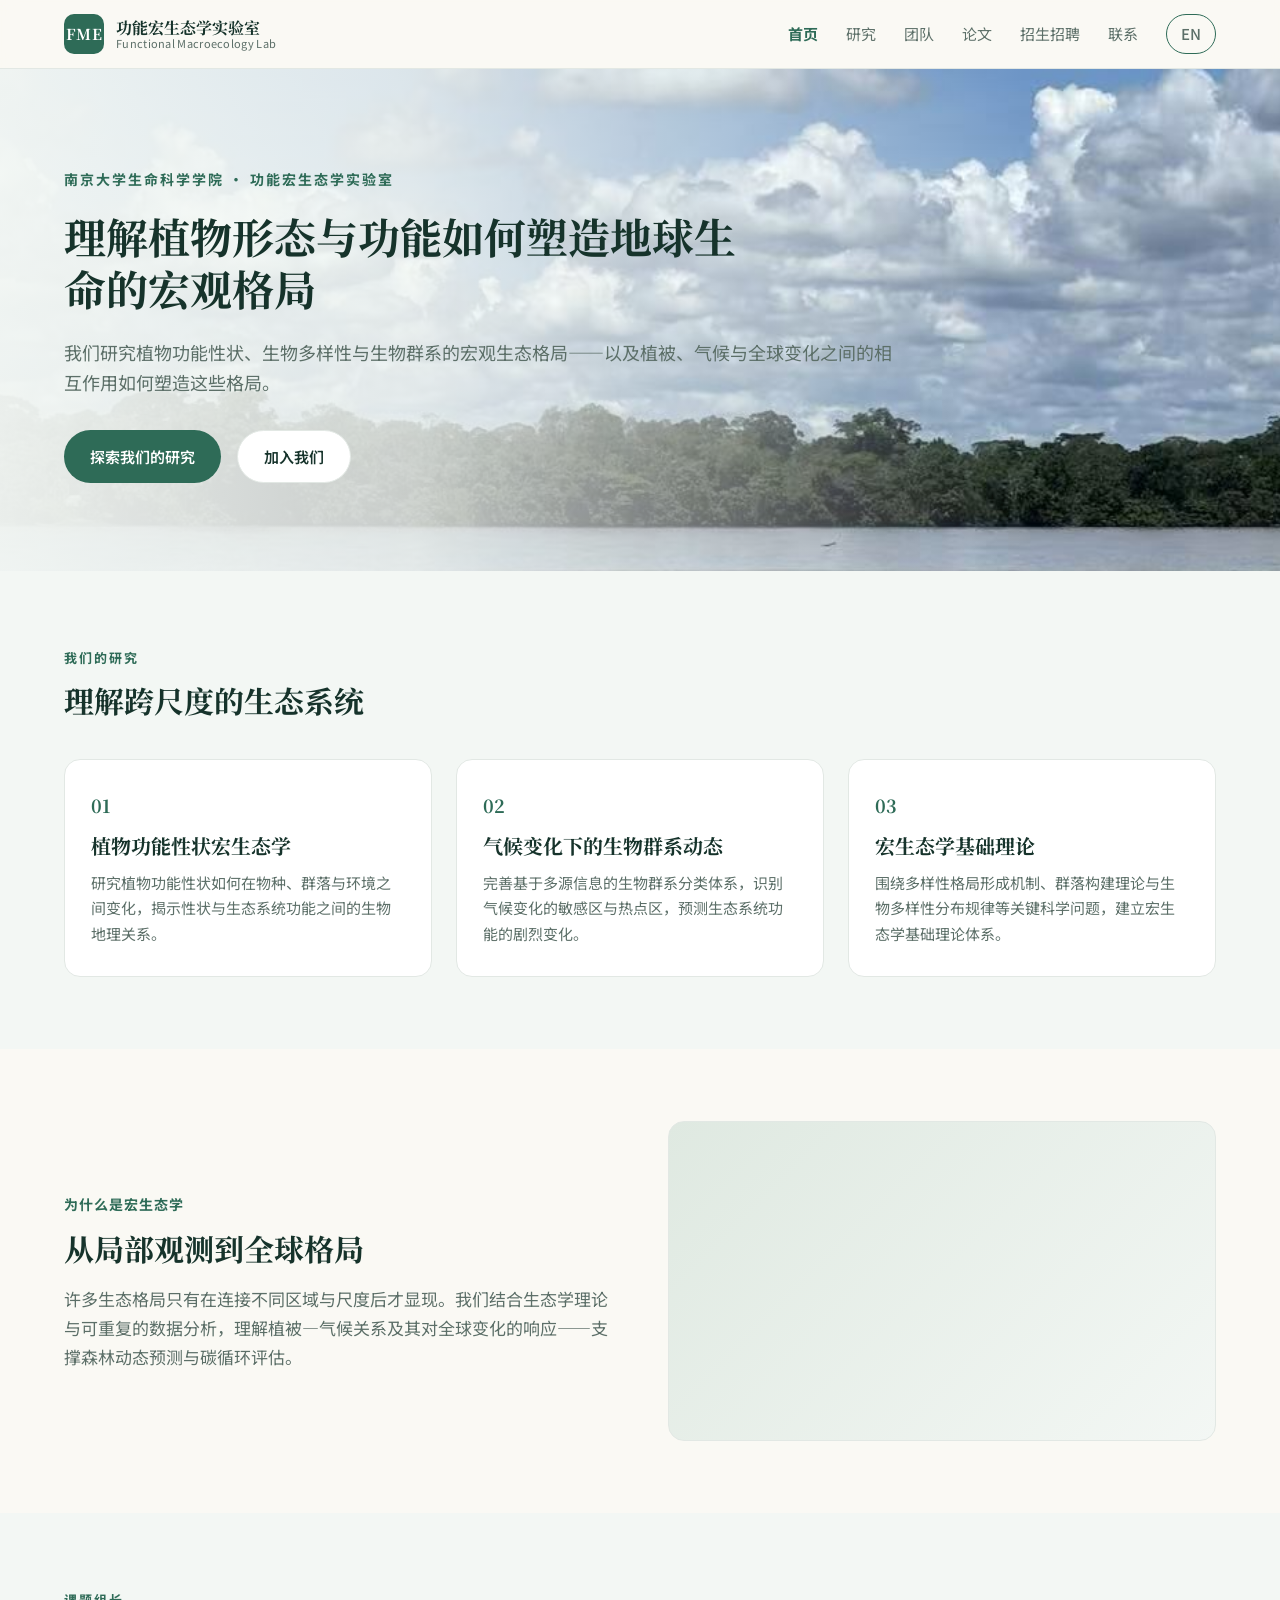
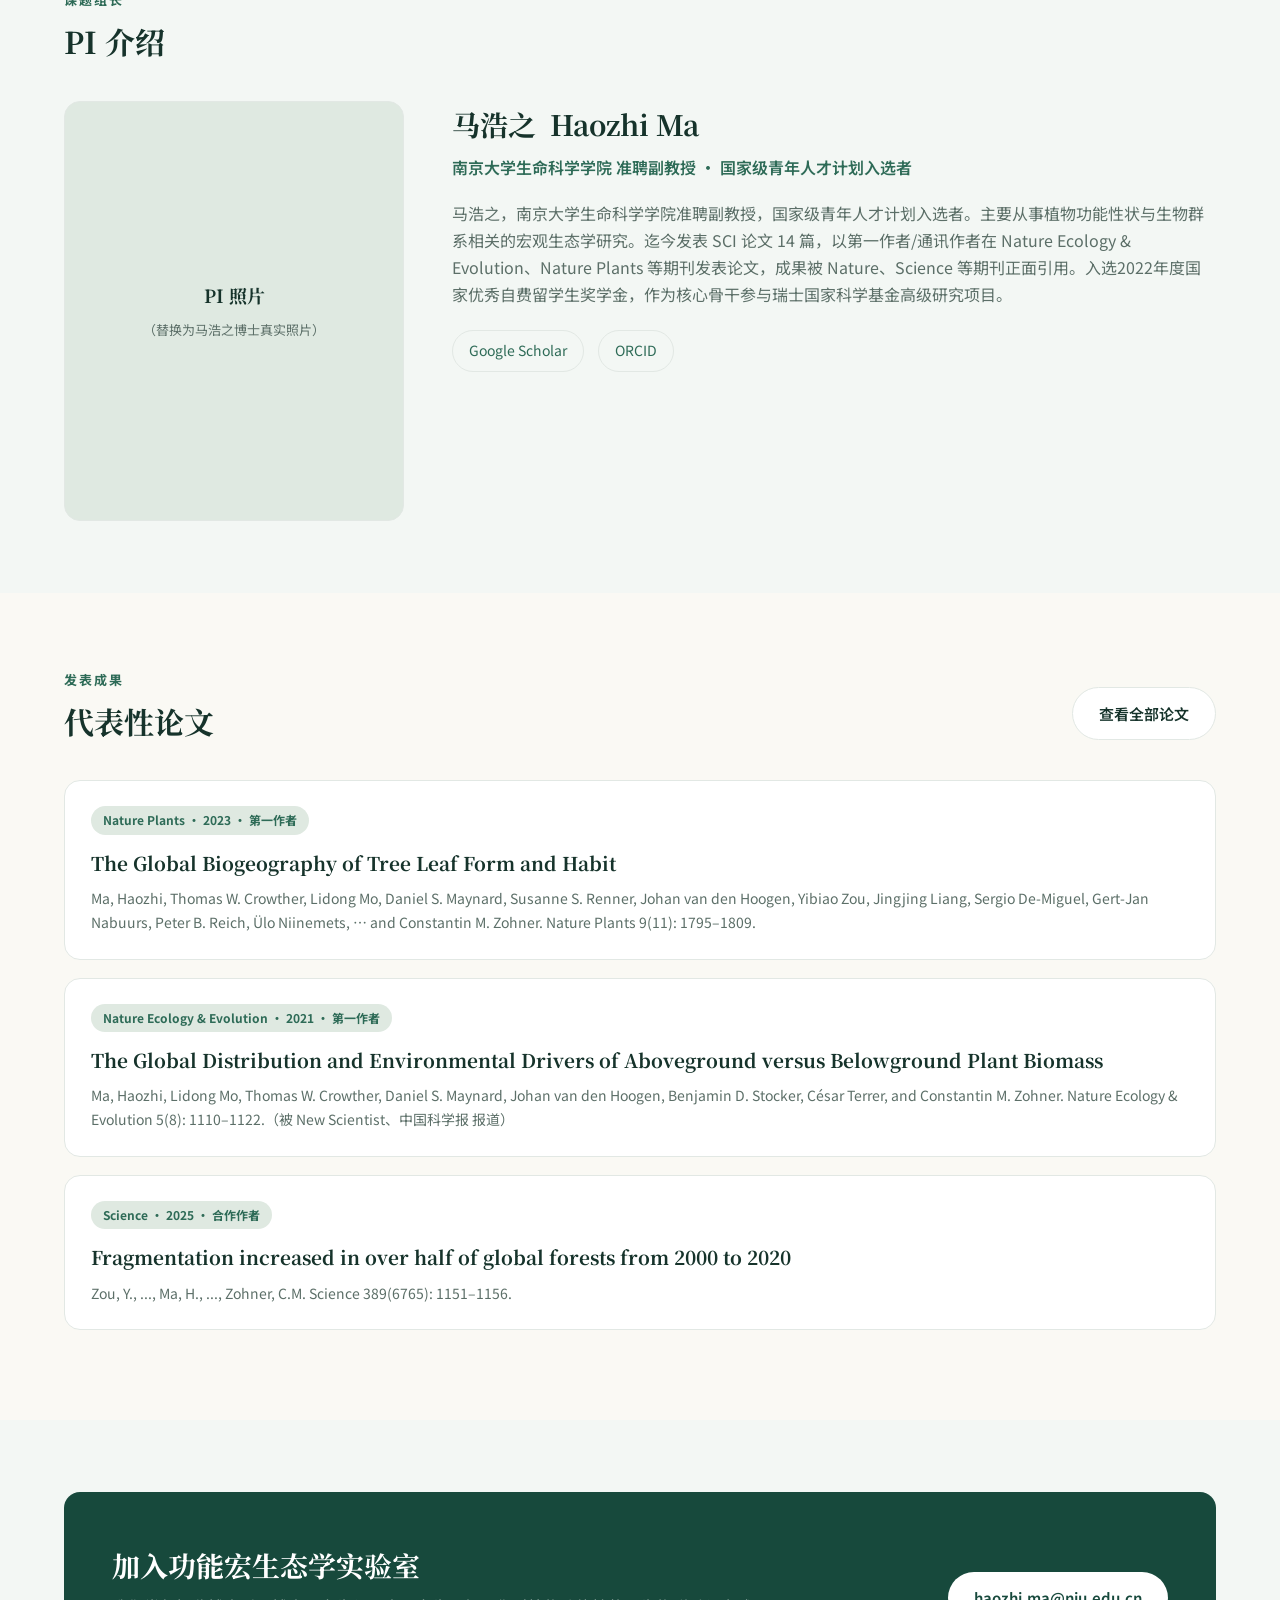
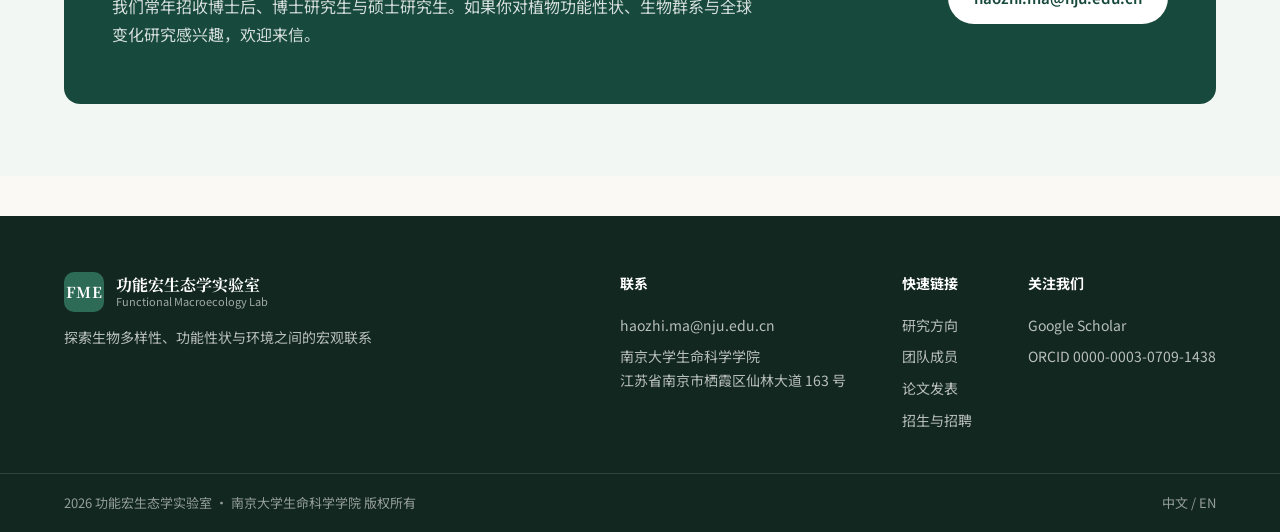
<file: index.html>
<!doctype html>
<html lang="zh-CN">
<head>
  <meta charset="utf-8">
  <meta name="viewport" content="width=device-width, initial-scale=1">
  <title>功能宏生态学实验室 · 南京大学生命科学学院</title>
  <meta name="description" content="功能宏生态学实验室（FME Lab）位于南京大学生命科学学院，研究植物功能性状、生物多样性与生物群系的宏观生态学。">
  <link rel="preconnect" href="https://fonts.googleapis.com">
  <link rel="stylesheet" href="https://fonts.googleapis.com/css2?family=Noto+Serif+SC:wght@600;700&family=Noto+Sans+SC:wght@400;500;700&display=swap">
  <link rel="stylesheet" href="css/styles.css">
</head>
<body>
  <header class="site-header">
    <div class="header-inner">
      <a class="brand" href="index.html">
        <div class="logo-mark">FME</div>
        <div class="brand-name">
          <span class="brand-zh">功能宏生态学实验室</span>
          <span class="brand-en">Functional Macroecology Lab</span>
        </div>
      </a>
      <nav class="nav">
        <a href="index.html" class="active">首页</a>
        <a href="research.html">研究</a>
        <a href="people.html">团队</a>
        <a href="publications.html">论文</a>
        <a href="join.html">招生招聘</a>
        <a href="contact.html">联系</a>
        <a class="lang-switch" href="en/index.html">EN</a>
      </nav>
    </div>
  </header>

  <main>
    <section class="hero">
      <div class="container">
        <span class="hero-eyebrow">南京大学生命科学学院 · 功能宏生态学实验室</span>
        <h1 class="hero-h1">理解植物形态与功能如何塑造地球生命的宏观格局</h1>
        <p class="hero-lead">我们研究植物功能性状、生物多样性与生物群系的宏观生态格局——以及植被、气候与全球变化之间的相互作用如何塑造这些格局。</p>
        <div class="cta-row">
          <a class="btn btn-primary" href="research.html">探索我们的研究</a>
          <a class="btn btn-secondary" href="join.html">加入我们</a>
        </div>
      </div>
    </section>

    <section class="section section--mist">
      <div class="container">
        <div class="section-head">
          <span class="section-eyebrow">我们的研究</span>
          <h2 class="section-h2">理解跨尺度的生态系统</h2>
        </div>
        <div class="grid-3">
          <div class="card">
            <div class="card-num">01</div>
            <h3 class="card-h3">植物功能性状宏生态学</h3>
            <p class="card-body">研究植物功能性状如何在物种、群落与环境之间变化，揭示性状与生态系统功能之间的生物地理关系。</p>
          </div>
          <div class="card">
            <div class="card-num">02</div>
            <h3 class="card-h3">气候变化下的生物群系动态</h3>
            <p class="card-body">完善基于多源信息的生物群系分类体系，识别气候变化的敏感区与热点区，预测生态系统功能的剧烈变化。</p>
          </div>
          <div class="card">
            <div class="card-num">03</div>
            <h3 class="card-h3">宏生态学基础理论</h3>
            <p class="card-body">围绕多样性格局形成机制、群落构建理论与生物多样性分布规律等关键科学问题，建立宏生态学基础理论体系。</p>
          </div>
        </div>
      </div>
    </section>

    <section class="section section--cream">
      <div class="container">
        <div class="split">
          <div>
            <span class="split-eyebrow">为什么是宏生态学</span>
            <h2 class="split-h2">从局部观测到全球格局</h2>
            <p class="split-body">许多生态格局只有在连接不同区域与尺度后才显现。我们结合生态学理论与可重复的数据分析，理解植被—气候关系及其对全球变化的响应——支撑森林动态预测与碳循环评估。</p>
          </div>
          <div class="split-visual"></div>
        </div>
      </div>
    </section>

    <section class="section section--mist">
      <div class="container">
        <div class="section-head">
          <span class="section-eyebrow">课题组长</span>
          <h2 class="section-h2">PI 介绍</h2>
        </div>
        <div class="pi">
          <div class="pi-photo">
            <!-- 替换为马浩之博士真实照片：把下面的两个 span 换成 <img src="assets/pi.jpg" alt="马浩之"> 即可 -->
            <span class="photo-label">PI 照片</span>
            <span class="photo-hint">（替换为马浩之博士真实照片）</span>
          </div>
          <div class="pi-text">
            <div class="pi-name">马浩之&nbsp;&nbsp;Haozhi Ma</div>
            <div class="pi-sub">南京大学生命科学学院 准聘副教授 · 国家级青年人才计划入选者</div>
            <p class="pi-bio">马浩之，南京大学生命科学学院准聘副教授，国家级青年人才计划入选者。主要从事植物功能性状与生物群系相关的宏观生态学研究。迄今发表 SCI 论文 14 篇，以第一作者/通讯作者在 Nature Ecology &amp; Evolution、Nature Plants 等期刊发表论文，成果被 Nature、Science 等期刊正面引用。入选2022年度国家优秀自费留学生奖学金，作为核心骨干参与瑞士国家科学基金高级研究项目。</p>
            <div class="pi-links">
              <a href="https://scholar.google.ch/citations?hl=en&amp;user=D3ysEKcAAAAJ" target="_blank" rel="noopener">Google Scholar</a>
              <a href="https://orcid.org/0000-0003-0709-1438" target="_blank" rel="noopener">ORCID</a>
            </div>
          </div>
        </div>
      </div>
    </section>

    <section class="section section--cream">
      <div class="container">
        <div class="section-head" style="display:flex;justify-content:space-between;align-items:flex-end;flex-wrap:wrap;gap:16px;">
          <div>
            <span class="section-eyebrow">发表成果</span>
            <h2 class="section-h2">代表性论文</h2>
          </div>
          <a class="btn btn-secondary" href="publications.html">查看全部论文</a>
        </div>
        <div class="pub">
          <span class="pub-tag">Nature Plants · 2023 · 第一作者</span>
          <div class="pub-title">The Global Biogeography of Tree Leaf Form and Habit</div>
          <div class="pub-meta">Ma, Haozhi, Thomas W. Crowther, Lidong Mo, Daniel S. Maynard, Susanne S. Renner, Johan van den Hoogen, Yibiao Zou, Jingjing Liang, Sergio De-Miguel, Gert-Jan Nabuurs, Peter B. Reich, Ülo Niinemets, … and Constantin M. Zohner. Nature Plants 9(11): 1795–1809.</div>
        </div>
        <div class="pub">
          <span class="pub-tag">Nature Ecology &amp; Evolution · 2021 · 第一作者</span>
          <div class="pub-title">The Global Distribution and Environmental Drivers of Aboveground versus Belowground Plant Biomass</div>
          <div class="pub-meta">Ma, Haozhi, Lidong Mo, Thomas W. Crowther, Daniel S. Maynard, Johan van den Hoogen, Benjamin D. Stocker, César Terrer, and Constantin M. Zohner. Nature Ecology &amp; Evolution 5(8): 1110–1122.（被 New Scientist、中国科学报 报道）</div>
        </div>
        <div class="pub">
          <span class="pub-tag">Science · 2025 · 合作作者</span>
          <div class="pub-title">Fragmentation increased in over half of global forests from 2000 to 2020</div>
          <div class="pub-meta">Zou, Y., ..., Ma, H., ..., Zohner, C.M. Science 389(6765): 1151–1156.</div>
        </div>
      </div>
    </section>

    <section class="section section--mist">
      <div class="container">
        <div class="join-banner">
          <div>
            <h2>加入功能宏生态学实验室</h2>
            <p>我们常年招收博士后、博士研究生与硕士研究生。如果你对植物功能性状、生物群系与全球变化研究感兴趣，欢迎来信。</p>
          </div>
          <a class="btn btn-primary" href="mailto:haozhi.ma@nju.edu.cn">haozhi.ma@nju.edu.cn</a>
        </div>
      </div>
    </section>
  </main>

  <footer class="site-footer">
    <div class="footer-top">
      <div class="footer-brand">
        <div style="display:flex;align-items:center;gap:12px;">
          <div class="logo-mark">FME</div>
          <div class="footer-brand-name">
            <span class="footer-brand-zh">功能宏生态学实验室</span>
            <span class="footer-brand-en">Functional Macroecology Lab</span>
          </div>
        </div>
        <p class="footer-tagline">探索生物多样性、功能性状与环境之间的宏观联系</p>
      </div>
      <div class="footer-info">
        <div class="footer-col">
          <h4>联系</h4>
          <a href="mailto:haozhi.ma@nju.edu.cn">haozhi.ma@nju.edu.cn</a>
          <p>南京大学生命科学学院<br>江苏省南京市栖霞区仙林大道 163 号</p>
        </div>
        <div class="footer-col">
          <h4>快速链接</h4>
          <a href="research.html">研究方向</a>
          <a href="people.html">团队成员</a>
          <a href="publications.html">论文发表</a>
          <a href="join.html">招生与招聘</a>
        </div>
        <div class="footer-col">
          <h4>关注我们</h4>
          <a href="https://scholar.google.ch/citations?hl=en&amp;user=D3ysEKcAAAAJ" target="_blank" rel="noopener">Google Scholar</a>
          <a href="https://orcid.org/0000-0003-0709-1438" target="_blank" rel="noopener">ORCID 0000-0003-0709-1438</a>
        </div>
      </div>
    </div>
    <div class="footer-bottom">
      <div class="footer-bottom-inner">
        <span>2026 功能宏生态学实验室 · 南京大学生命科学学院 版权所有</span>
        <span>中文 / EN</span>
      </div>
    </div>
  </footer>
</body>
</html>
</file>
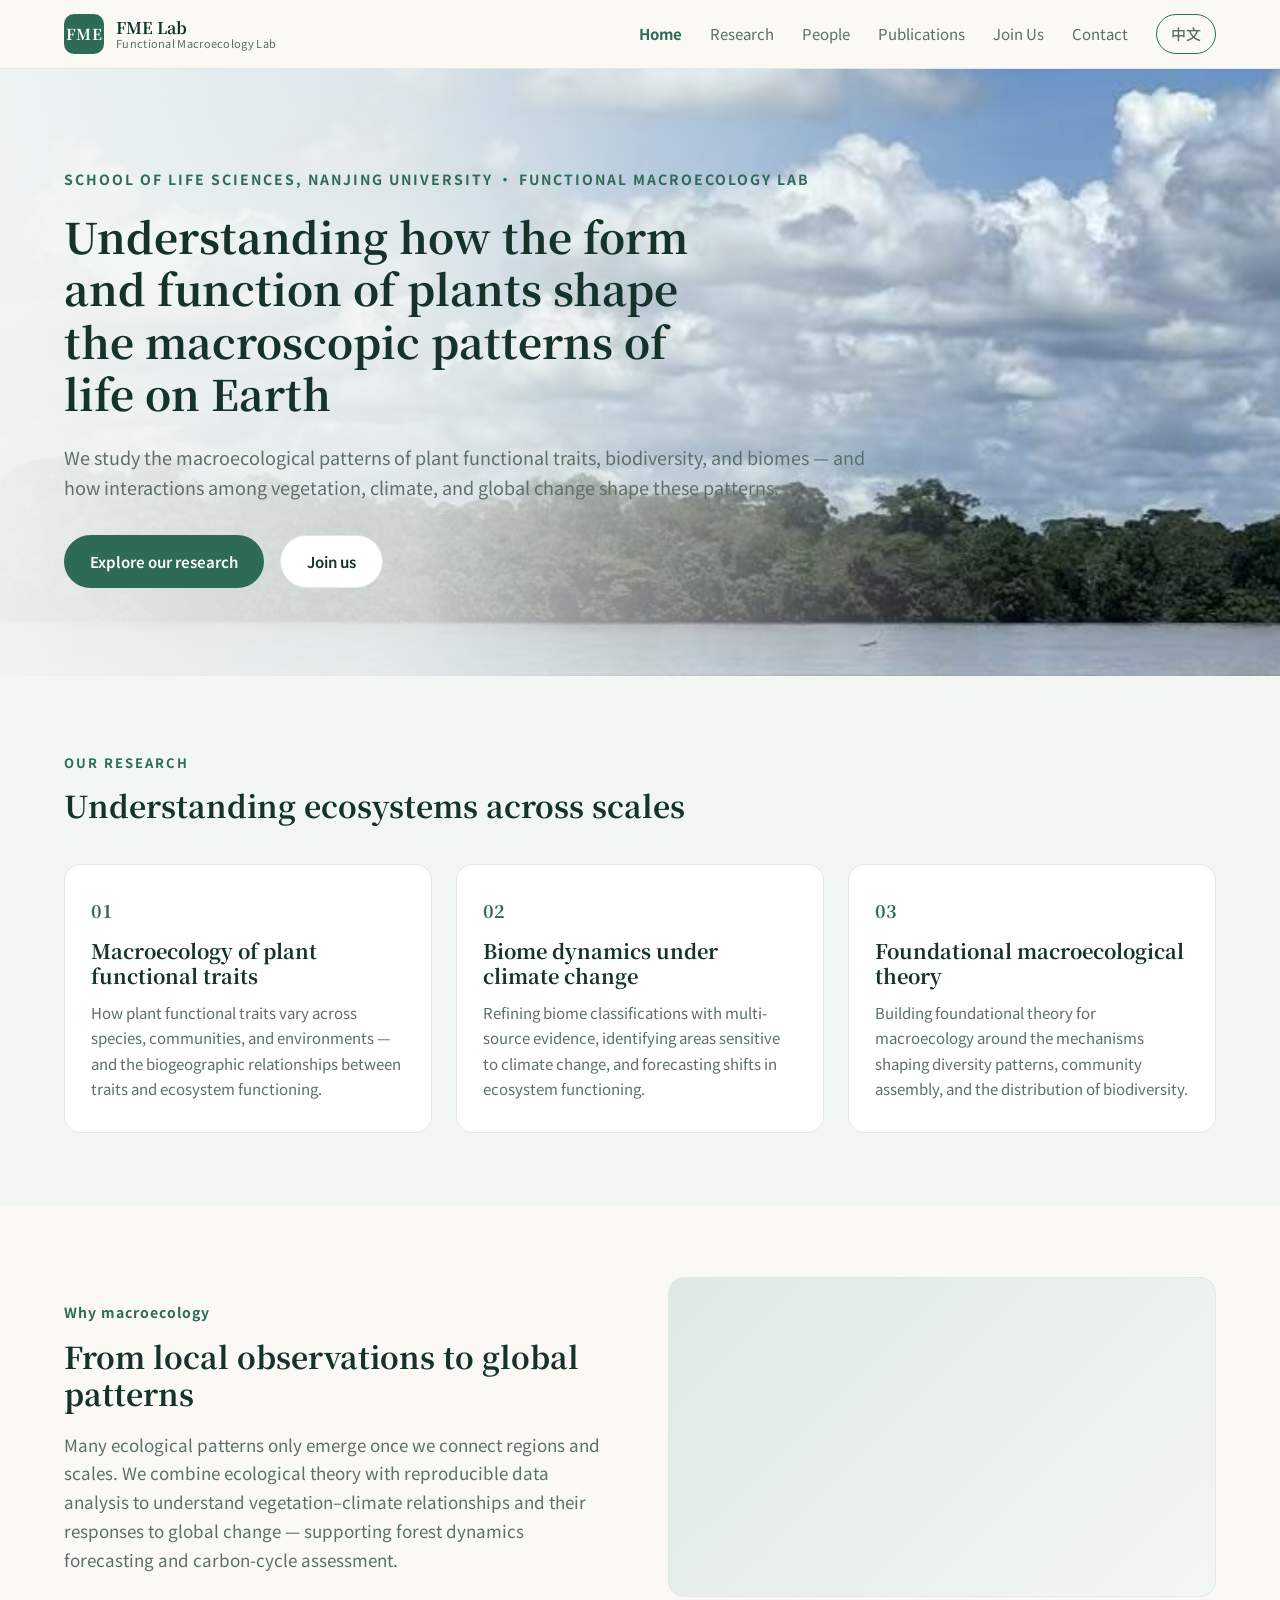
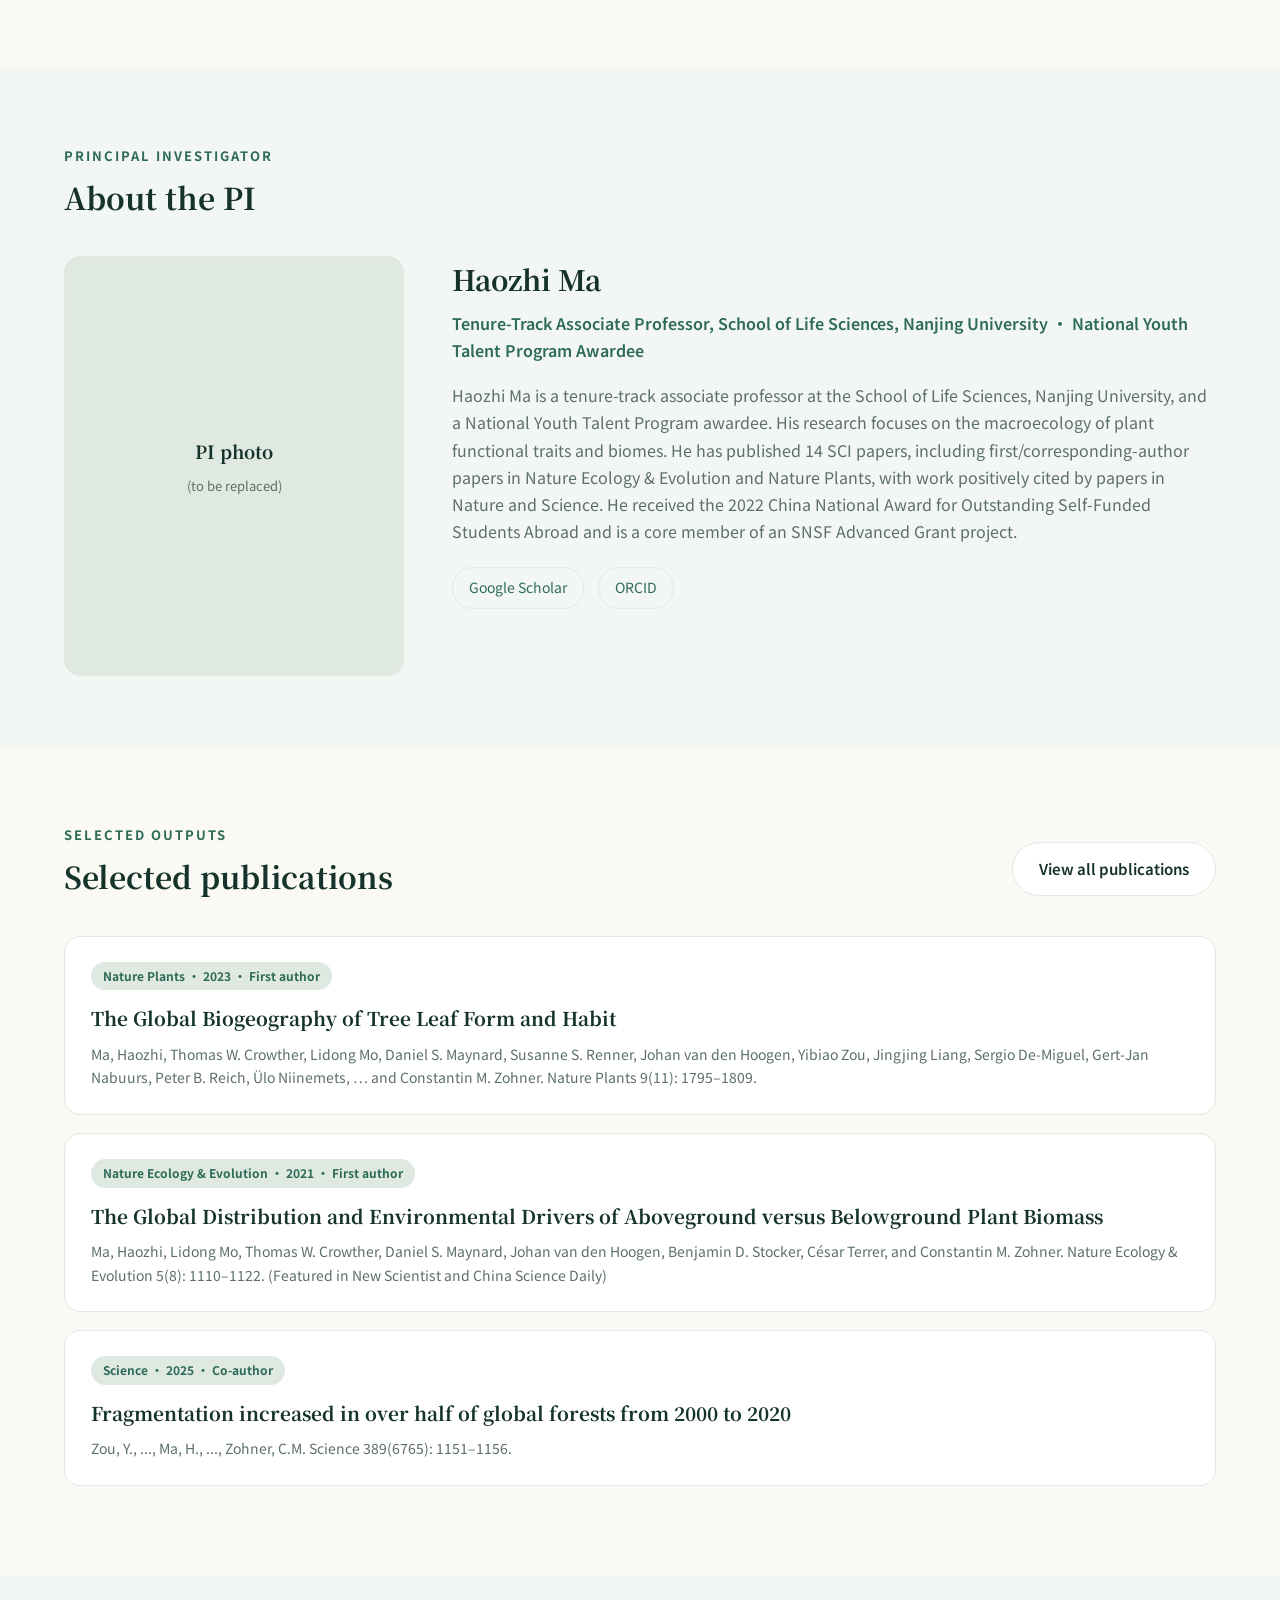
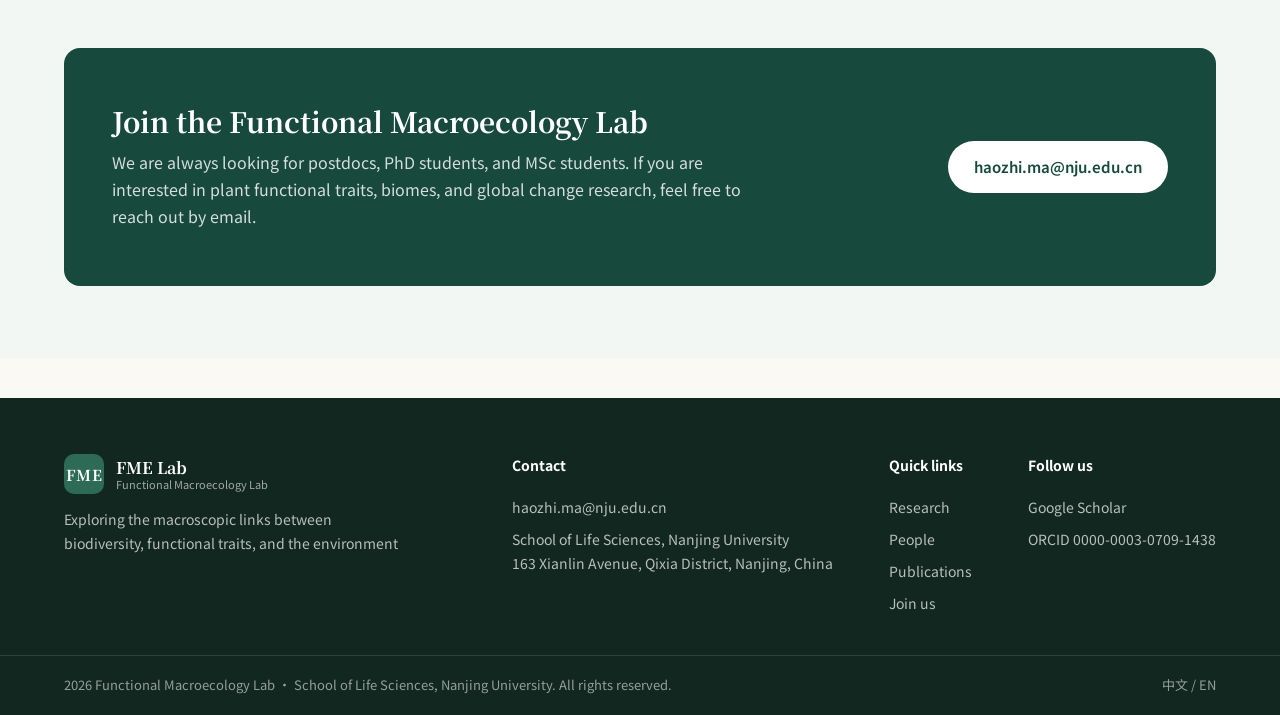
<file: en/index.html>
<!doctype html>
<html lang="en">
<head>
  <meta charset="utf-8">
  <meta name="viewport" content="width=device-width, initial-scale=1">
  <title>Functional Macroecology Lab · Nanjing University</title>
  <meta name="description" content="The Functional Macroecology Lab (FME Lab) at the School of Life Sciences, Nanjing University, studies the macroecology of plant functional traits, biodiversity, and biomes.">
  <link rel="preconnect" href="https://fonts.googleapis.com">
  <link rel="stylesheet" href="https://fonts.googleapis.com/css2?family=Noto+Serif+SC:wght@600;700&family=Noto+Sans+SC:wght@400;500;700&display=swap">
  <link rel="stylesheet" href="../css/styles.css">
</head>
<body>
  <header class="site-header">
    <div class="header-inner">
      <a class="brand" href="index.html">
        <div class="logo-mark">FME</div>
        <div class="brand-name">
          <span class="brand-zh">FME Lab</span>
          <span class="brand-en">Functional Macroecology Lab</span>
        </div>
      </a>
      <nav class="nav">
        <a href="index.html" class="active">Home</a>
        <a href="research.html">Research</a>
        <a href="people.html">People</a>
        <a href="publications.html">Publications</a>
        <a href="join.html">Join Us</a>
        <a href="contact.html">Contact</a>
        <a class="lang-switch" href="../index.html">中文</a>
      </nav>
    </div>
  </header>

  <main>
    <section class="hero">
      <div class="container">
        <span class="hero-eyebrow">School of Life Sciences, Nanjing University · Functional Macroecology Lab</span>
        <h1 class="hero-h1">Understanding how the form and function of plants shape the macroscopic patterns of life on Earth</h1>
        <p class="hero-lead">We study the macroecological patterns of plant functional traits, biodiversity, and biomes — and how interactions among vegetation, climate, and global change shape these patterns.</p>
        <div class="cta-row">
          <a class="btn btn-primary" href="research.html">Explore our research</a>
          <a class="btn btn-secondary" href="join.html">Join us</a>
        </div>
      </div>
    </section>

    <section class="section section--mist">
      <div class="container">
        <div class="section-head">
          <span class="section-eyebrow">Our research</span>
          <h2 class="section-h2">Understanding ecosystems across scales</h2>
        </div>
        <div class="grid-3">
          <div class="card">
            <div class="card-num">01</div>
            <h3 class="card-h3">Macroecology of plant functional traits</h3>
            <p class="card-body">How plant functional traits vary across species, communities, and environments — and the biogeographic relationships between traits and ecosystem functioning.</p>
          </div>
          <div class="card">
            <div class="card-num">02</div>
            <h3 class="card-h3">Biome dynamics under climate change</h3>
            <p class="card-body">Refining biome classifications with multi-source evidence, identifying areas sensitive to climate change, and forecasting shifts in ecosystem functioning.</p>
          </div>
          <div class="card">
            <div class="card-num">03</div>
            <h3 class="card-h3">Foundational macroecological theory</h3>
            <p class="card-body">Building foundational theory for macroecology around the mechanisms shaping diversity patterns, community assembly, and the distribution of biodiversity.</p>
          </div>
        </div>
      </div>
    </section>

    <section class="section section--cream">
      <div class="container">
        <div class="split">
          <div>
            <span class="split-eyebrow">Why macroecology</span>
            <h2 class="split-h2">From local observations to global patterns</h2>
            <p class="split-body">Many ecological patterns only emerge once we connect regions and scales. We combine ecological theory with reproducible data analysis to understand vegetation–climate relationships and their responses to global change — supporting forest dynamics forecasting and carbon-cycle assessment.</p>
          </div>
          <div class="split-visual"></div>
        </div>
      </div>
    </section>

    <section class="section section--mist">
      <div class="container">
        <div class="section-head">
          <span class="section-eyebrow">Principal Investigator</span>
          <h2 class="section-h2">About the PI</h2>
        </div>
        <div class="pi">
          <div class="pi-photo">
            <!-- Replace with the PI's real photo: swap the two spans below for <img src="../assets/pi.jpg" alt="Haozhi Ma"> -->
            <span class="photo-label">PI photo</span>
            <span class="photo-hint">(to be replaced)</span>
          </div>
          <div class="pi-text">
            <div class="pi-name">Haozhi Ma</div>
            <div class="pi-sub">Tenure-Track Associate Professor, School of Life Sciences, Nanjing University · National Youth Talent Program Awardee</div>
            <p class="pi-bio">Haozhi Ma is a tenure-track associate professor at the School of Life Sciences, Nanjing University, and a National Youth Talent Program awardee. His research focuses on the macroecology of plant functional traits and biomes. He has published 14 SCI papers, including first/corresponding-author papers in Nature Ecology &amp; Evolution and Nature Plants, with work positively cited by papers in Nature and Science. He received the 2022 China National Award for Outstanding Self-Funded Students Abroad and is a core member of an SNSF Advanced Grant project.</p>
            <div class="pi-links">
              <a href="https://scholar.google.ch/citations?hl=en&amp;user=D3ysEKcAAAAJ" target="_blank" rel="noopener">Google Scholar</a>
              <a href="https://orcid.org/0000-0003-0709-1438" target="_blank" rel="noopener">ORCID</a>
            </div>
          </div>
        </div>
      </div>
    </section>

    <section class="section section--cream">
      <div class="container">
        <div class="section-head" style="display:flex;justify-content:space-between;align-items:flex-end;flex-wrap:wrap;gap:16px;">
          <div>
            <span class="section-eyebrow">Selected outputs</span>
            <h2 class="section-h2">Selected publications</h2>
          </div>
          <a class="btn btn-secondary" href="publications.html">View all publications</a>
        </div>
        <div class="pub">
          <span class="pub-tag">Nature Plants · 2023 · First author</span>
          <div class="pub-title">The Global Biogeography of Tree Leaf Form and Habit</div>
          <div class="pub-meta">Ma, Haozhi, Thomas W. Crowther, Lidong Mo, Daniel S. Maynard, Susanne S. Renner, Johan van den Hoogen, Yibiao Zou, Jingjing Liang, Sergio De-Miguel, Gert-Jan Nabuurs, Peter B. Reich, Ülo Niinemets, … and Constantin M. Zohner. Nature Plants 9(11): 1795–1809.</div>
        </div>
        <div class="pub">
          <span class="pub-tag">Nature Ecology &amp; Evolution · 2021 · First author</span>
          <div class="pub-title">The Global Distribution and Environmental Drivers of Aboveground versus Belowground Plant Biomass</div>
          <div class="pub-meta">Ma, Haozhi, Lidong Mo, Thomas W. Crowther, Daniel S. Maynard, Johan van den Hoogen, Benjamin D. Stocker, César Terrer, and Constantin M. Zohner. Nature Ecology &amp; Evolution 5(8): 1110–1122. (Featured in New Scientist and China Science Daily)</div>
        </div>
        <div class="pub">
          <span class="pub-tag">Science · 2025 · Co-author</span>
          <div class="pub-title">Fragmentation increased in over half of global forests from 2000 to 2020</div>
          <div class="pub-meta">Zou, Y., ..., Ma, H., ..., Zohner, C.M. Science 389(6765): 1151–1156.</div>
        </div>
      </div>
    </section>

    <section class="section section--mist">
      <div class="container">
        <div class="join-banner">
          <div>
            <h2>Join the Functional Macroecology Lab</h2>
            <p>We are always looking for postdocs, PhD students, and MSc students. If you are interested in plant functional traits, biomes, and global change research, feel free to reach out by email.</p>
          </div>
          <a class="btn btn-primary" href="mailto:haozhi.ma@nju.edu.cn">haozhi.ma@nju.edu.cn</a>
        </div>
      </div>
    </section>
  </main>

  <footer class="site-footer">
    <div class="footer-top">
      <div class="footer-brand">
        <div style="display:flex;align-items:center;gap:12px;">
          <div class="logo-mark">FME</div>
          <div class="footer-brand-name">
            <span class="footer-brand-zh">FME Lab</span>
            <span class="footer-brand-en">Functional Macroecology Lab</span>
          </div>
        </div>
        <p class="footer-tagline">Exploring the macroscopic links between biodiversity, functional traits, and the environment</p>
      </div>
      <div class="footer-info">
        <div class="footer-col">
          <h4>Contact</h4>
          <a href="mailto:haozhi.ma@nju.edu.cn">haozhi.ma@nju.edu.cn</a>
          <p>School of Life Sciences, Nanjing University<br>163 Xianlin Avenue, Qixia District, Nanjing, China</p>
        </div>
        <div class="footer-col">
          <h4>Quick links</h4>
          <a href="research.html">Research</a>
          <a href="people.html">People</a>
          <a href="publications.html">Publications</a>
          <a href="join.html">Join us</a>
        </div>
        <div class="footer-col">
          <h4>Follow us</h4>
          <a href="https://scholar.google.ch/citations?hl=en&amp;user=D3ysEKcAAAAJ" target="_blank" rel="noopener">Google Scholar</a>
          <a href="https://orcid.org/0000-0003-0709-1438" target="_blank" rel="noopener">ORCID 0000-0003-0709-1438</a>
        </div>
      </div>
    </div>
    <div class="footer-bottom">
      <div class="footer-bottom-inner">
        <span>2026 Functional Macroecology Lab · School of Life Sciences, Nanjing University. All rights reserved.</span>
        <span>中文 / EN</span>
      </div>
    </div>
  </footer>
</body>
</html>
</file>
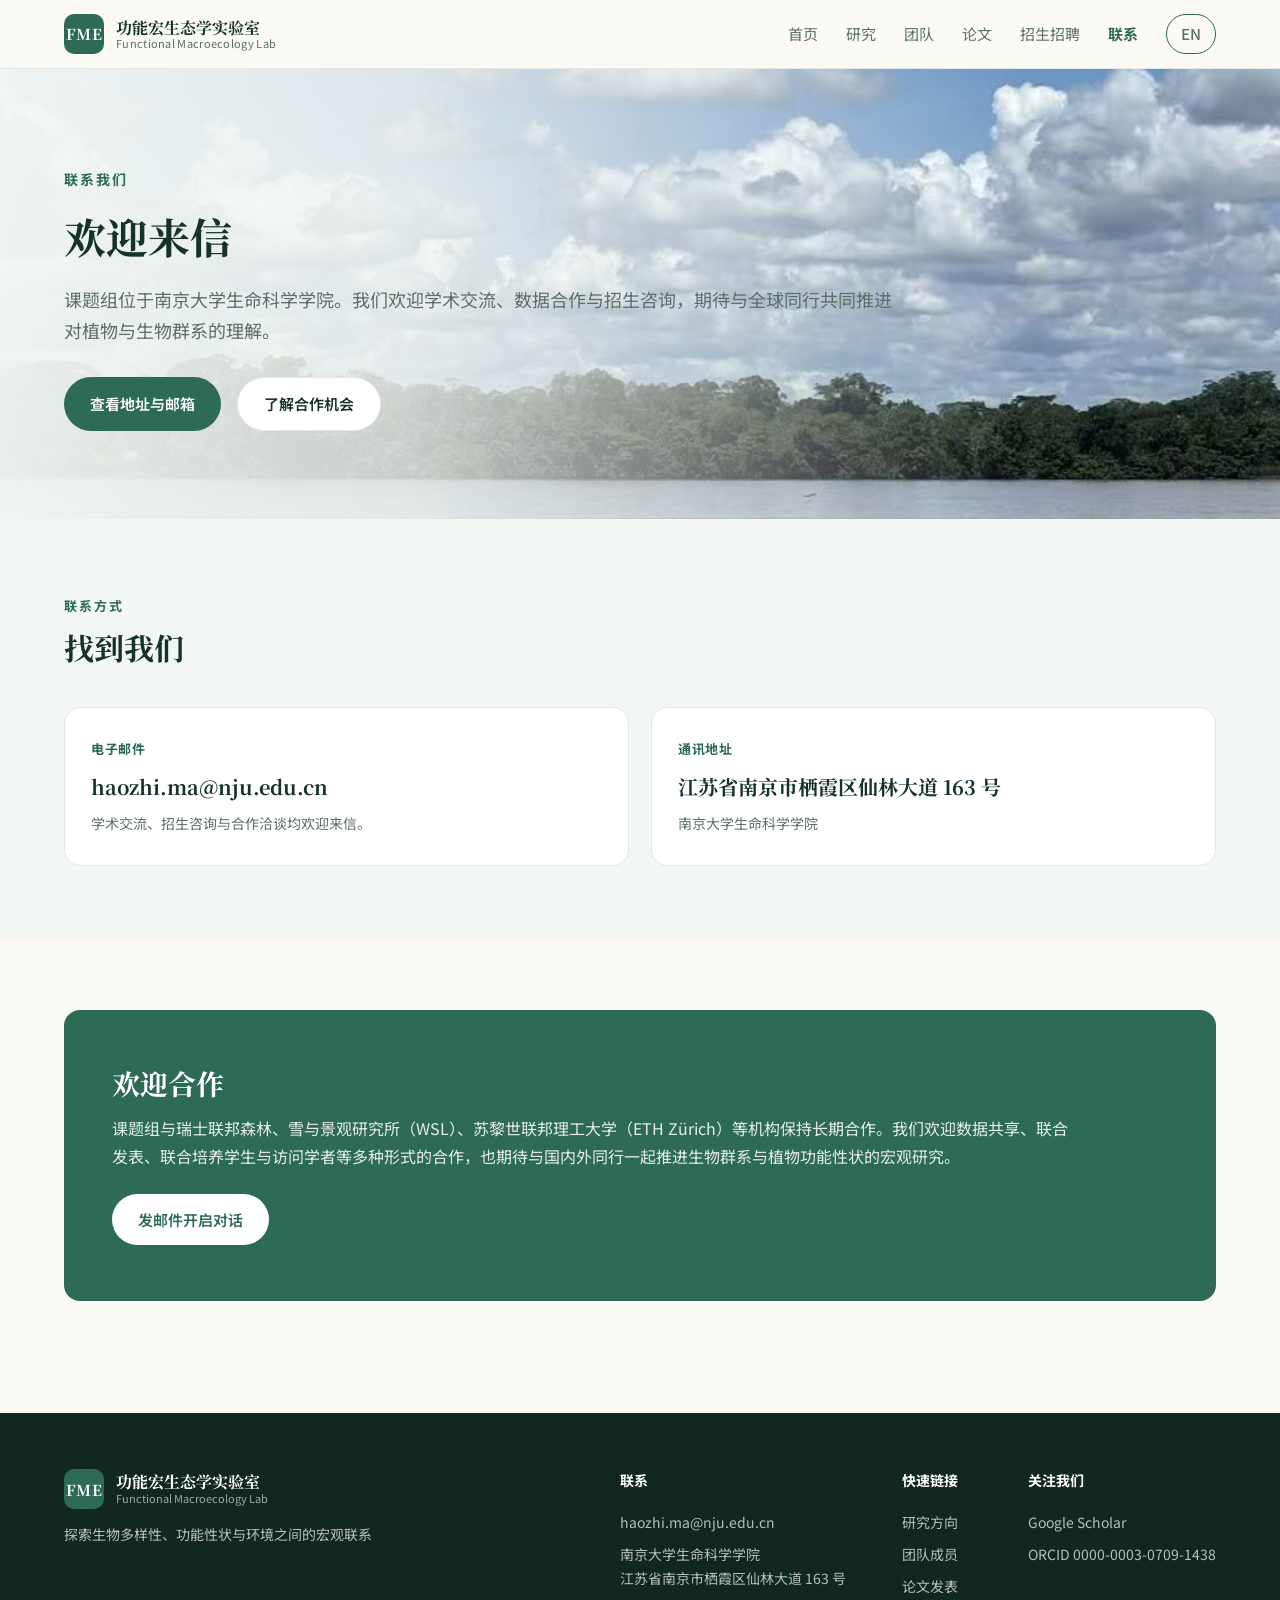
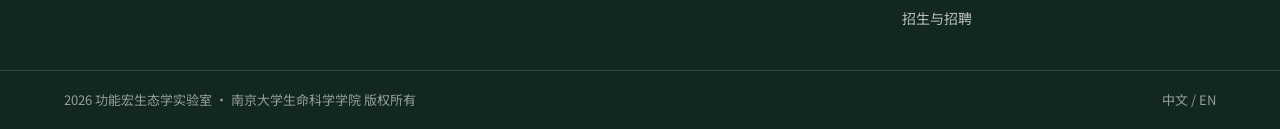
<file: contact.html>
<!doctype html>
<html lang="zh-CN">
<head>
  <meta charset="utf-8">
  <meta name="viewport" content="width=device-width, initial-scale=1">
  <title>联系 · 功能宏生态学实验室</title>
  <meta name="description" content="联系功能宏生态学实验室：电子邮件与通讯地址，欢迎学术交流、数据合作与招生咨询。">
  <link rel="preconnect" href="https://fonts.googleapis.com">
  <link rel="stylesheet" href="https://fonts.googleapis.com/css2?family=Noto+Serif+SC:wght@600;700&family=Noto+Sans+SC:wght@400;500;700&display=swap">
  <link rel="stylesheet" href="css/styles.css">
</head>
<body>
  <header class="site-header">
    <div class="header-inner">
      <a class="brand" href="index.html">
        <div class="logo-mark">FME</div>
        <div class="brand-name">
          <span class="brand-zh">功能宏生态学实验室</span>
          <span class="brand-en">Functional Macroecology Lab</span>
        </div>
      </a>
      <nav class="nav">
        <a href="index.html">首页</a>
        <a href="research.html">研究</a>
        <a href="people.html">团队</a>
        <a href="publications.html">论文</a>
        <a href="join.html">招生招聘</a>
        <a href="contact.html" class="active">联系</a>
        <a class="lang-switch" href="en/contact.html">EN</a>
      </nav>
    </div>
  </header>

  <main>
    <section class="hero">
      <div class="container">
        <span class="hero-eyebrow">联系我们</span>
        <h1 class="hero-h1">欢迎来信</h1>
        <p class="hero-lead">课题组位于南京大学生命科学学院。我们欢迎学术交流、数据合作与招生咨询，期待与全球同行共同推进对植物与生物群系的理解。</p>
        <div class="cta-row">
          <a class="btn btn-primary" href="#contact">查看地址与邮箱</a>
          <a class="btn btn-secondary" href="#collab">了解合作机会</a>
        </div>
      </div>
    </section>

    <section class="section section--mist" id="contact">
      <div class="container">
        <div class="section-head">
          <span class="section-eyebrow">联系方式</span>
          <h2 class="section-h2">找到我们</h2>
        </div>
        <div class="contact-grid">
          <div class="contact-card">
            <div class="contact-label">电子邮件</div>
            <div class="contact-value">haozhi.ma@nju.edu.cn</div>
            <div class="contact-note">学术交流、招生咨询与合作洽谈均欢迎来信。</div>
          </div>
          <div class="contact-card">
            <div class="contact-label">通讯地址</div>
            <div class="contact-value">江苏省南京市栖霞区仙林大道 163 号</div>
            <div class="contact-note">南京大学生命科学学院</div>
          </div>
        </div>
      </div>
    </section>

    <section class="section section--cream" id="collab">
      <div class="container">
        <div class="collab">
          <h2>欢迎合作</h2>
          <p>课题组与瑞士联邦森林、雪与景观研究所（WSL）、苏黎世联邦理工大学（ETH Zürich）等机构保持长期合作。我们欢迎数据共享、联合发表、联合培养学生与访问学者等多种形式的合作，也期待与国内外同行一起推进生物群系与植物功能性状的宏观研究。</p>
          <a class="btn btn-primary" href="mailto:haozhi.ma@nju.edu.cn">发邮件开启对话</a>
        </div>
      </div>
    </section>
  </main>

  <footer class="site-footer">
    <div class="footer-top">
      <div class="footer-brand">
        <div style="display:flex;align-items:center;gap:12px;">
          <div class="logo-mark">FME</div>
          <div class="footer-brand-name">
            <span class="footer-brand-zh">功能宏生态学实验室</span>
            <span class="footer-brand-en">Functional Macroecology Lab</span>
          </div>
        </div>
        <p class="footer-tagline">探索生物多样性、功能性状与环境之间的宏观联系</p>
      </div>
      <div class="footer-info">
        <div class="footer-col">
          <h4>联系</h4>
          <a href="mailto:haozhi.ma@nju.edu.cn">haozhi.ma@nju.edu.cn</a>
          <p>南京大学生命科学学院<br>江苏省南京市栖霞区仙林大道 163 号</p>
        </div>
        <div class="footer-col">
          <h4>快速链接</h4>
          <a href="research.html">研究方向</a>
          <a href="people.html">团队成员</a>
          <a href="publications.html">论文发表</a>
          <a href="join.html">招生与招聘</a>
        </div>
        <div class="footer-col">
          <h4>关注我们</h4>
          <a href="https://scholar.google.ch/citations?hl=en&amp;user=D3ysEKcAAAAJ" target="_blank" rel="noopener">Google Scholar</a>
          <a href="https://orcid.org/0000-0003-0709-1438" target="_blank" rel="noopener">ORCID 0000-0003-0709-1438</a>
        </div>
      </div>
    </div>
    <div class="footer-bottom">
      <div class="footer-bottom-inner">
        <span>2026 功能宏生态学实验室 · 南京大学生命科学学院 版权所有</span>
        <span>中文 / EN</span>
      </div>
    </div>
  </footer>
</body>
</html>
</file>
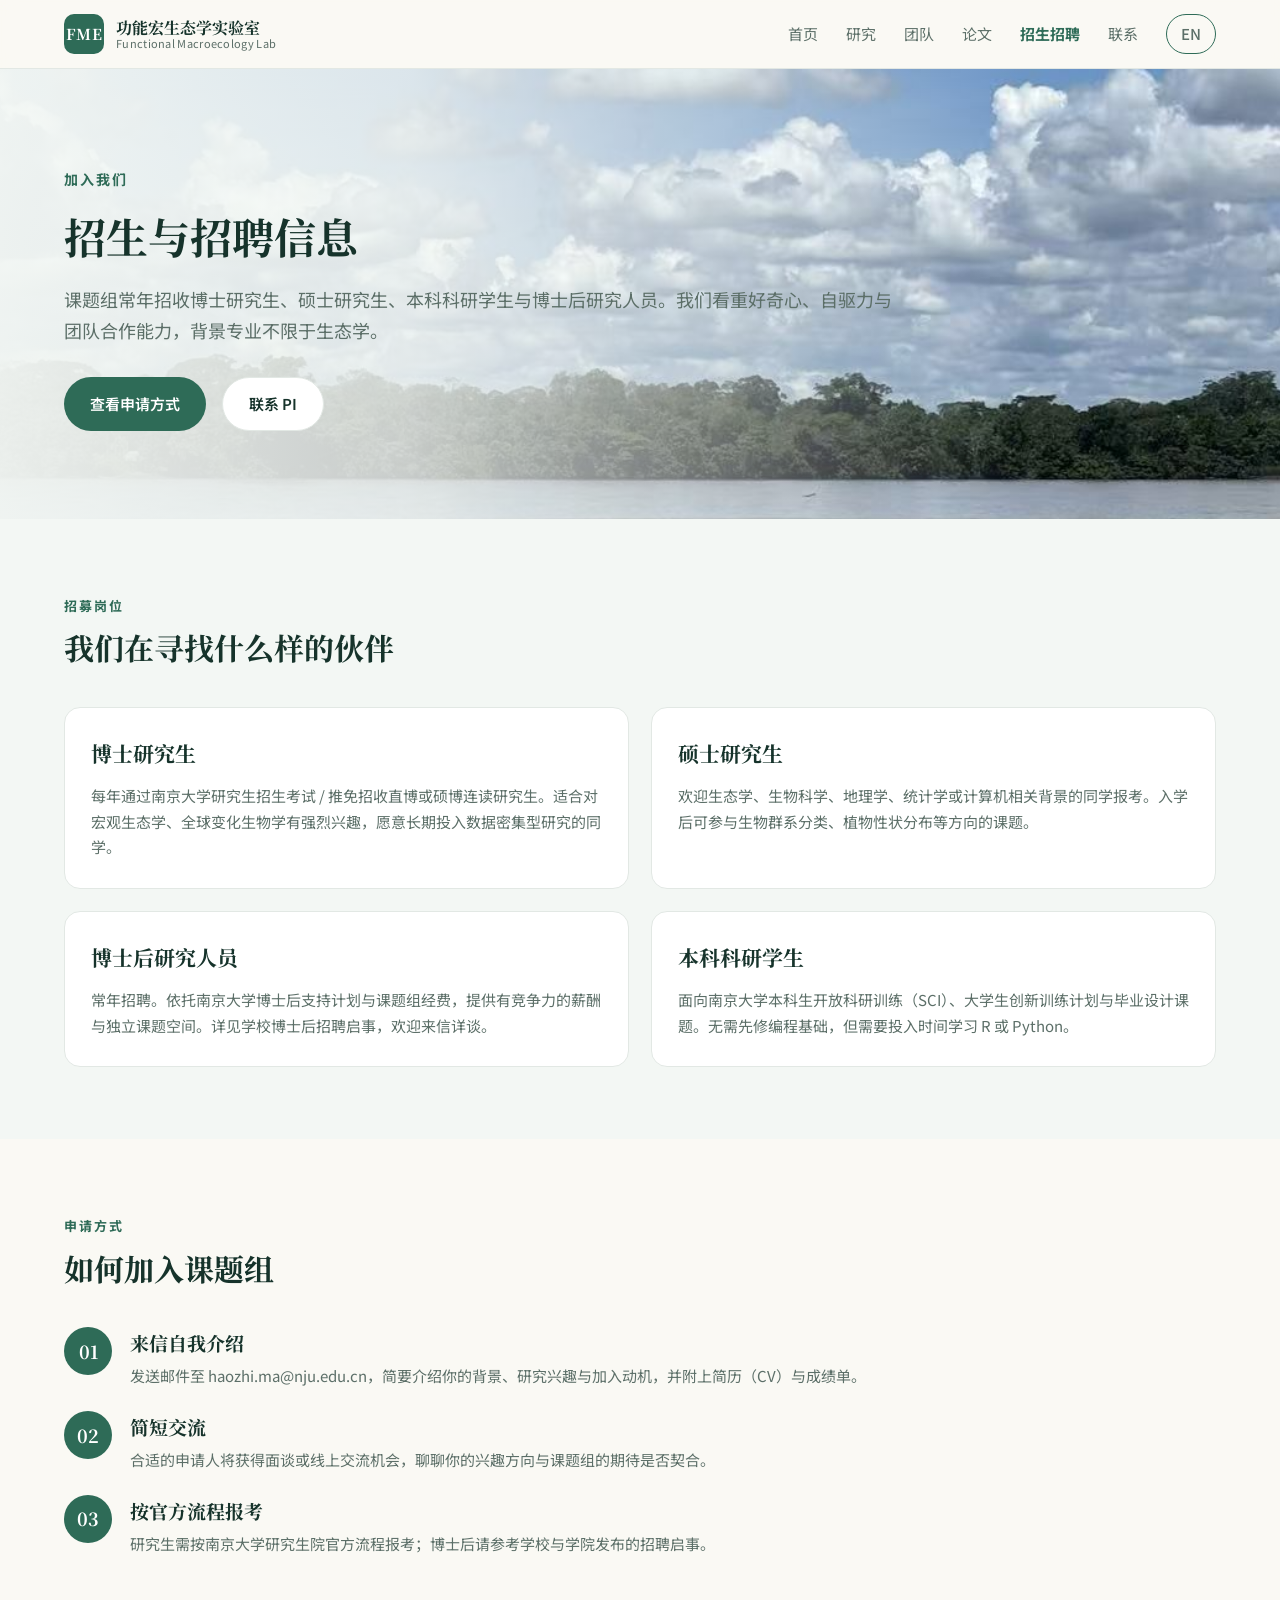
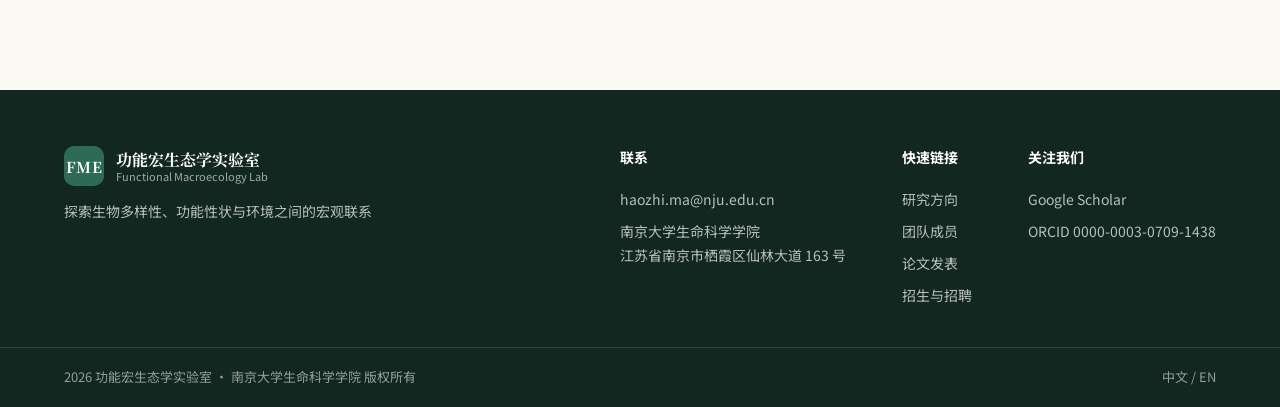
<file: join.html>
<!doctype html>
<html lang="zh-CN">
<head>
  <meta charset="utf-8">
  <meta name="viewport" content="width=device-width, initial-scale=1">
  <title>招生招聘 · 功能宏生态学实验室</title>
  <meta name="description" content="功能宏生态学实验室常年招收博士研究生、硕士研究生、本科科研学生与博士后研究人员。">
  <link rel="preconnect" href="https://fonts.googleapis.com">
  <link rel="stylesheet" href="https://fonts.googleapis.com/css2?family=Noto+Serif+SC:wght@600;700&family=Noto+Sans+SC:wght@400;500;700&display=swap">
  <link rel="stylesheet" href="css/styles.css">
</head>
<body>
  <header class="site-header">
    <div class="header-inner">
      <a class="brand" href="index.html">
        <div class="logo-mark">FME</div>
        <div class="brand-name">
          <span class="brand-zh">功能宏生态学实验室</span>
          <span class="brand-en">Functional Macroecology Lab</span>
        </div>
      </a>
      <nav class="nav">
        <a href="index.html">首页</a>
        <a href="research.html">研究</a>
        <a href="people.html">团队</a>
        <a href="publications.html">论文</a>
        <a href="join.html" class="active">招生招聘</a>
        <a href="contact.html">联系</a>
        <a class="lang-switch" href="en/join.html">EN</a>
      </nav>
    </div>
  </header>

  <main>
    <section class="hero">
      <div class="container">
        <span class="hero-eyebrow">加入我们</span>
        <h1 class="hero-h1">招生与招聘信息</h1>
        <p class="hero-lead">课题组常年招收博士研究生、硕士研究生、本科科研学生与博士后研究人员。我们看重好奇心、自驱力与团队合作能力，背景专业不限于生态学。</p>
        <div class="cta-row">
          <a class="btn btn-primary" href="#apply">查看申请方式</a>
          <a class="btn btn-secondary" href="contact.html">联系 PI</a>
        </div>
      </div>
    </section>

    <section class="section section--mist">
      <div class="container">
        <div class="section-head">
          <span class="section-eyebrow">招募岗位</span>
          <h2 class="section-h2">我们在寻找什么样的伙伴</h2>
        </div>
        <div class="pos-grid">
          <div class="pos-card">
            <div class="pos-role">博士研究生</div>
            <p class="pos-desc">每年通过南京大学研究生招生考试 / 推免招收直博或硕博连读研究生。适合对宏观生态学、全球变化生物学有强烈兴趣，愿意长期投入数据密集型研究的同学。</p>
          </div>
          <div class="pos-card">
            <div class="pos-role">硕士研究生</div>
            <p class="pos-desc">欢迎生态学、生物科学、地理学、统计学或计算机相关背景的同学报考。入学后可参与生物群系分类、植物性状分布等方向的课题。</p>
          </div>
          <div class="pos-card">
            <div class="pos-role">博士后研究人员</div>
            <p class="pos-desc">常年招聘。依托南京大学博士后支持计划与课题组经费，提供有竞争力的薪酬与独立课题空间。详见学校博士后招聘启事，欢迎来信详谈。</p>
          </div>
          <div class="pos-card">
            <div class="pos-role">本科科研学生</div>
            <p class="pos-desc">面向南京大学本科生开放科研训练（SCI）、大学生创新训练计划与毕业设计课题。无需先修编程基础，但需要投入时间学习 R 或 Python。</p>
          </div>
        </div>
      </div>
    </section>

    <section class="section section--cream" id="apply">
      <div class="container">
        <div class="section-head">
          <span class="section-eyebrow">申请方式</span>
          <h2 class="section-h2">如何加入课题组</h2>
        </div>
        <div class="apply-step">
          <div class="apply-num">01</div>
          <div>
            <div class="apply-title">来信自我介绍</div>
            <div class="apply-desc">发送邮件至 haozhi.ma@nju.edu.cn，简要介绍你的背景、研究兴趣与加入动机，并附上简历（CV）与成绩单。</div>
          </div>
        </div>
        <div class="apply-step">
          <div class="apply-num">02</div>
          <div>
            <div class="apply-title">简短交流</div>
            <div class="apply-desc">合适的申请人将获得面谈或线上交流机会，聊聊你的兴趣方向与课题组的期待是否契合。</div>
          </div>
        </div>
        <div class="apply-step">
          <div class="apply-num">03</div>
          <div>
            <div class="apply-title">按官方流程报考</div>
            <div class="apply-desc">研究生需按南京大学研究生院官方流程报考；博士后请参考学校与学院发布的招聘启事。</div>
          </div>
        </div>
      </div>
    </section>
  </main>

  <footer class="site-footer">
    <div class="footer-top">
      <div class="footer-brand">
        <div style="display:flex;align-items:center;gap:12px;">
          <div class="logo-mark">FME</div>
          <div class="footer-brand-name">
            <span class="footer-brand-zh">功能宏生态学实验室</span>
            <span class="footer-brand-en">Functional Macroecology Lab</span>
          </div>
        </div>
        <p class="footer-tagline">探索生物多样性、功能性状与环境之间的宏观联系</p>
      </div>
      <div class="footer-info">
        <div class="footer-col">
          <h4>联系</h4>
          <a href="mailto:haozhi.ma@nju.edu.cn">haozhi.ma@nju.edu.cn</a>
          <p>南京大学生命科学学院<br>江苏省南京市栖霞区仙林大道 163 号</p>
        </div>
        <div class="footer-col">
          <h4>快速链接</h4>
          <a href="research.html">研究方向</a>
          <a href="people.html">团队成员</a>
          <a href="publications.html">论文发表</a>
          <a href="join.html">招生与招聘</a>
        </div>
        <div class="footer-col">
          <h4>关注我们</h4>
          <a href="https://scholar.google.ch/citations?hl=en&amp;user=D3ysEKcAAAAJ" target="_blank" rel="noopener">Google Scholar</a>
          <a href="https://orcid.org/0000-0003-0709-1438" target="_blank" rel="noopener">ORCID 0000-0003-0709-1438</a>
        </div>
      </div>
    </div>
    <div class="footer-bottom">
      <div class="footer-bottom-inner">
        <span>2026 功能宏生态学实验室 · 南京大学生命科学学院 版权所有</span>
        <span>中文 / EN</span>
      </div>
    </div>
  </footer>
</body>
</html>
</file>
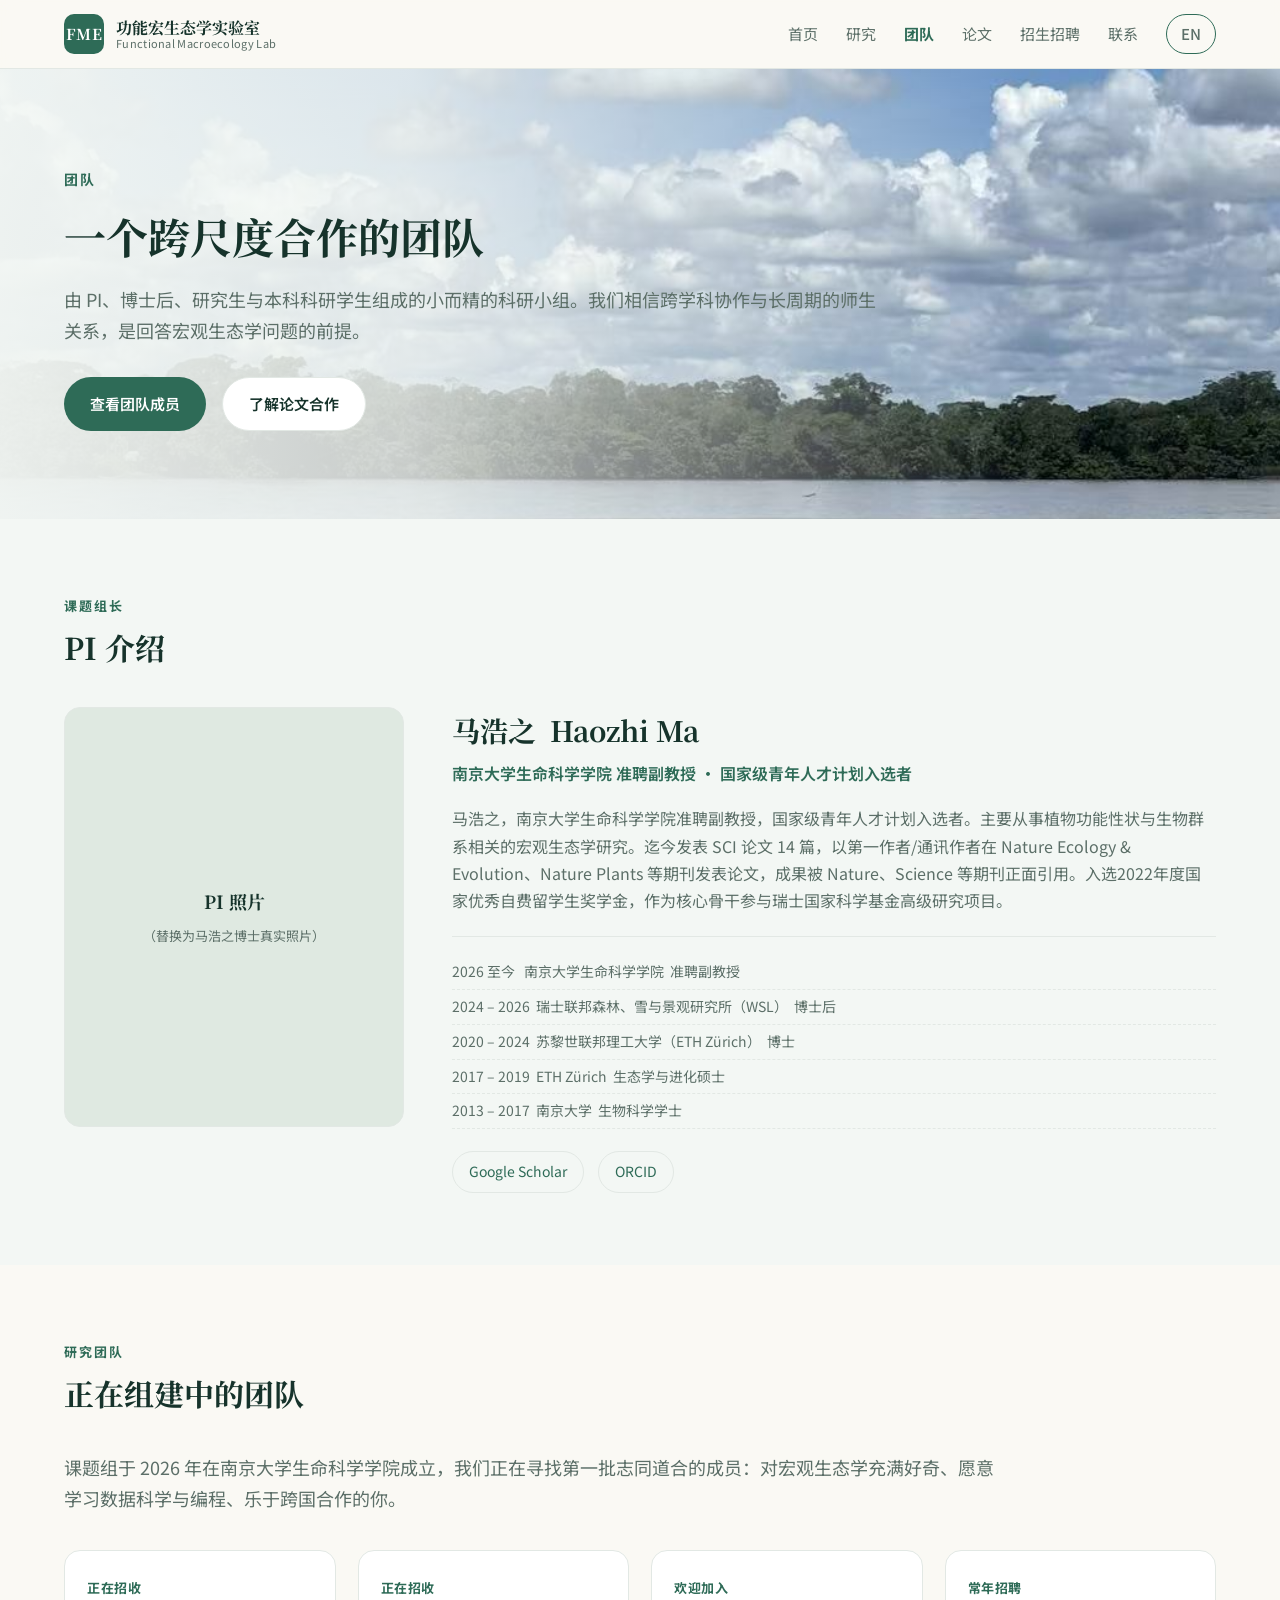
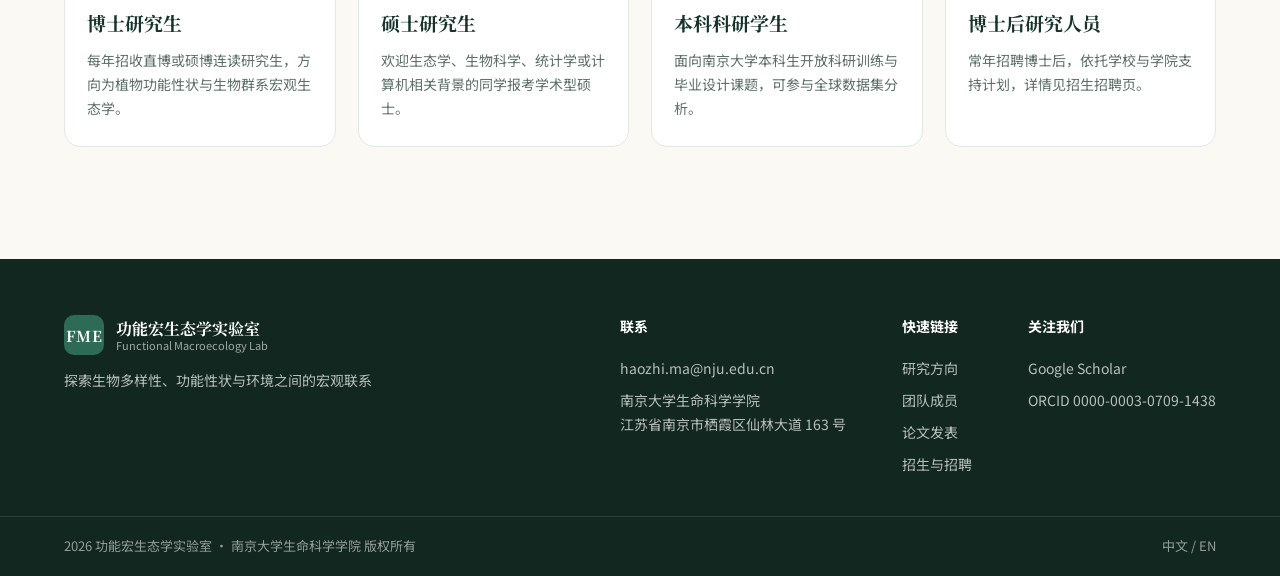
<file: people.html>
<!doctype html>
<html lang="zh-CN">
<head>
  <meta charset="utf-8">
  <meta name="viewport" content="width=device-width, initial-scale=1">
  <title>团队 · 功能宏生态学实验室</title>
  <meta name="description" content="功能宏生态学实验室团队：由 PI、博士后、研究生与本科科研学生组成的小而精的科研小组，目前正在组建中。">
  <link rel="preconnect" href="https://fonts.googleapis.com">
  <link rel="stylesheet" href="https://fonts.googleapis.com/css2?family=Noto+Serif+SC:wght@600;700&family=Noto+Sans+SC:wght@400;500;700&display=swap">
  <link rel="stylesheet" href="css/styles.css">
</head>
<body>
  <header class="site-header">
    <div class="header-inner">
      <a class="brand" href="index.html">
        <div class="logo-mark">FME</div>
        <div class="brand-name">
          <span class="brand-zh">功能宏生态学实验室</span>
          <span class="brand-en">Functional Macroecology Lab</span>
        </div>
      </a>
      <nav class="nav">
        <a href="index.html">首页</a>
        <a href="research.html">研究</a>
        <a href="people.html" class="active">团队</a>
        <a href="publications.html">论文</a>
        <a href="join.html">招生招聘</a>
        <a href="contact.html">联系</a>
        <a class="lang-switch" href="en/people.html">EN</a>
      </nav>
    </div>
  </header>

  <main>
    <section class="hero">
      <div class="container">
        <span class="hero-eyebrow">团队</span>
        <h1 class="hero-h1">一个跨尺度合作的团队</h1>
        <p class="hero-lead">由 PI、博士后、研究生与本科科研学生组成的小而精的科研小组。我们相信跨学科协作与长周期的师生关系，是回答宏观生态学问题的前提。</p>
        <div class="cta-row">
          <a class="btn btn-primary" href="#team">查看团队成员</a>
          <a class="btn btn-secondary" href="publications.html">了解论文合作</a>
        </div>
      </div>
    </section>

    <section class="section section--mist">
      <div class="container">
        <div class="section-head">
          <span class="section-eyebrow">课题组长</span>
          <h2 class="section-h2">PI 介绍</h2>
        </div>
        <div class="pi">
          <div class="pi-photo">
            <!-- 替换为马浩之博士真实照片：把下面两个 span 换成 <img src="assets/pi.jpg" alt="马浩之"> -->
            <span class="photo-label">PI 照片</span>
            <span class="photo-hint">（替换为马浩之博士真实照片）</span>
          </div>
          <div class="pi-text">
            <div class="pi-name">马浩之&nbsp;&nbsp;Haozhi Ma</div>
            <div class="pi-sub">南京大学生命科学学院 准聘副教授 · 国家级青年人才计划入选者</div>
            <p class="pi-bio">马浩之，南京大学生命科学学院准聘副教授，国家级青年人才计划入选者。主要从事植物功能性状与生物群系相关的宏观生态学研究。迄今发表 SCI 论文 14 篇，以第一作者/通讯作者在 Nature Ecology &amp; Evolution、Nature Plants 等期刊发表论文，成果被 Nature、Science 等期刊正面引用。入选2022年度国家优秀自费留学生奖学金，作为核心骨干参与瑞士国家科学基金高级研究项目。</p>
            <div class="pi-timeline">
              <div>2026 至今&nbsp;&nbsp;&nbsp;南京大学生命科学学院&nbsp;&nbsp;准聘副教授</div>
              <div>2024 – 2026&nbsp;&nbsp;瑞士联邦森林、雪与景观研究所（WSL）&nbsp;&nbsp;博士后</div>
              <div>2020 – 2024&nbsp;&nbsp;苏黎世联邦理工大学（ETH Zürich）&nbsp;&nbsp;博士</div>
              <div>2017 – 2019&nbsp;&nbsp;ETH Zürich&nbsp;&nbsp;生态学与进化硕士</div>
              <div>2013 – 2017&nbsp;&nbsp;南京大学&nbsp;&nbsp;生物科学学士</div>
            </div>
            <div class="pi-links">
              <a href="https://scholar.google.ch/citations?hl=en&amp;user=D3ysEKcAAAAJ" target="_blank" rel="noopener">Google Scholar</a>
              <a href="https://orcid.org/0000-0003-0709-1438" target="_blank" rel="noopener">ORCID</a>
            </div>
          </div>
        </div>
      </div>
    </section>

    <section class="section section--cream" id="team">
      <div class="container">
        <div class="section-head">
          <span class="section-eyebrow">研究团队</span>
          <h2 class="section-h2">正在组建中的团队</h2>
        </div>
        <p class="hero-lead" style="margin-bottom:36px;max-width:52em;">课题组于 2026 年在南京大学生命科学学院成立，我们正在寻找第一批志同道合的成员：对宏观生态学充满好奇、愿意学习数据科学与编程、乐于跨国合作的你。</p>
        <div class="team-grid">
          <div class="team-card">
            <div class="team-tag">正在招收</div>
            <div class="team-role">博士研究生</div>
            <p class="team-desc">每年招收直博或硕博连读研究生，方向为植物功能性状与生物群系宏观生态学。</p>
          </div>
          <div class="team-card">
            <div class="team-tag">正在招收</div>
            <div class="team-role">硕士研究生</div>
            <p class="team-desc">欢迎生态学、生物科学、统计学或计算机相关背景的同学报考学术型硕士。</p>
          </div>
          <div class="team-card">
            <div class="team-tag">欢迎加入</div>
            <div class="team-role">本科科研学生</div>
            <p class="team-desc">面向南京大学本科生开放科研训练与毕业设计课题，可参与全球数据集分析。</p>
          </div>
          <div class="team-card">
            <div class="team-tag">常年招聘</div>
            <div class="team-role">博士后研究人员</div>
            <p class="team-desc">常年招聘博士后，依托学校与学院支持计划，详情见招生招聘页。</p>
          </div>
        </div>
      </div>
    </section>
  </main>

  <footer class="site-footer">
    <div class="footer-top">
      <div class="footer-brand">
        <div style="display:flex;align-items:center;gap:12px;">
          <div class="logo-mark">FME</div>
          <div class="footer-brand-name">
            <span class="footer-brand-zh">功能宏生态学实验室</span>
            <span class="footer-brand-en">Functional Macroecology Lab</span>
          </div>
        </div>
        <p class="footer-tagline">探索生物多样性、功能性状与环境之间的宏观联系</p>
      </div>
      <div class="footer-info">
        <div class="footer-col">
          <h4>联系</h4>
          <a href="mailto:haozhi.ma@nju.edu.cn">haozhi.ma@nju.edu.cn</a>
          <p>南京大学生命科学学院<br>江苏省南京市栖霞区仙林大道 163 号</p>
        </div>
        <div class="footer-col">
          <h4>快速链接</h4>
          <a href="research.html">研究方向</a>
          <a href="people.html">团队成员</a>
          <a href="publications.html">论文发表</a>
          <a href="join.html">招生与招聘</a>
        </div>
        <div class="footer-col">
          <h4>关注我们</h4>
          <a href="https://scholar.google.ch/citations?hl=en&amp;user=D3ysEKcAAAAJ" target="_blank" rel="noopener">Google Scholar</a>
          <a href="https://orcid.org/0000-0003-0709-1438" target="_blank" rel="noopener">ORCID 0000-0003-0709-1438</a>
        </div>
      </div>
    </div>
    <div class="footer-bottom">
      <div class="footer-bottom-inner">
        <span>2026 功能宏生态学实验室 · 南京大学生命科学学院 版权所有</span>
        <span>中文 / EN</span>
      </div>
    </div>
  </footer>
</body>
</html>
</file>
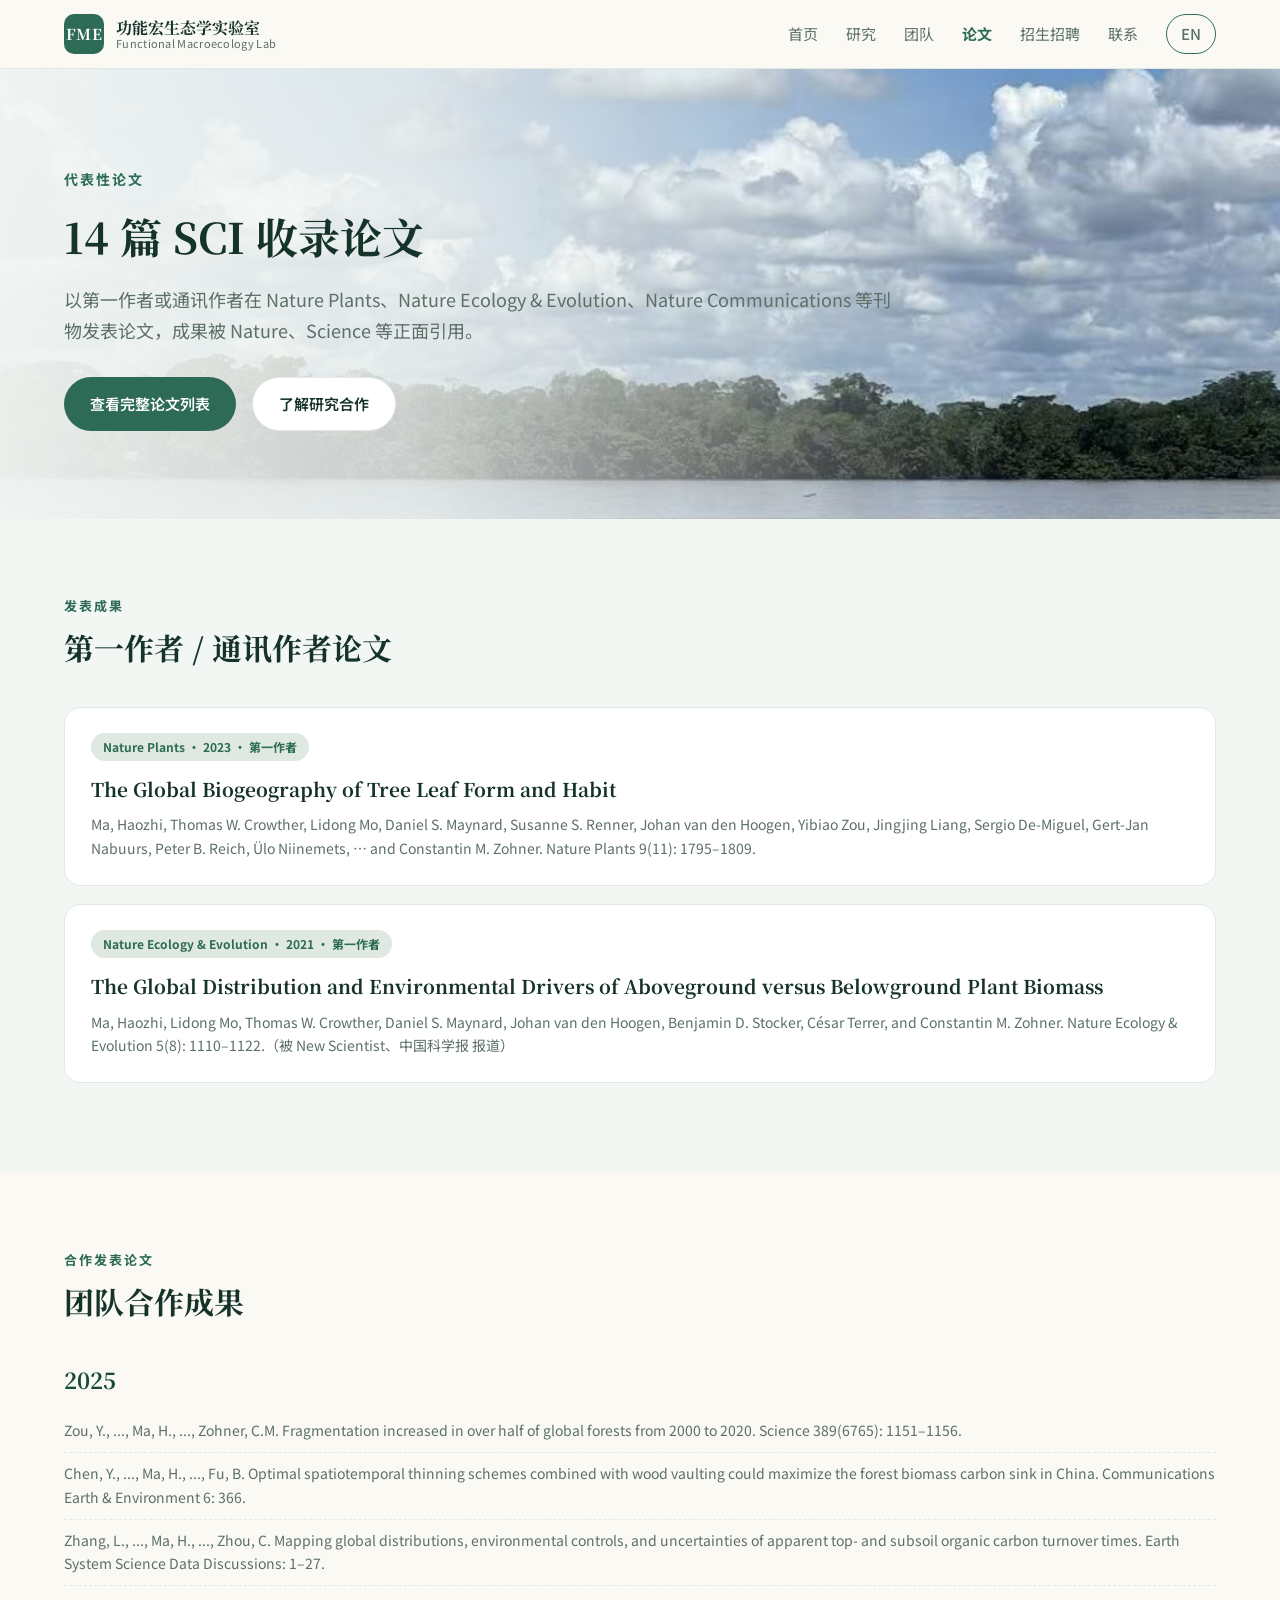
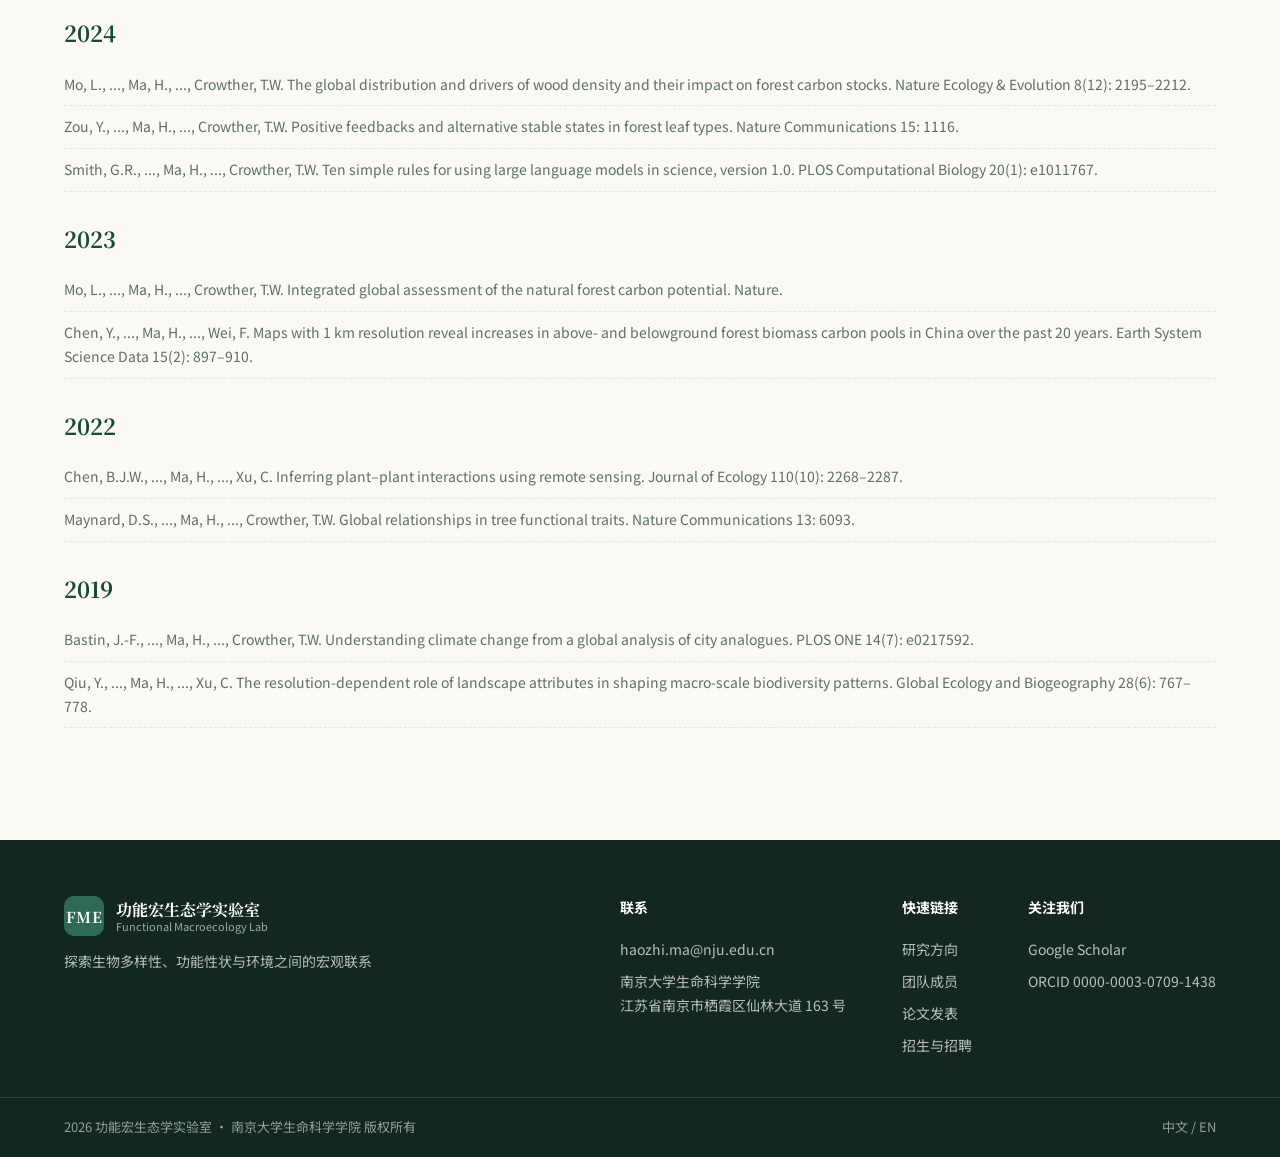
<file: publications.html>
<!doctype html>
<html lang="zh-CN">
<head>
  <meta charset="utf-8">
  <meta name="viewport" content="width=device-width, initial-scale=1">
  <title>论文 · 功能宏生态学实验室</title>
  <meta name="description" content="马浩之博士的代表性论文与合作发表论文列表，涵盖 Nature Plants、Nature Ecology & Evolution、Science 等期刊。">
  <link rel="preconnect" href="https://fonts.googleapis.com">
  <link rel="stylesheet" href="https://fonts.googleapis.com/css2?family=Noto+Serif+SC:wght@600;700&family=Noto+Sans+SC:wght@400;500;700&display=swap">
  <link rel="stylesheet" href="css/styles.css">
</head>
<body>
  <header class="site-header">
    <div class="header-inner">
      <a class="brand" href="index.html">
        <div class="logo-mark">FME</div>
        <div class="brand-name">
          <span class="brand-zh">功能宏生态学实验室</span>
          <span class="brand-en">Functional Macroecology Lab</span>
        </div>
      </a>
      <nav class="nav">
        <a href="index.html">首页</a>
        <a href="research.html">研究</a>
        <a href="people.html">团队</a>
        <a href="publications.html" class="active">论文</a>
        <a href="join.html">招生招聘</a>
        <a href="contact.html">联系</a>
        <a class="lang-switch" href="en/publications.html">EN</a>
      </nav>
    </div>
  </header>

  <main>
    <section class="hero">
      <div class="container">
        <span class="hero-eyebrow">代表性论文</span>
        <h1 class="hero-h1">14 篇 SCI 收录论文</h1>
        <p class="hero-lead">以第一作者或通讯作者在 Nature Plants、Nature Ecology &amp; Evolution、Nature Communications 等刊物发表论文，成果被 Nature、Science 等正面引用。</p>
        <div class="cta-row">
          <a class="btn btn-primary" href="#copub">查看完整论文列表</a>
          <a class="btn btn-secondary" href="contact.html">了解研究合作</a>
        </div>
      </div>
    </section>

    <section class="section section--mist">
      <div class="container">
        <div class="section-head">
          <span class="section-eyebrow">发表成果</span>
          <h2 class="section-h2">第一作者 / 通讯作者论文</h2>
        </div>
        <div class="pub">
          <span class="pub-tag">Nature Plants · 2023 · 第一作者</span>
          <div class="pub-title">The Global Biogeography of Tree Leaf Form and Habit</div>
          <div class="pub-meta">Ma, Haozhi, Thomas W. Crowther, Lidong Mo, Daniel S. Maynard, Susanne S. Renner, Johan van den Hoogen, Yibiao Zou, Jingjing Liang, Sergio De-Miguel, Gert-Jan Nabuurs, Peter B. Reich, Ülo Niinemets, … and Constantin M. Zohner. Nature Plants 9(11): 1795–1809.</div>
        </div>
        <div class="pub">
          <span class="pub-tag">Nature Ecology &amp; Evolution · 2021 · 第一作者</span>
          <div class="pub-title">The Global Distribution and Environmental Drivers of Aboveground versus Belowground Plant Biomass</div>
          <div class="pub-meta">Ma, Haozhi, Lidong Mo, Thomas W. Crowther, Daniel S. Maynard, Johan van den Hoogen, Benjamin D. Stocker, César Terrer, and Constantin M. Zohner. Nature Ecology &amp; Evolution 5(8): 1110–1122.（被 New Scientist、中国科学报 报道）</div>
        </div>
      </div>
    </section>

    <section class="section section--cream" id="copub">
      <div class="container">
        <div class="section-head">
          <span class="section-eyebrow">合作发表论文</span>
          <h2 class="section-h2">团队合作成果</h2>
        </div>

        <div class="copub-year">2025</div>
        <div class="copub">Zou, Y., ..., Ma, H., ..., Zohner, C.M. Fragmentation increased in over half of global forests from 2000 to 2020. Science 389(6765): 1151–1156.</div>
        <div class="copub">Chen, Y., ..., Ma, H., ..., Fu, B. Optimal spatiotemporal thinning schemes combined with wood vaulting could maximize the forest biomass carbon sink in China. Communications Earth &amp; Environment 6: 366.</div>
        <div class="copub">Zhang, L., ..., Ma, H., ..., Zhou, C. Mapping global distributions, environmental controls, and uncertainties of apparent top- and subsoil organic carbon turnover times. Earth System Science Data Discussions: 1–27.</div>

        <div class="copub-year">2024</div>
        <div class="copub">Mo, L., ..., Ma, H., ..., Crowther, T.W. The global distribution and drivers of wood density and their impact on forest carbon stocks. Nature Ecology &amp; Evolution 8(12): 2195–2212.</div>
        <div class="copub">Zou, Y., ..., Ma, H., ..., Crowther, T.W. Positive feedbacks and alternative stable states in forest leaf types. Nature Communications 15: 1116.</div>
        <div class="copub">Smith, G.R., ..., Ma, H., ..., Crowther, T.W. Ten simple rules for using large language models in science, version 1.0. PLOS Computational Biology 20(1): e1011767.</div>

        <div class="copub-year">2023</div>
        <div class="copub">Mo, L., ..., Ma, H., ..., Crowther, T.W. Integrated global assessment of the natural forest carbon potential. Nature.</div>
        <div class="copub">Chen, Y., ..., Ma, H., ..., Wei, F. Maps with 1 km resolution reveal increases in above- and belowground forest biomass carbon pools in China over the past 20 years. Earth System Science Data 15(2): 897–910.</div>

        <div class="copub-year">2022</div>
        <div class="copub">Chen, B.J.W., ..., Ma, H., ..., Xu, C. Inferring plant–plant interactions using remote sensing. Journal of Ecology 110(10): 2268–2287.</div>
        <div class="copub">Maynard, D.S., ..., Ma, H., ..., Crowther, T.W. Global relationships in tree functional traits. Nature Communications 13: 6093.</div>

        <div class="copub-year">2019</div>
        <div class="copub">Bastin, J.-F., ..., Ma, H., ..., Crowther, T.W. Understanding climate change from a global analysis of city analogues. PLOS ONE 14(7): e0217592.</div>
        <div class="copub">Qiu, Y., ..., Ma, H., ..., Xu, C. The resolution-dependent role of landscape attributes in shaping macro-scale biodiversity patterns. Global Ecology and Biogeography 28(6): 767–778.</div>
      </div>
    </section>
  </main>

  <footer class="site-footer">
    <div class="footer-top">
      <div class="footer-brand">
        <div style="display:flex;align-items:center;gap:12px;">
          <div class="logo-mark">FME</div>
          <div class="footer-brand-name">
            <span class="footer-brand-zh">功能宏生态学实验室</span>
            <span class="footer-brand-en">Functional Macroecology Lab</span>
          </div>
        </div>
        <p class="footer-tagline">探索生物多样性、功能性状与环境之间的宏观联系</p>
      </div>
      <div class="footer-info">
        <div class="footer-col">
          <h4>联系</h4>
          <a href="mailto:haozhi.ma@nju.edu.cn">haozhi.ma@nju.edu.cn</a>
          <p>南京大学生命科学学院<br>江苏省南京市栖霞区仙林大道 163 号</p>
        </div>
        <div class="footer-col">
          <h4>快速链接</h4>
          <a href="research.html">研究方向</a>
          <a href="people.html">团队成员</a>
          <a href="publications.html">论文发表</a>
          <a href="join.html">招生与招聘</a>
        </div>
        <div class="footer-col">
          <h4>关注我们</h4>
          <a href="https://scholar.google.ch/citations?hl=en&amp;user=D3ysEKcAAAAJ" target="_blank" rel="noopener">Google Scholar</a>
          <a href="https://orcid.org/0000-0003-0709-1438" target="_blank" rel="noopener">ORCID 0000-0003-0709-1438</a>
        </div>
      </div>
    </div>
    <div class="footer-bottom">
      <div class="footer-bottom-inner">
        <span>2026 功能宏生态学实验室 · 南京大学生命科学学院 版权所有</span>
        <span>中文 / EN</span>
      </div>
    </div>
  </footer>
</body>
</html>
</file>
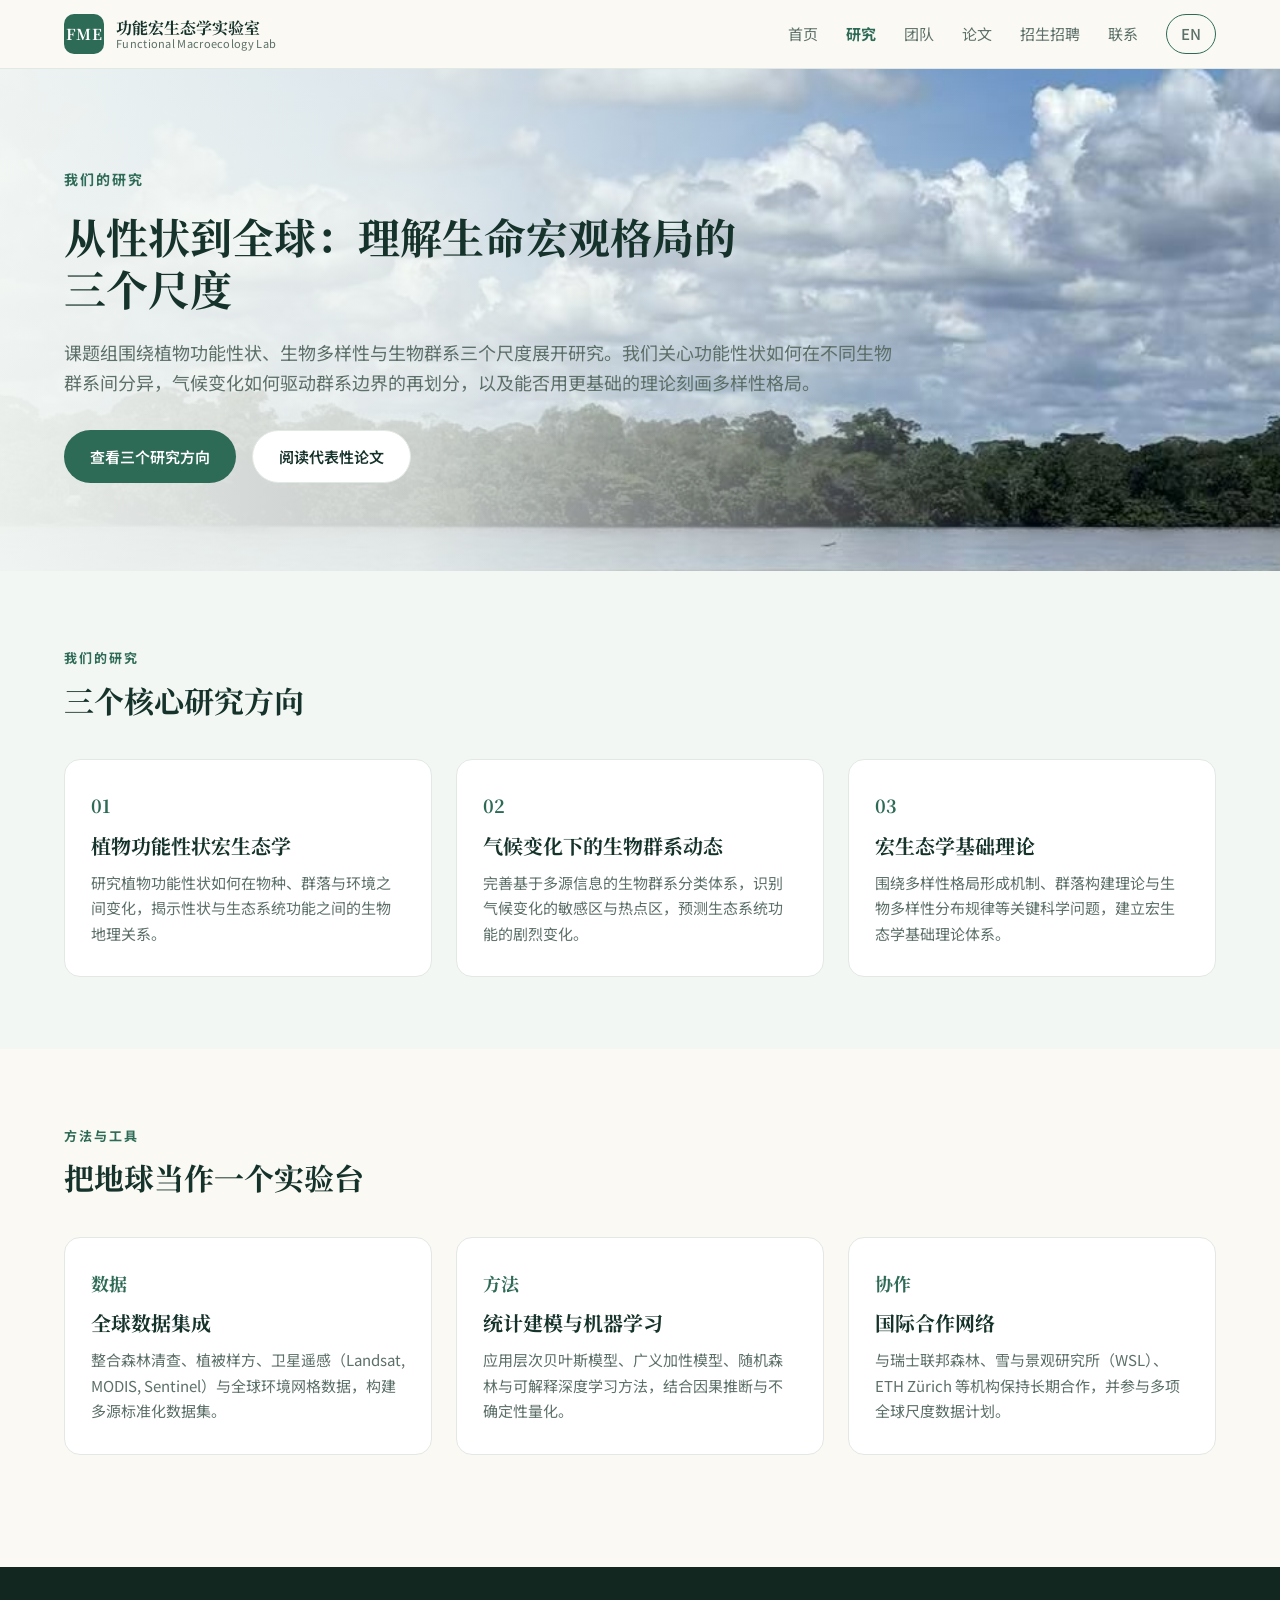
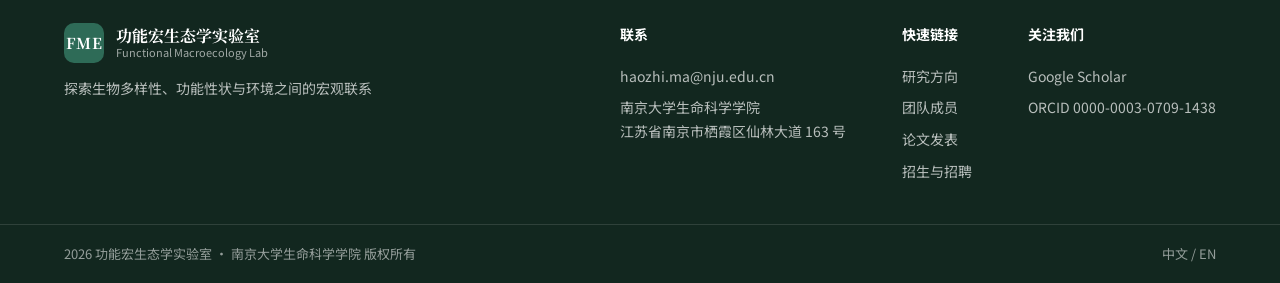
<file: research.html>
<!doctype html>
<html lang="zh-CN">
<head>
  <meta charset="utf-8">
  <meta name="viewport" content="width=device-width, initial-scale=1">
  <title>研究 · 功能宏生态学实验室</title>
  <meta name="description" content="功能宏生态学实验室的三个核心研究方向：植物功能性状宏生态学、气候变化下的生物群系动态、宏生态学基础理论。">
  <link rel="preconnect" href="https://fonts.googleapis.com">
  <link rel="stylesheet" href="https://fonts.googleapis.com/css2?family=Noto+Serif+SC:wght@600;700&family=Noto+Sans+SC:wght@400;500;700&display=swap">
  <link rel="stylesheet" href="css/styles.css">
</head>
<body>
  <header class="site-header">
    <div class="header-inner">
      <a class="brand" href="index.html">
        <div class="logo-mark">FME</div>
        <div class="brand-name">
          <span class="brand-zh">功能宏生态学实验室</span>
          <span class="brand-en">Functional Macroecology Lab</span>
        </div>
      </a>
      <nav class="nav">
        <a href="index.html">首页</a>
        <a href="research.html" class="active">研究</a>
        <a href="people.html">团队</a>
        <a href="publications.html">论文</a>
        <a href="join.html">招生招聘</a>
        <a href="contact.html">联系</a>
        <a class="lang-switch" href="en/research.html">EN</a>
      </nav>
    </div>
  </header>

  <main>
    <section class="hero">
      <div class="container">
        <span class="hero-eyebrow">我们的研究</span>
        <h1 class="hero-h1">从性状到全球：理解生命宏观格局的三个尺度</h1>
        <p class="hero-lead">课题组围绕植物功能性状、生物多样性与生物群系三个尺度展开研究。我们关心功能性状如何在不同生物群系间分异，气候变化如何驱动群系边界的再划分，以及能否用更基础的理论刻画多样性格局。</p>
        <div class="cta-row">
          <a class="btn btn-primary" href="#directions">查看三个研究方向</a>
          <a class="btn btn-secondary" href="publications.html">阅读代表性论文</a>
        </div>
      </div>
    </section>

    <section class="section section--mist" id="directions">
      <div class="container">
        <div class="section-head">
          <span class="section-eyebrow">我们的研究</span>
          <h2 class="section-h2">三个核心研究方向</h2>
        </div>
        <div class="grid-3">
          <div class="card">
            <div class="card-num">01</div>
            <h3 class="card-h3">植物功能性状宏生态学</h3>
            <p class="card-body">研究植物功能性状如何在物种、群落与环境之间变化，揭示性状与生态系统功能之间的生物地理关系。</p>
          </div>
          <div class="card">
            <div class="card-num">02</div>
            <h3 class="card-h3">气候变化下的生物群系动态</h3>
            <p class="card-body">完善基于多源信息的生物群系分类体系，识别气候变化的敏感区与热点区，预测生态系统功能的剧烈变化。</p>
          </div>
          <div class="card">
            <div class="card-num">03</div>
            <h3 class="card-h3">宏生态学基础理论</h3>
            <p class="card-body">围绕多样性格局形成机制、群落构建理论与生物多样性分布规律等关键科学问题，建立宏生态学基础理论体系。</p>
          </div>
        </div>
      </div>
    </section>

    <section class="section section--cream">
      <div class="container">
        <div class="section-head">
          <span class="section-eyebrow">方法与工具</span>
          <h2 class="section-h2">把地球当作一个实验台</h2>
        </div>
        <div class="grid-3">
          <div class="card">
            <div class="card-num">数据</div>
            <h3 class="card-h3">全球数据集成</h3>
            <p class="card-body">整合森林清查、植被样方、卫星遥感（Landsat, MODIS, Sentinel）与全球环境网格数据，构建多源标准化数据集。</p>
          </div>
          <div class="card">
            <div class="card-num">方法</div>
            <h3 class="card-h3">统计建模与机器学习</h3>
            <p class="card-body">应用层次贝叶斯模型、广义加性模型、随机森林与可解释深度学习方法，结合因果推断与不确定性量化。</p>
          </div>
          <div class="card">
            <div class="card-num">协作</div>
            <h3 class="card-h3">国际合作网络</h3>
            <p class="card-body">与瑞士联邦森林、雪与景观研究所（WSL）、ETH Zürich 等机构保持长期合作，并参与多项全球尺度数据计划。</p>
          </div>
        </div>
      </div>
    </section>
  </main>

  <footer class="site-footer">
    <div class="footer-top">
      <div class="footer-brand">
        <div style="display:flex;align-items:center;gap:12px;">
          <div class="logo-mark">FME</div>
          <div class="footer-brand-name">
            <span class="footer-brand-zh">功能宏生态学实验室</span>
            <span class="footer-brand-en">Functional Macroecology Lab</span>
          </div>
        </div>
        <p class="footer-tagline">探索生物多样性、功能性状与环境之间的宏观联系</p>
      </div>
      <div class="footer-info">
        <div class="footer-col">
          <h4>联系</h4>
          <a href="mailto:haozhi.ma@nju.edu.cn">haozhi.ma@nju.edu.cn</a>
          <p>南京大学生命科学学院<br>江苏省南京市栖霞区仙林大道 163 号</p>
        </div>
        <div class="footer-col">
          <h4>快速链接</h4>
          <a href="research.html">研究方向</a>
          <a href="people.html">团队成员</a>
          <a href="publications.html">论文发表</a>
          <a href="join.html">招生与招聘</a>
        </div>
        <div class="footer-col">
          <h4>关注我们</h4>
          <a href="https://scholar.google.ch/citations?hl=en&amp;user=D3ysEKcAAAAJ" target="_blank" rel="noopener">Google Scholar</a>
          <a href="https://orcid.org/0000-0003-0709-1438" target="_blank" rel="noopener">ORCID 0000-0003-0709-1438</a>
        </div>
      </div>
    </div>
    <div class="footer-bottom">
      <div class="footer-bottom-inner">
        <span>2026 功能宏生态学实验室 · 南京大学生命科学学院 版权所有</span>
        <span>中文 / EN</span>
      </div>
    </div>
  </footer>
</body>
</html>
</file>
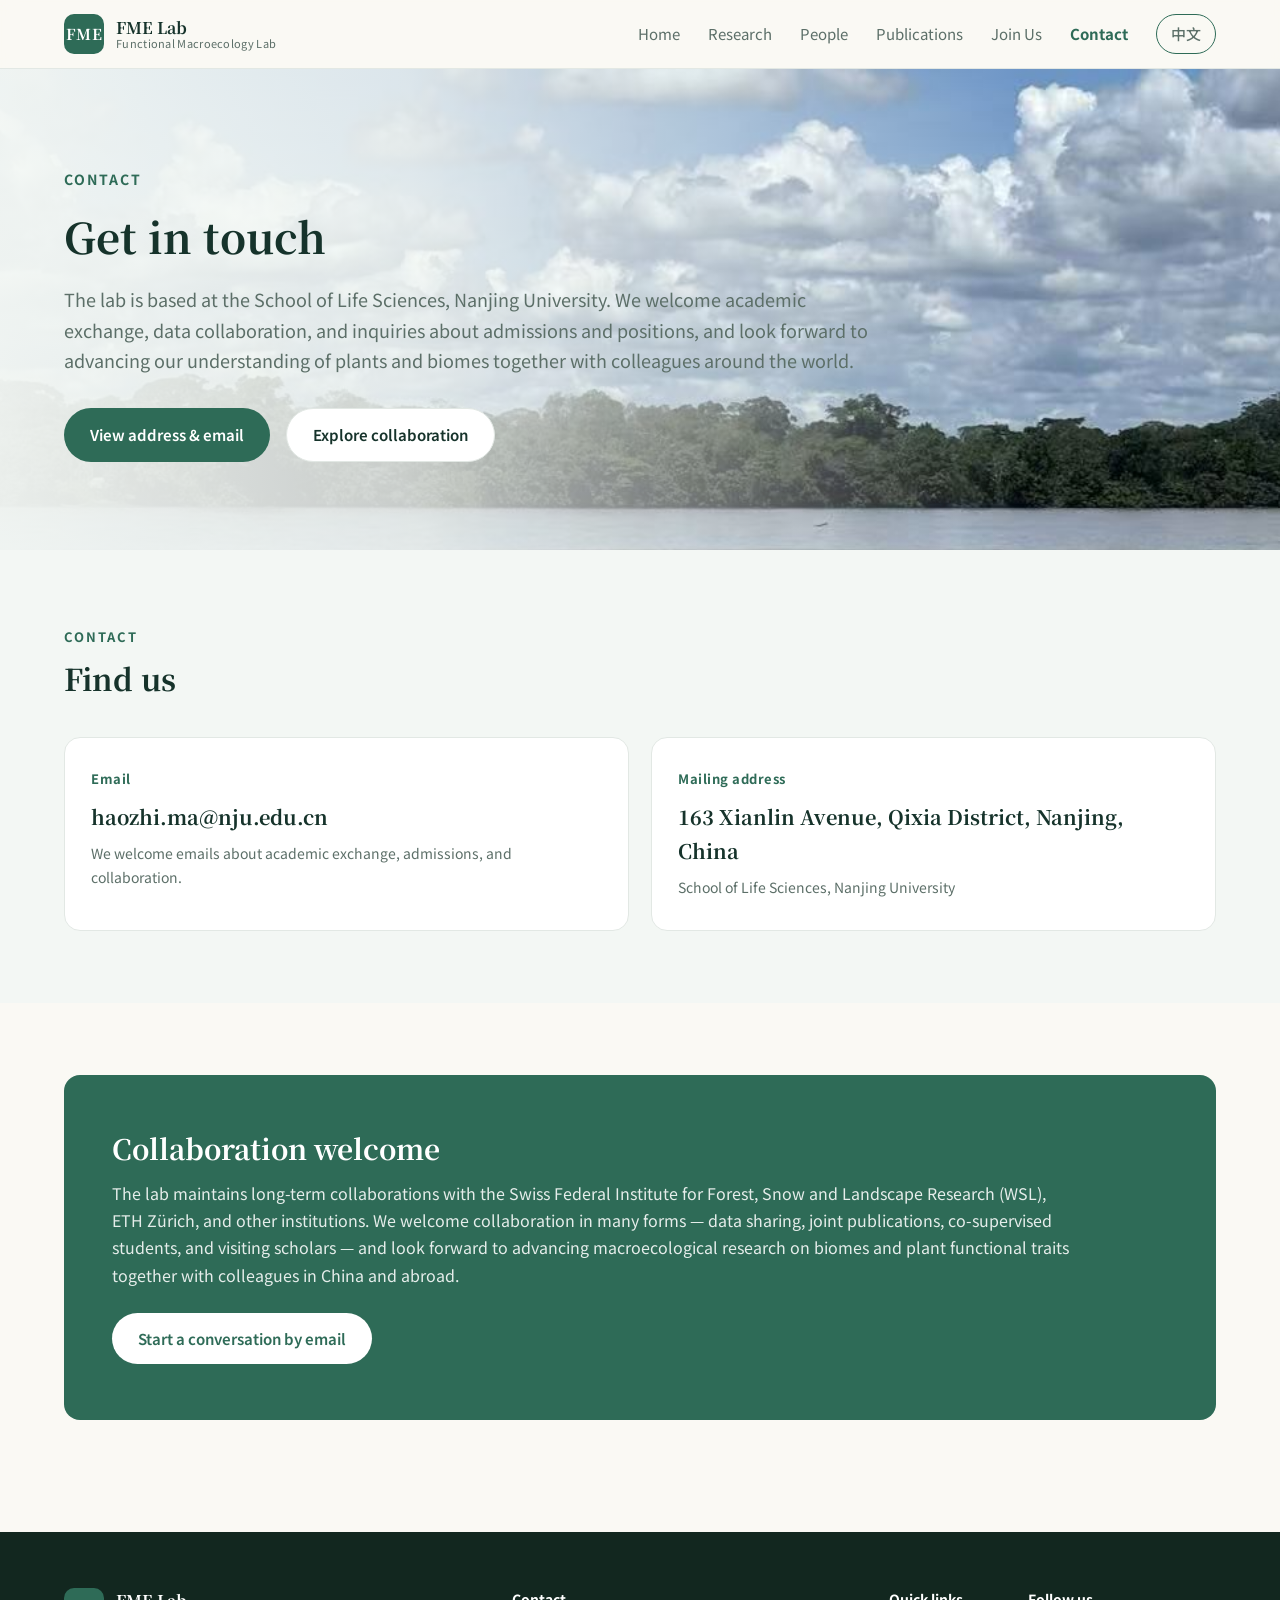
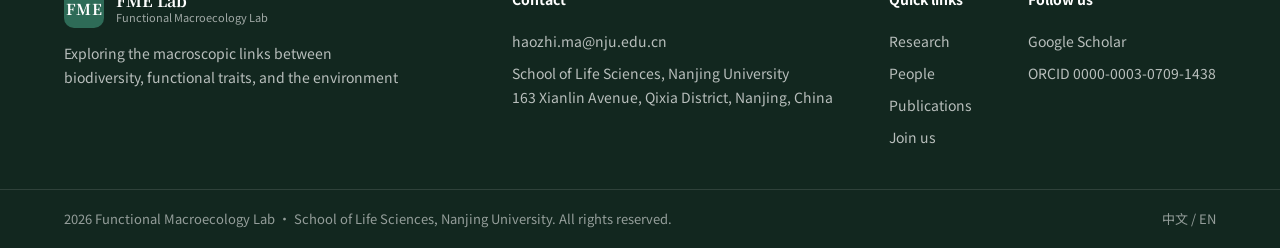
<file: en/contact.html>
<!doctype html>
<html lang="en">
<head>
  <meta charset="utf-8">
  <meta name="viewport" content="width=device-width, initial-scale=1">
  <title>Contact · Functional Macroecology Lab</title>
  <meta name="description" content="Contact the Functional Macroecology Lab: email and mailing address. We welcome academic exchange, data collaboration, and inquiries about admissions and positions.">
  <link rel="preconnect" href="https://fonts.googleapis.com">
  <link rel="stylesheet" href="https://fonts.googleapis.com/css2?family=Noto+Serif+SC:wght@600;700&family=Noto+Sans+SC:wght@400;500;700&display=swap">
  <link rel="stylesheet" href="../css/styles.css">
</head>
<body>
  <header class="site-header">
    <div class="header-inner">
      <a class="brand" href="index.html">
        <div class="logo-mark">FME</div>
        <div class="brand-name">
          <span class="brand-zh">FME Lab</span>
          <span class="brand-en">Functional Macroecology Lab</span>
        </div>
      </a>
      <nav class="nav">
        <a href="index.html">Home</a>
        <a href="research.html">Research</a>
        <a href="people.html">People</a>
        <a href="publications.html">Publications</a>
        <a href="join.html">Join Us</a>
        <a href="contact.html" class="active">Contact</a>
        <a class="lang-switch" href="../index.html">中文</a>
      </nav>
    </div>
  </header>

  <main>
    <section class="hero">
      <div class="container">
        <span class="hero-eyebrow">Contact</span>
        <h1 class="hero-h1">Get in touch</h1>
        <p class="hero-lead">The lab is based at the School of Life Sciences, Nanjing University. We welcome academic exchange, data collaboration, and inquiries about admissions and positions, and look forward to advancing our understanding of plants and biomes together with colleagues around the world.</p>
        <div class="cta-row">
          <a class="btn btn-primary" href="#contact">View address &amp; email</a>
          <a class="btn btn-secondary" href="#collab">Explore collaboration</a>
        </div>
      </div>
    </section>

    <section class="section section--mist" id="contact">
      <div class="container">
        <div class="section-head">
          <span class="section-eyebrow">Contact</span>
          <h2 class="section-h2">Find us</h2>
        </div>
        <div class="contact-grid">
          <div class="contact-card">
            <div class="contact-label">Email</div>
            <div class="contact-value">haozhi.ma@nju.edu.cn</div>
            <div class="contact-note">We welcome emails about academic exchange, admissions, and collaboration.</div>
          </div>
          <div class="contact-card">
            <div class="contact-label">Mailing address</div>
            <div class="contact-value">163 Xianlin Avenue, Qixia District, Nanjing, China</div>
            <div class="contact-note">School of Life Sciences, Nanjing University</div>
          </div>
        </div>
      </div>
    </section>

    <section class="section section--cream" id="collab">
      <div class="container">
        <div class="collab">
          <h2>Collaboration welcome</h2>
          <p>The lab maintains long-term collaborations with the Swiss Federal Institute for Forest, Snow and Landscape Research (WSL), ETH Zürich, and other institutions. We welcome collaboration in many forms — data sharing, joint publications, co-supervised students, and visiting scholars — and look forward to advancing macroecological research on biomes and plant functional traits together with colleagues in China and abroad.</p>
          <a class="btn btn-primary" href="mailto:haozhi.ma@nju.edu.cn">Start a conversation by email</a>
        </div>
      </div>
    </section>
  </main>

  <footer class="site-footer">
    <div class="footer-top">
      <div class="footer-brand">
        <div style="display:flex;align-items:center;gap:12px;">
          <div class="logo-mark">FME</div>
          <div class="footer-brand-name">
            <span class="footer-brand-zh">FME Lab</span>
            <span class="footer-brand-en">Functional Macroecology Lab</span>
          </div>
        </div>
        <p class="footer-tagline">Exploring the macroscopic links between biodiversity, functional traits, and the environment</p>
      </div>
      <div class="footer-info">
        <div class="footer-col">
          <h4>Contact</h4>
          <a href="mailto:haozhi.ma@nju.edu.cn">haozhi.ma@nju.edu.cn</a>
          <p>School of Life Sciences, Nanjing University<br>163 Xianlin Avenue, Qixia District, Nanjing, China</p>
        </div>
        <div class="footer-col">
          <h4>Quick links</h4>
          <a href="research.html">Research</a>
          <a href="people.html">People</a>
          <a href="publications.html">Publications</a>
          <a href="join.html">Join us</a>
        </div>
        <div class="footer-col">
          <h4>Follow us</h4>
          <a href="https://scholar.google.ch/citations?hl=en&amp;user=D3ysEKcAAAAJ" target="_blank" rel="noopener">Google Scholar</a>
          <a href="https://orcid.org/0000-0003-0709-1438" target="_blank" rel="noopener">ORCID 0000-0003-0709-1438</a>
        </div>
      </div>
    </div>
    <div class="footer-bottom">
      <div class="footer-bottom-inner">
        <span>2026 Functional Macroecology Lab · School of Life Sciences, Nanjing University. All rights reserved.</span>
        <span>中文 / EN</span>
      </div>
    </div>
  </footer>
</body>
</html>
</file>
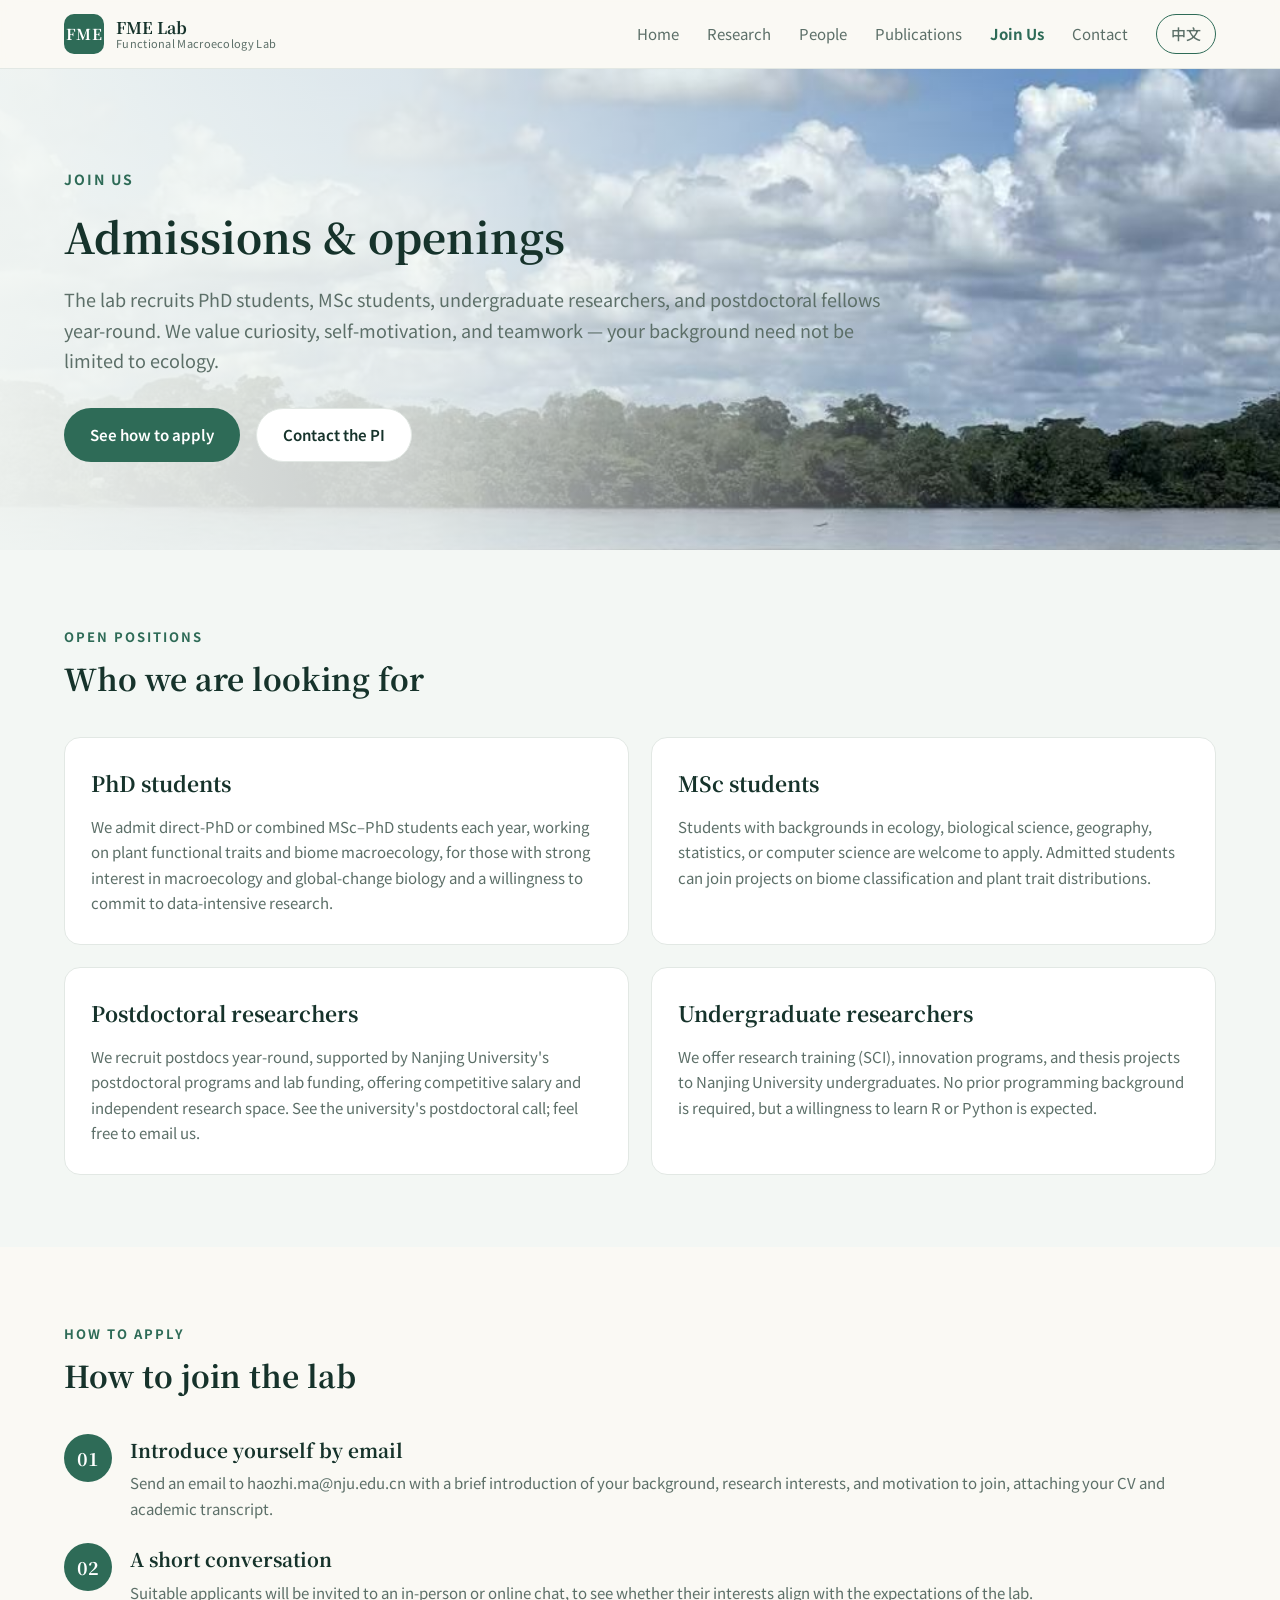
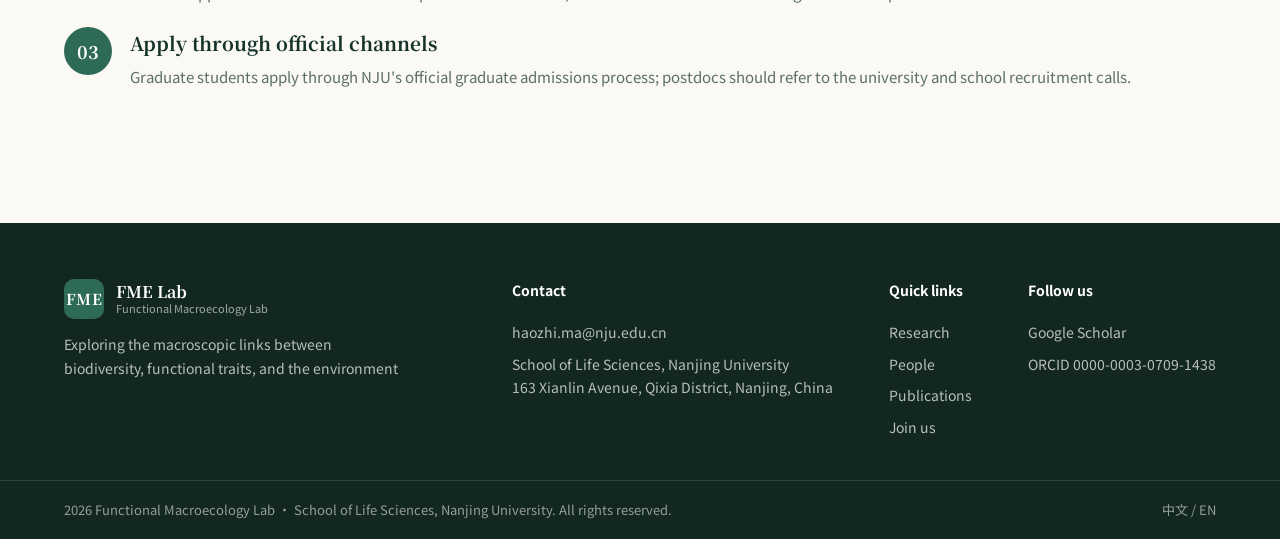
<file: en/join.html>
<!doctype html>
<html lang="en">
<head>
  <meta charset="utf-8">
  <meta name="viewport" content="width=device-width, initial-scale=1">
  <title>Join Us · Functional Macroecology Lab</title>
  <meta name="description" content="The Functional Macroecology Lab recruits PhD students, MSc students, undergraduate researchers, and postdoctoral fellows year-round.">
  <link rel="preconnect" href="https://fonts.googleapis.com">
  <link rel="stylesheet" href="https://fonts.googleapis.com/css2?family=Noto+Serif+SC:wght@600;700&family=Noto+Sans+SC:wght@400;500;700&display=swap">
  <link rel="stylesheet" href="../css/styles.css">
</head>
<body>
  <header class="site-header">
    <div class="header-inner">
      <a class="brand" href="index.html">
        <div class="logo-mark">FME</div>
        <div class="brand-name">
          <span class="brand-zh">FME Lab</span>
          <span class="brand-en">Functional Macroecology Lab</span>
        </div>
      </a>
      <nav class="nav">
        <a href="index.html">Home</a>
        <a href="research.html">Research</a>
        <a href="people.html">People</a>
        <a href="publications.html">Publications</a>
        <a href="join.html" class="active">Join Us</a>
        <a href="contact.html">Contact</a>
        <a class="lang-switch" href="../join.html">中文</a>
      </nav>
    </div>
  </header>

  <main>
    <section class="hero">
      <div class="container">
        <span class="hero-eyebrow">Join us</span>
        <h1 class="hero-h1">Admissions &amp; openings</h1>
        <p class="hero-lead">The lab recruits PhD students, MSc students, undergraduate researchers, and postdoctoral fellows year-round. We value curiosity, self-motivation, and teamwork — your background need not be limited to ecology.</p>
        <div class="cta-row">
          <a class="btn btn-primary" href="#apply">See how to apply</a>
          <a class="btn btn-secondary" href="contact.html">Contact the PI</a>
        </div>
      </div>
    </section>

    <section class="section section--mist">
      <div class="container">
        <div class="section-head">
          <span class="section-eyebrow">Open positions</span>
          <h2 class="section-h2">Who we are looking for</h2>
        </div>
        <div class="pos-grid">
          <div class="pos-card">
            <div class="pos-role">PhD students</div>
            <p class="pos-desc">We admit direct-PhD or combined MSc–PhD students each year, working on plant functional traits and biome macroecology, for those with strong interest in macroecology and global-change biology and a willingness to commit to data-intensive research.</p>
          </div>
          <div class="pos-card">
            <div class="pos-role">MSc students</div>
            <p class="pos-desc">Students with backgrounds in ecology, biological science, geography, statistics, or computer science are welcome to apply. Admitted students can join projects on biome classification and plant trait distributions.</p>
          </div>
          <div class="pos-card">
            <div class="pos-role">Postdoctoral researchers</div>
            <p class="pos-desc">We recruit postdocs year-round, supported by Nanjing University's postdoctoral programs and lab funding, offering competitive salary and independent research space. See the university's postdoctoral call; feel free to email us.</p>
          </div>
          <div class="pos-card">
            <div class="pos-role">Undergraduate researchers</div>
            <p class="pos-desc">We offer research training (SCI), innovation programs, and thesis projects to Nanjing University undergraduates. No prior programming background is required, but a willingness to learn R or Python is expected.</p>
          </div>
        </div>
      </div>
    </section>

    <section class="section section--cream" id="apply">
      <div class="container">
        <div class="section-head">
          <span class="section-eyebrow">How to apply</span>
          <h2 class="section-h2">How to join the lab</h2>
        </div>
        <div class="apply-step">
          <div class="apply-num">01</div>
          <div>
            <div class="apply-title">Introduce yourself by email</div>
            <div class="apply-desc">Send an email to haozhi.ma@nju.edu.cn with a brief introduction of your background, research interests, and motivation to join, attaching your CV and academic transcript.</div>
          </div>
        </div>
        <div class="apply-step">
          <div class="apply-num">02</div>
          <div>
            <div class="apply-title">A short conversation</div>
            <div class="apply-desc">Suitable applicants will be invited to an in-person or online chat, to see whether their interests align with the expectations of the lab.</div>
          </div>
        </div>
        <div class="apply-step">
          <div class="apply-num">03</div>
          <div>
            <div class="apply-title">Apply through official channels</div>
            <div class="apply-desc">Graduate students apply through NJU's official graduate admissions process; postdocs should refer to the university and school recruitment calls.</div>
          </div>
        </div>
      </div>
    </section>
  </main>

  <footer class="site-footer">
    <div class="footer-top">
      <div class="footer-brand">
        <div style="display:flex;align-items:center;gap:12px;">
          <div class="logo-mark">FME</div>
          <div class="footer-brand-name">
            <span class="footer-brand-zh">FME Lab</span>
            <span class="footer-brand-en">Functional Macroecology Lab</span>
          </div>
        </div>
        <p class="footer-tagline">Exploring the macroscopic links between biodiversity, functional traits, and the environment</p>
      </div>
      <div class="footer-info">
        <div class="footer-col">
          <h4>Contact</h4>
          <a href="mailto:haozhi.ma@nju.edu.cn">haozhi.ma@nju.edu.cn</a>
          <p>School of Life Sciences, Nanjing University<br>163 Xianlin Avenue, Qixia District, Nanjing, China</p>
        </div>
        <div class="footer-col">
          <h4>Quick links</h4>
          <a href="research.html">Research</a>
          <a href="people.html">People</a>
          <a href="publications.html">Publications</a>
          <a href="join.html">Join us</a>
        </div>
        <div class="footer-col">
          <h4>Follow us</h4>
          <a href="https://scholar.google.ch/citations?hl=en&amp;user=D3ysEKcAAAAJ" target="_blank" rel="noopener">Google Scholar</a>
          <a href="https://orcid.org/0000-0003-0709-1438" target="_blank" rel="noopener">ORCID 0000-0003-0709-1438</a>
        </div>
      </div>
    </div>
    <div class="footer-bottom">
      <div class="footer-bottom-inner">
        <span>2026 Functional Macroecology Lab · School of Life Sciences, Nanjing University. All rights reserved.</span>
        <span>中文 / EN</span>
      </div>
    </div>
  </footer>
</body>
</html>
</file>
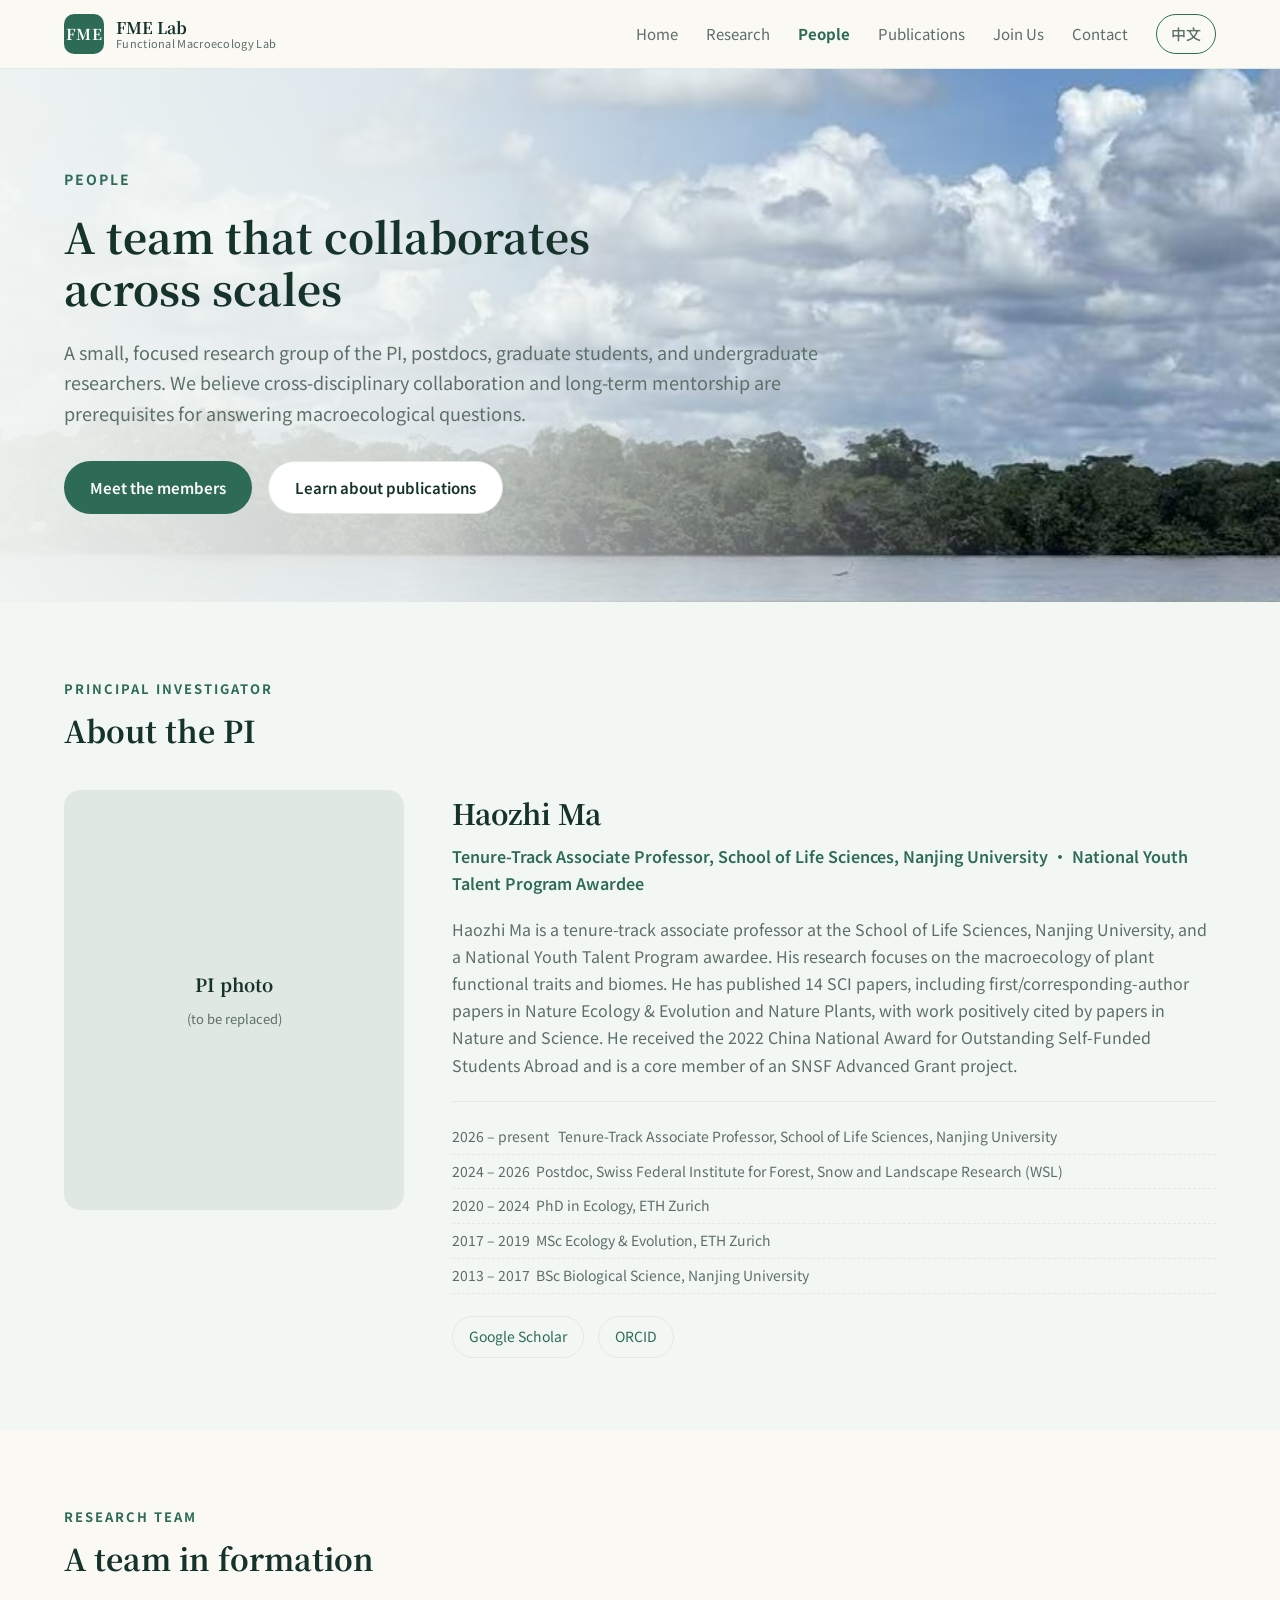
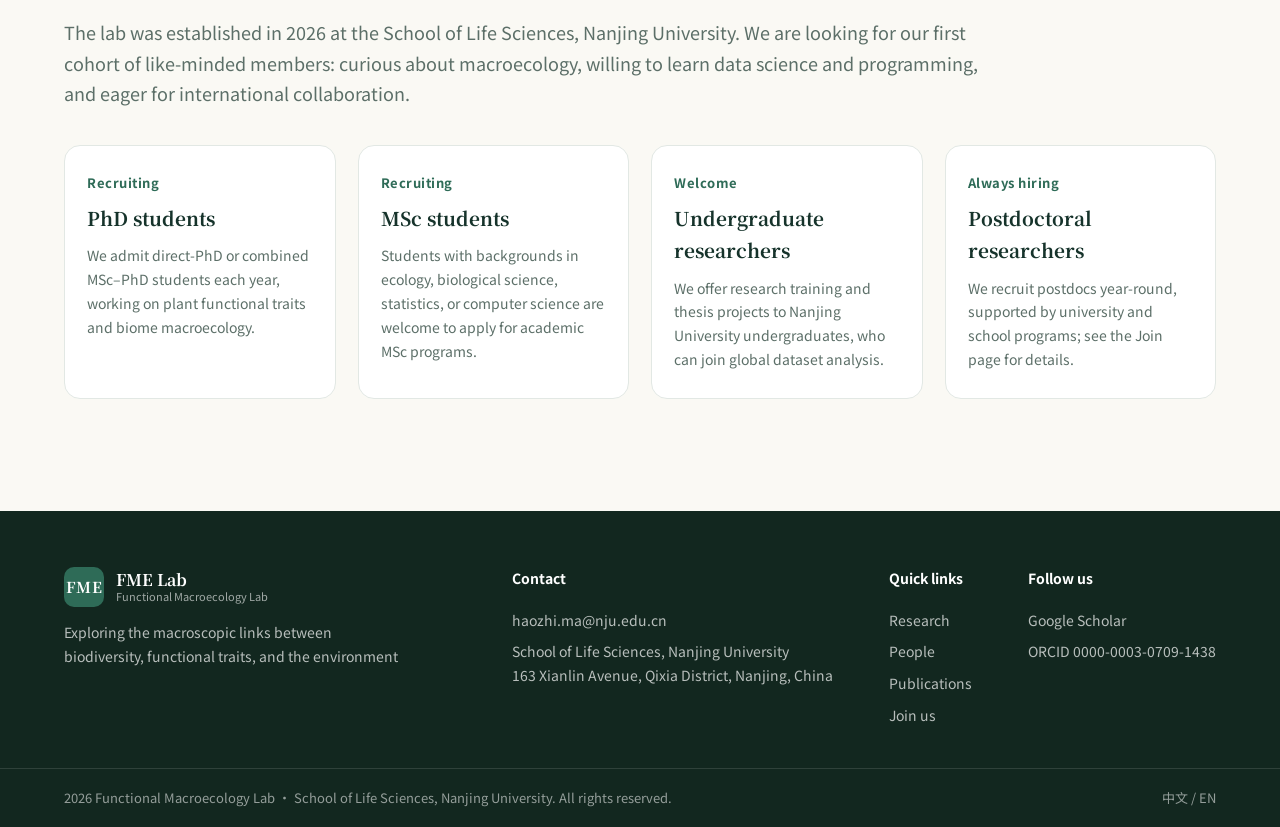
<file: en/people.html>
<!doctype html>
<html lang="en">
<head>
  <meta charset="utf-8">
  <meta name="viewport" content="width=device-width, initial-scale=1">
  <title>People · Functional Macroecology Lab</title>
  <meta name="description" content="The Functional Macroecology Lab team: a small, focused research group of the PI, postdocs, graduate students, and undergraduate researchers — currently in formation.">
  <link rel="preconnect" href="https://fonts.googleapis.com">
  <link rel="stylesheet" href="https://fonts.googleapis.com/css2?family=Noto+Serif+SC:wght@600;700&family=Noto+Sans+SC:wght@400;500;700&display=swap">
  <link rel="stylesheet" href="../css/styles.css">
</head>
<body>
  <header class="site-header">
    <div class="header-inner">
      <a class="brand" href="index.html">
        <div class="logo-mark">FME</div>
        <div class="brand-name">
          <span class="brand-zh">FME Lab</span>
          <span class="brand-en">Functional Macroecology Lab</span>
        </div>
      </a>
      <nav class="nav">
        <a href="index.html">Home</a>
        <a href="research.html">Research</a>
        <a href="people.html" class="active">People</a>
        <a href="publications.html">Publications</a>
        <a href="join.html">Join Us</a>
        <a href="contact.html">Contact</a>
        <a class="lang-switch" href="../people.html">中文</a>
      </nav>
    </div>
  </header>

  <main>
    <section class="hero">
      <div class="container">
        <span class="hero-eyebrow">People</span>
        <h1 class="hero-h1">A team that collaborates across scales</h1>
        <p class="hero-lead">A small, focused research group of the PI, postdocs, graduate students, and undergraduate researchers. We believe cross-disciplinary collaboration and long-term mentorship are prerequisites for answering macroecological questions.</p>
        <div class="cta-row">
          <a class="btn btn-primary" href="#team">Meet the members</a>
          <a class="btn btn-secondary" href="publications.html">Learn about publications</a>
        </div>
      </div>
    </section>

    <section class="section section--mist">
      <div class="container">
        <div class="section-head">
          <span class="section-eyebrow">Principal Investigator</span>
          <h2 class="section-h2">About the PI</h2>
        </div>
        <div class="pi">
          <div class="pi-photo">
            <!-- Replace with the PI's real photo: swap the two spans below for <img src="../assets/pi.jpg" alt="Haozhi Ma"> -->
            <span class="photo-label">PI photo</span>
            <span class="photo-hint">(to be replaced)</span>
          </div>
          <div class="pi-text">
            <div class="pi-name">Haozhi Ma</div>
            <div class="pi-sub">Tenure-Track Associate Professor, School of Life Sciences, Nanjing University · National Youth Talent Program Awardee</div>
            <p class="pi-bio">Haozhi Ma is a tenure-track associate professor at the School of Life Sciences, Nanjing University, and a National Youth Talent Program awardee. His research focuses on the macroecology of plant functional traits and biomes. He has published 14 SCI papers, including first/corresponding-author papers in Nature Ecology &amp; Evolution and Nature Plants, with work positively cited by papers in Nature and Science. He received the 2022 China National Award for Outstanding Self-Funded Students Abroad and is a core member of an SNSF Advanced Grant project.</p>
            <div class="pi-timeline">
              <div>2026 – present&nbsp;&nbsp;&nbsp;Tenure-Track Associate Professor, School of Life Sciences, Nanjing University</div>
              <div>2024 – 2026&nbsp;&nbsp;Postdoc, Swiss Federal Institute for Forest, Snow and Landscape Research (WSL)</div>
              <div>2020 – 2024&nbsp;&nbsp;PhD in Ecology, ETH Zurich</div>
              <div>2017 – 2019&nbsp;&nbsp;MSc Ecology &amp; Evolution, ETH Zurich</div>
              <div>2013 – 2017&nbsp;&nbsp;BSc Biological Science, Nanjing University</div>
            </div>
            <div class="pi-links">
              <a href="https://scholar.google.ch/citations?hl=en&amp;user=D3ysEKcAAAAJ" target="_blank" rel="noopener">Google Scholar</a>
              <a href="https://orcid.org/0000-0003-0709-1438" target="_blank" rel="noopener">ORCID</a>
            </div>
          </div>
        </div>
      </div>
    </section>

    <section class="section section--cream" id="team">
      <div class="container">
        <div class="section-head">
          <span class="section-eyebrow">Research team</span>
          <h2 class="section-h2">A team in formation</h2>
        </div>
        <p class="hero-lead" style="margin-bottom:36px;max-width:52em;">The lab was established in 2026 at the School of Life Sciences, Nanjing University. We are looking for our first cohort of like-minded members: curious about macroecology, willing to learn data science and programming, and eager for international collaboration.</p>
        <div class="team-grid">
          <div class="team-card">
            <div class="team-tag">Recruiting</div>
            <div class="team-role">PhD students</div>
            <p class="team-desc">We admit direct-PhD or combined MSc–PhD students each year, working on plant functional traits and biome macroecology.</p>
          </div>
          <div class="team-card">
            <div class="team-tag">Recruiting</div>
            <div class="team-role">MSc students</div>
            <p class="team-desc">Students with backgrounds in ecology, biological science, statistics, or computer science are welcome to apply for academic MSc programs.</p>
          </div>
          <div class="team-card">
            <div class="team-tag">Welcome</div>
            <div class="team-role">Undergraduate researchers</div>
            <p class="team-desc">We offer research training and thesis projects to Nanjing University undergraduates, who can join global dataset analysis.</p>
          </div>
          <div class="team-card">
            <div class="team-tag">Always hiring</div>
            <div class="team-role">Postdoctoral researchers</div>
            <p class="team-desc">We recruit postdocs year-round, supported by university and school programs; see the Join page for details.</p>
          </div>
        </div>
      </div>
    </section>
  </main>

  <footer class="site-footer">
    <div class="footer-top">
      <div class="footer-brand">
        <div style="display:flex;align-items:center;gap:12px;">
          <div class="logo-mark">FME</div>
          <div class="footer-brand-name">
            <span class="footer-brand-zh">FME Lab</span>
            <span class="footer-brand-en">Functional Macroecology Lab</span>
          </div>
        </div>
        <p class="footer-tagline">Exploring the macroscopic links between biodiversity, functional traits, and the environment</p>
      </div>
      <div class="footer-info">
        <div class="footer-col">
          <h4>Contact</h4>
          <a href="mailto:haozhi.ma@nju.edu.cn">haozhi.ma@nju.edu.cn</a>
          <p>School of Life Sciences, Nanjing University<br>163 Xianlin Avenue, Qixia District, Nanjing, China</p>
        </div>
        <div class="footer-col">
          <h4>Quick links</h4>
          <a href="research.html">Research</a>
          <a href="people.html">People</a>
          <a href="publications.html">Publications</a>
          <a href="join.html">Join us</a>
        </div>
        <div class="footer-col">
          <h4>Follow us</h4>
          <a href="https://scholar.google.ch/citations?hl=en&amp;user=D3ysEKcAAAAJ" target="_blank" rel="noopener">Google Scholar</a>
          <a href="https://orcid.org/0000-0003-0709-1438" target="_blank" rel="noopener">ORCID 0000-0003-0709-1438</a>
        </div>
      </div>
    </div>
    <div class="footer-bottom">
      <div class="footer-bottom-inner">
        <span>2026 Functional Macroecology Lab · School of Life Sciences, Nanjing University. All rights reserved.</span>
        <span>中文 / EN</span>
      </div>
    </div>
  </footer>
</body>
</html>
</file>
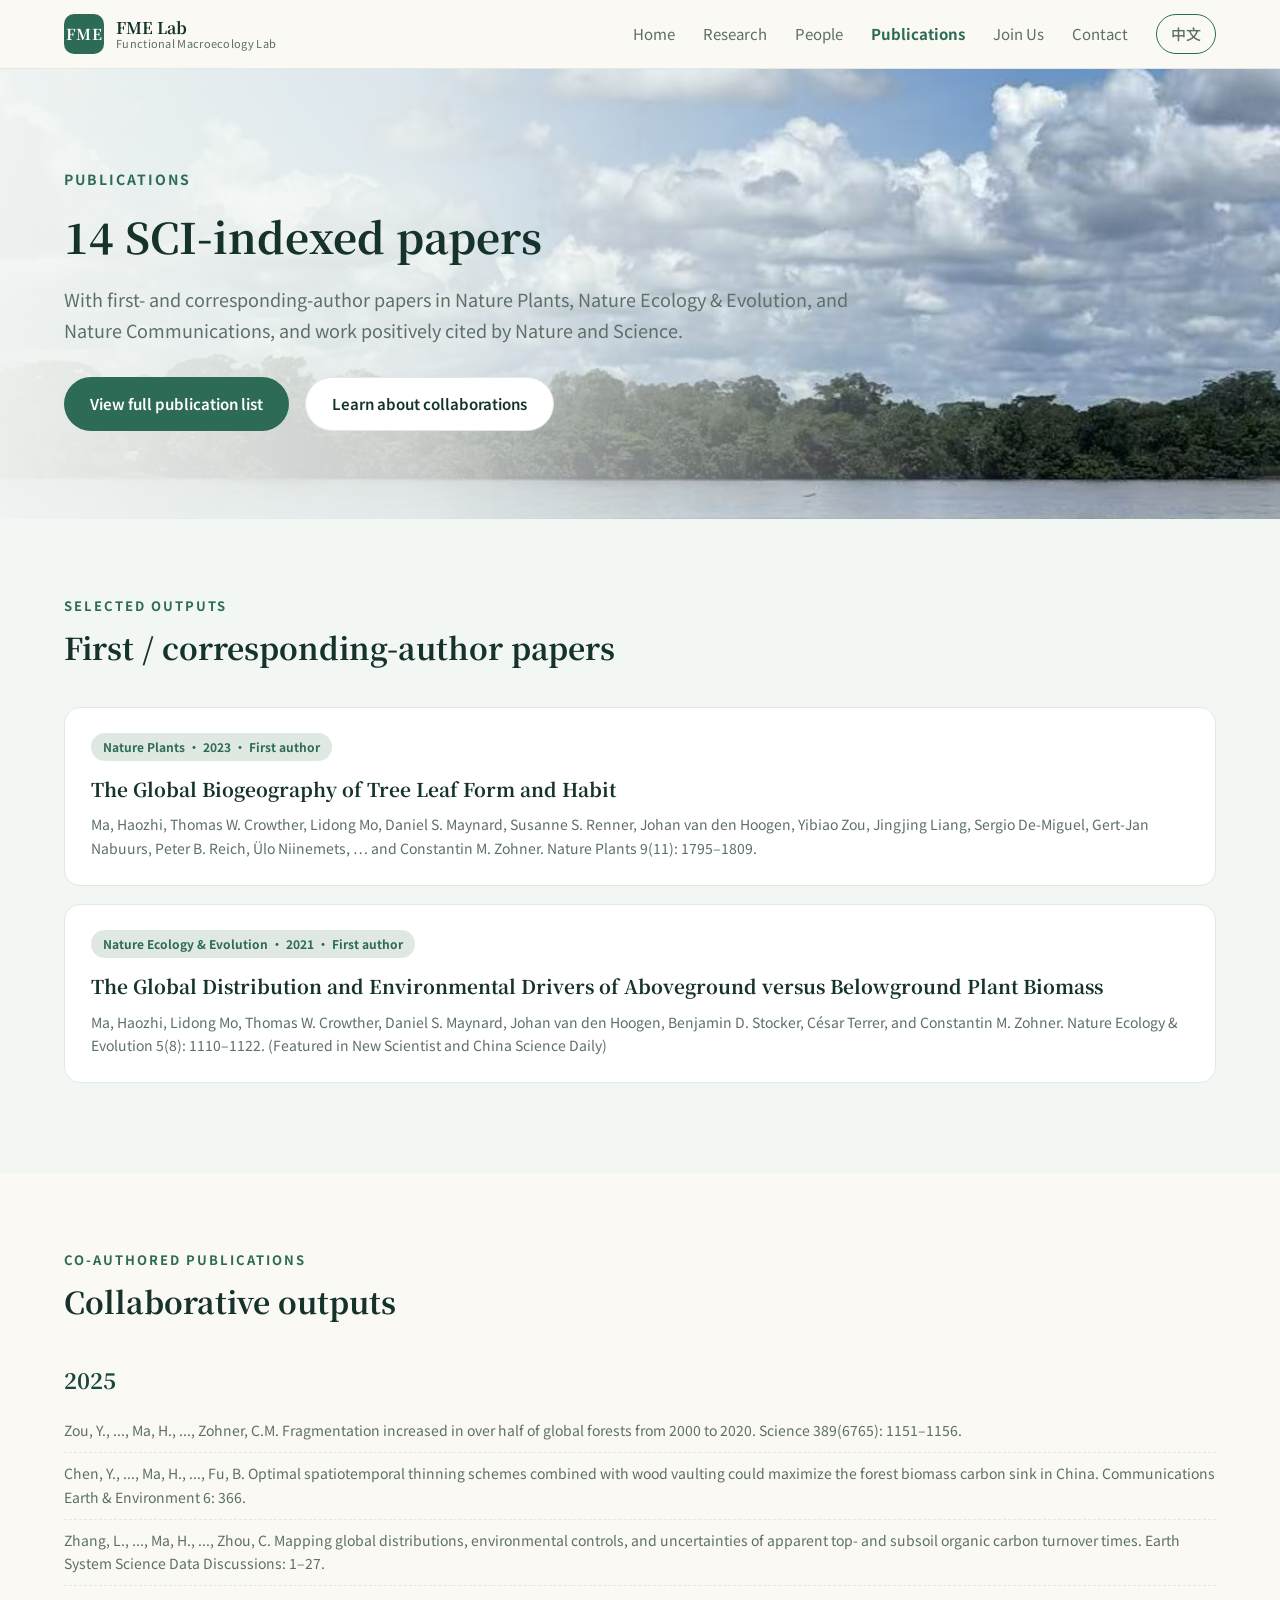
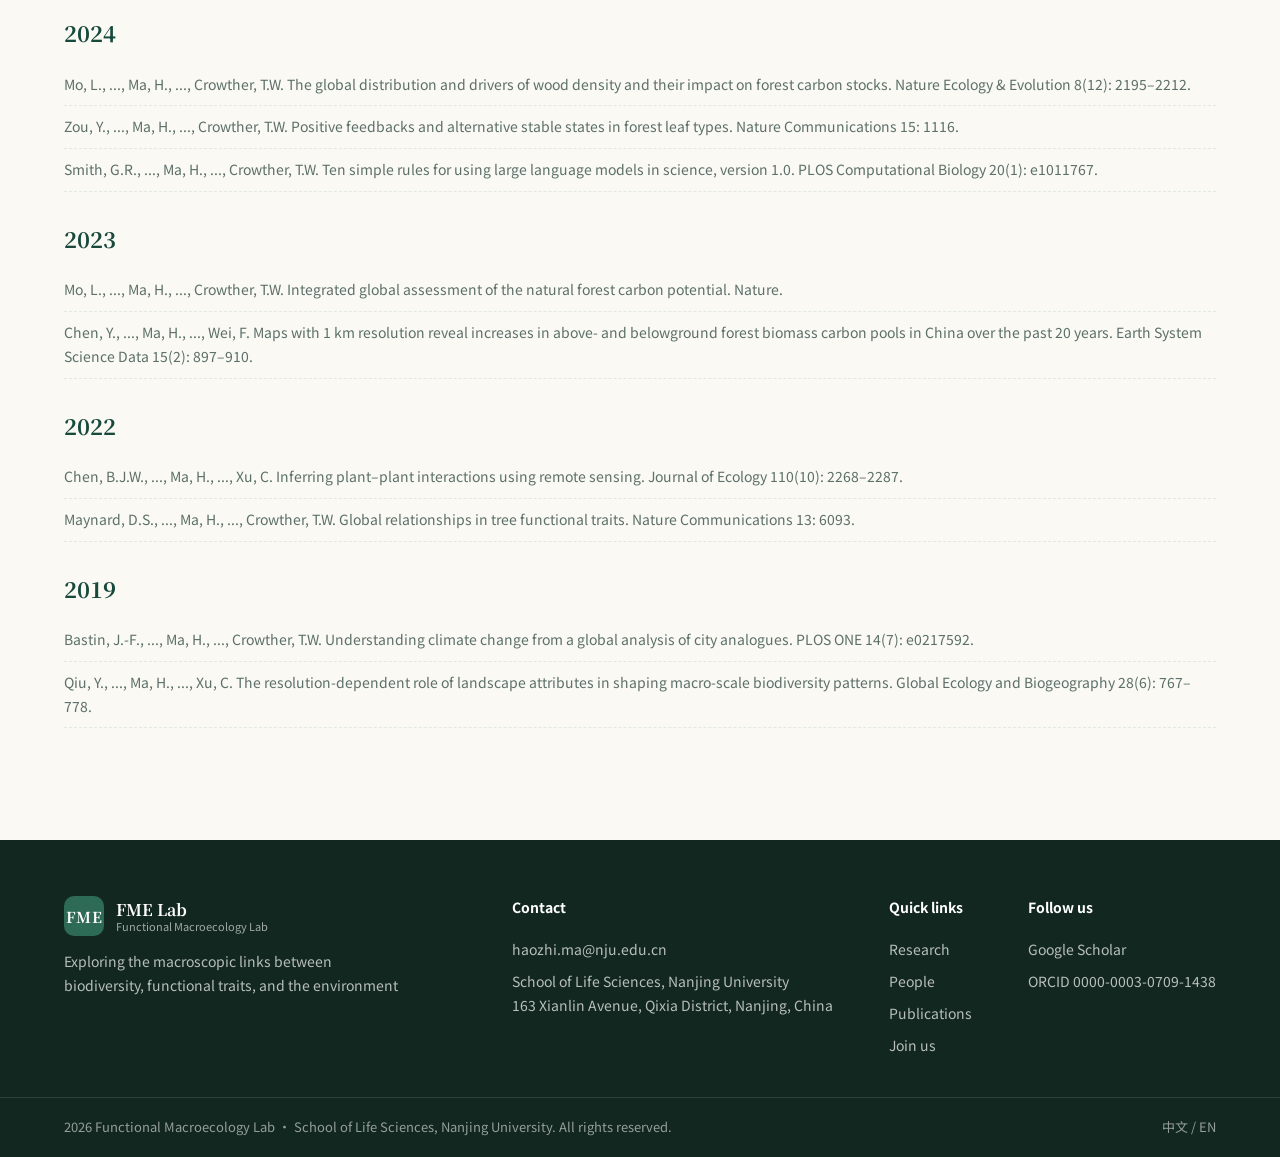
<file: en/publications.html>
<!doctype html>
<html lang="en">
<head>
  <meta charset="utf-8">
  <meta name="viewport" content="width=device-width, initial-scale=1">
  <title>Publications · Functional Macroecology Lab</title>
  <meta name="description" content="Selected and co-authored publications of Haozhi Ma, spanning Nature Plants, Nature Ecology & Evolution, Science, and more.">
  <link rel="preconnect" href="https://fonts.googleapis.com">
  <link rel="stylesheet" href="https://fonts.googleapis.com/css2?family=Noto+Serif+SC:wght@600;700&family=Noto+Sans+SC:wght@400;500;700&display=swap">
  <link rel="stylesheet" href="../css/styles.css">
</head>
<body>
  <header class="site-header">
    <div class="header-inner">
      <a class="brand" href="index.html">
        <div class="logo-mark">FME</div>
        <div class="brand-name">
          <span class="brand-zh">FME Lab</span>
          <span class="brand-en">Functional Macroecology Lab</span>
        </div>
      </a>
      <nav class="nav">
        <a href="index.html">Home</a>
        <a href="research.html">Research</a>
        <a href="people.html">People</a>
        <a href="publications.html" class="active">Publications</a>
        <a href="join.html">Join Us</a>
        <a href="contact.html">Contact</a>
        <a class="lang-switch" href="../publications.html">中文</a>
      </nav>
    </div>
  </header>

  <main>
    <section class="hero">
      <div class="container">
        <span class="hero-eyebrow">Publications</span>
        <h1 class="hero-h1">14 SCI-indexed papers</h1>
        <p class="hero-lead">With first- and corresponding-author papers in Nature Plants, Nature Ecology &amp; Evolution, and Nature Communications, and work positively cited by Nature and Science.</p>
        <div class="cta-row">
          <a class="btn btn-primary" href="#copub">View full publication list</a>
          <a class="btn btn-secondary" href="contact.html">Learn about collaborations</a>
        </div>
      </div>
    </section>

    <section class="section section--mist">
      <div class="container">
        <div class="section-head">
          <span class="section-eyebrow">Selected outputs</span>
          <h2 class="section-h2">First / corresponding-author papers</h2>
        </div>
        <div class="pub">
          <span class="pub-tag">Nature Plants · 2023 · First author</span>
          <div class="pub-title">The Global Biogeography of Tree Leaf Form and Habit</div>
          <div class="pub-meta">Ma, Haozhi, Thomas W. Crowther, Lidong Mo, Daniel S. Maynard, Susanne S. Renner, Johan van den Hoogen, Yibiao Zou, Jingjing Liang, Sergio De-Miguel, Gert-Jan Nabuurs, Peter B. Reich, Ülo Niinemets, … and Constantin M. Zohner. Nature Plants 9(11): 1795–1809.</div>
        </div>
        <div class="pub">
          <span class="pub-tag">Nature Ecology &amp; Evolution · 2021 · First author</span>
          <div class="pub-title">The Global Distribution and Environmental Drivers of Aboveground versus Belowground Plant Biomass</div>
          <div class="pub-meta">Ma, Haozhi, Lidong Mo, Thomas W. Crowther, Daniel S. Maynard, Johan van den Hoogen, Benjamin D. Stocker, César Terrer, and Constantin M. Zohner. Nature Ecology &amp; Evolution 5(8): 1110–1122. (Featured in New Scientist and China Science Daily)</div>
        </div>
      </div>
    </section>

    <section class="section section--cream" id="copub">
      <div class="container">
        <div class="section-head">
          <span class="section-eyebrow">Co-authored publications</span>
          <h2 class="section-h2">Collaborative outputs</h2>
        </div>

        <div class="copub-year">2025</div>
        <div class="copub">Zou, Y., ..., Ma, H., ..., Zohner, C.M. Fragmentation increased in over half of global forests from 2000 to 2020. Science 389(6765): 1151–1156.</div>
        <div class="copub">Chen, Y., ..., Ma, H., ..., Fu, B. Optimal spatiotemporal thinning schemes combined with wood vaulting could maximize the forest biomass carbon sink in China. Communications Earth &amp; Environment 6: 366.</div>
        <div class="copub">Zhang, L., ..., Ma, H., ..., Zhou, C. Mapping global distributions, environmental controls, and uncertainties of apparent top- and subsoil organic carbon turnover times. Earth System Science Data Discussions: 1–27.</div>

        <div class="copub-year">2024</div>
        <div class="copub">Mo, L., ..., Ma, H., ..., Crowther, T.W. The global distribution and drivers of wood density and their impact on forest carbon stocks. Nature Ecology &amp; Evolution 8(12): 2195–2212.</div>
        <div class="copub">Zou, Y., ..., Ma, H., ..., Crowther, T.W. Positive feedbacks and alternative stable states in forest leaf types. Nature Communications 15: 1116.</div>
        <div class="copub">Smith, G.R., ..., Ma, H., ..., Crowther, T.W. Ten simple rules for using large language models in science, version 1.0. PLOS Computational Biology 20(1): e1011767.</div>

        <div class="copub-year">2023</div>
        <div class="copub">Mo, L., ..., Ma, H., ..., Crowther, T.W. Integrated global assessment of the natural forest carbon potential. Nature.</div>
        <div class="copub">Chen, Y., ..., Ma, H., ..., Wei, F. Maps with 1 km resolution reveal increases in above- and belowground forest biomass carbon pools in China over the past 20 years. Earth System Science Data 15(2): 897–910.</div>

        <div class="copub-year">2022</div>
        <div class="copub">Chen, B.J.W., ..., Ma, H., ..., Xu, C. Inferring plant–plant interactions using remote sensing. Journal of Ecology 110(10): 2268–2287.</div>
        <div class="copub">Maynard, D.S., ..., Ma, H., ..., Crowther, T.W. Global relationships in tree functional traits. Nature Communications 13: 6093.</div>

        <div class="copub-year">2019</div>
        <div class="copub">Bastin, J.-F., ..., Ma, H., ..., Crowther, T.W. Understanding climate change from a global analysis of city analogues. PLOS ONE 14(7): e0217592.</div>
        <div class="copub">Qiu, Y., ..., Ma, H., ..., Xu, C. The resolution-dependent role of landscape attributes in shaping macro-scale biodiversity patterns. Global Ecology and Biogeography 28(6): 767–778.</div>
      </div>
    </section>
  </main>

  <footer class="site-footer">
    <div class="footer-top">
      <div class="footer-brand">
        <div style="display:flex;align-items:center;gap:12px;">
          <div class="logo-mark">FME</div>
          <div class="footer-brand-name">
            <span class="footer-brand-zh">FME Lab</span>
            <span class="footer-brand-en">Functional Macroecology Lab</span>
          </div>
        </div>
        <p class="footer-tagline">Exploring the macroscopic links between biodiversity, functional traits, and the environment</p>
      </div>
      <div class="footer-info">
        <div class="footer-col">
          <h4>Contact</h4>
          <a href="mailto:haozhi.ma@nju.edu.cn">haozhi.ma@nju.edu.cn</a>
          <p>School of Life Sciences, Nanjing University<br>163 Xianlin Avenue, Qixia District, Nanjing, China</p>
        </div>
        <div class="footer-col">
          <h4>Quick links</h4>
          <a href="research.html">Research</a>
          <a href="people.html">People</a>
          <a href="publications.html">Publications</a>
          <a href="join.html">Join us</a>
        </div>
        <div class="footer-col">
          <h4>Follow us</h4>
          <a href="https://scholar.google.ch/citations?hl=en&amp;user=D3ysEKcAAAAJ" target="_blank" rel="noopener">Google Scholar</a>
          <a href="https://orcid.org/0000-0003-0709-1438" target="_blank" rel="noopener">ORCID 0000-0003-0709-1438</a>
        </div>
      </div>
    </div>
    <div class="footer-bottom">
      <div class="footer-bottom-inner">
        <span>2026 Functional Macroecology Lab · School of Life Sciences, Nanjing University. All rights reserved.</span>
        <span>中文 / EN</span>
      </div>
    </div>
  </footer>
</body>
</html>
</file>
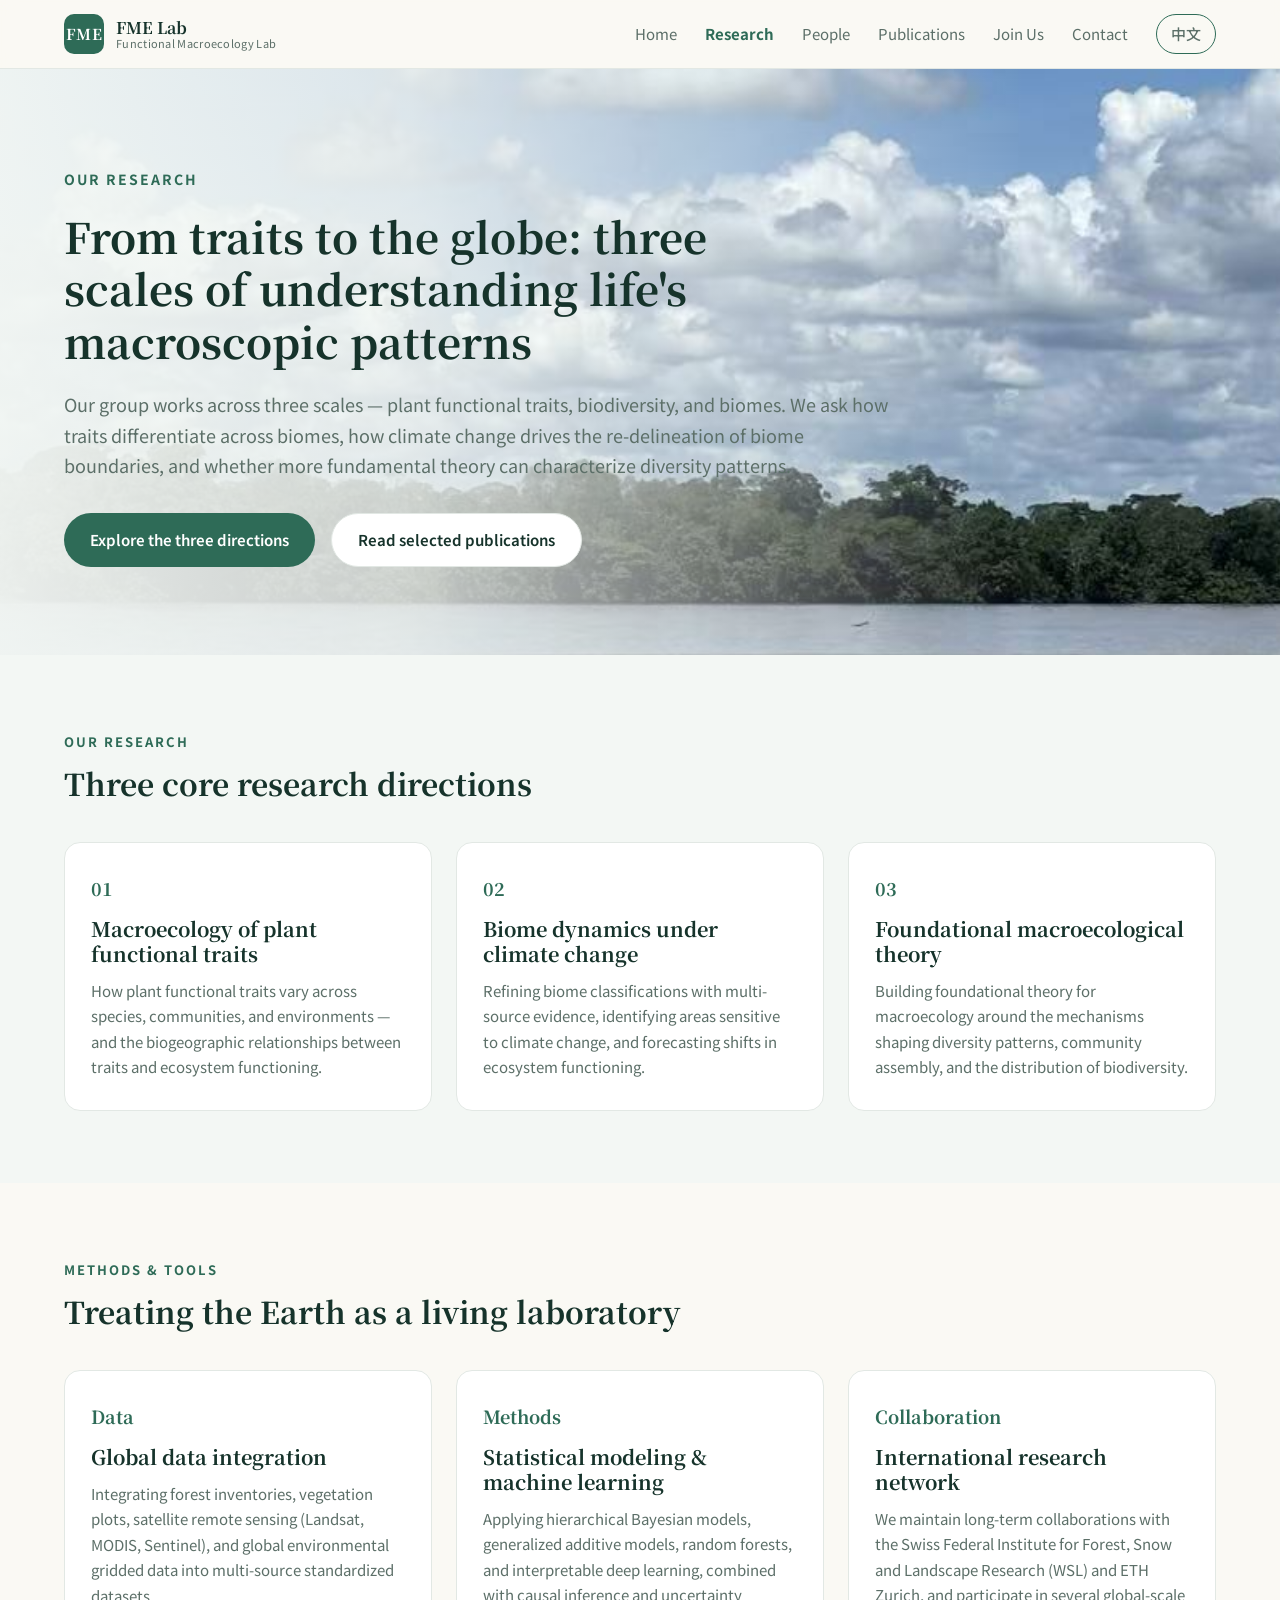
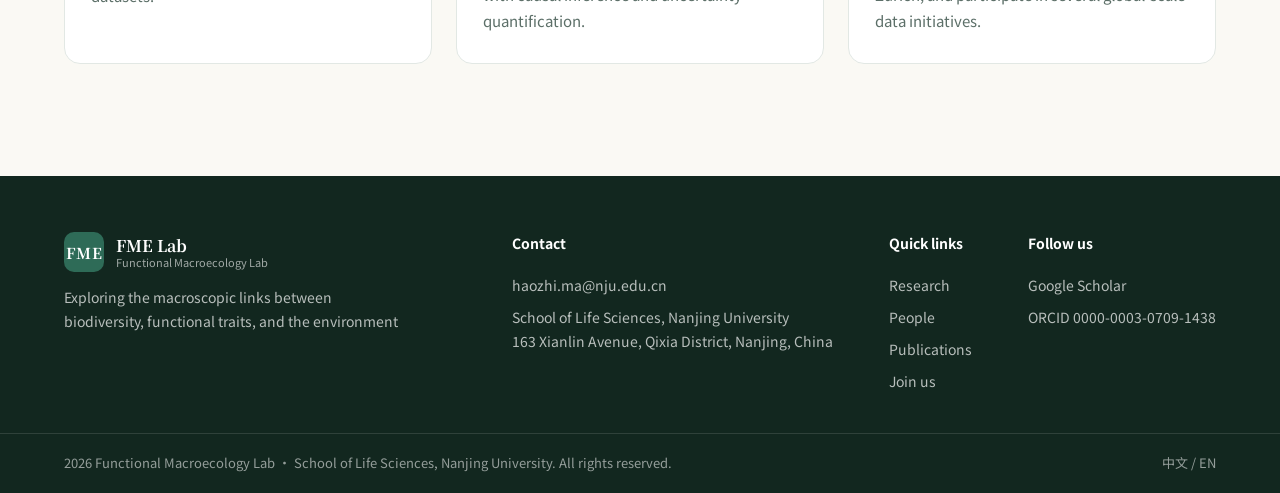
<file: en/research.html>
<!doctype html>
<html lang="en">
<head>
  <meta charset="utf-8">
  <meta name="viewport" content="width=device-width, initial-scale=1">
  <title>Research · Functional Macroecology Lab</title>
  <meta name="description" content="Three core research directions of the Functional Macroecology Lab: macroecology of plant functional traits, biome dynamics under climate change, and foundational macroecological theory.">
  <link rel="preconnect" href="https://fonts.googleapis.com">
  <link rel="stylesheet" href="https://fonts.googleapis.com/css2?family=Noto+Serif+SC:wght@600;700&family=Noto+Sans+SC:wght@400;500;700&display=swap">
  <link rel="stylesheet" href="../css/styles.css">
</head>
<body>
  <header class="site-header">
    <div class="header-inner">
      <a class="brand" href="index.html">
        <div class="logo-mark">FME</div>
        <div class="brand-name">
          <span class="brand-zh">FME Lab</span>
          <span class="brand-en">Functional Macroecology Lab</span>
        </div>
      </a>
      <nav class="nav">
        <a href="index.html">Home</a>
        <a href="research.html" class="active">Research</a>
        <a href="people.html">People</a>
        <a href="publications.html">Publications</a>
        <a href="join.html">Join Us</a>
        <a href="contact.html">Contact</a>
        <a class="lang-switch" href="../research.html">中文</a>
      </nav>
    </div>
  </header>

  <main>
    <section class="hero">
      <div class="container">
        <span class="hero-eyebrow">Our research</span>
        <h1 class="hero-h1">From traits to the globe: three scales of understanding life's macroscopic patterns</h1>
        <p class="hero-lead">Our group works across three scales — plant functional traits, biodiversity, and biomes. We ask how traits differentiate across biomes, how climate change drives the re-delineation of biome boundaries, and whether more fundamental theory can characterize diversity patterns.</p>
        <div class="cta-row">
          <a class="btn btn-primary" href="#directions">Explore the three directions</a>
          <a class="btn btn-secondary" href="publications.html">Read selected publications</a>
        </div>
      </div>
    </section>

    <section class="section section--mist" id="directions">
      <div class="container">
        <div class="section-head">
          <span class="section-eyebrow">Our research</span>
          <h2 class="section-h2">Three core research directions</h2>
        </div>
        <div class="grid-3">
          <div class="card">
            <div class="card-num">01</div>
            <h3 class="card-h3">Macroecology of plant functional traits</h3>
            <p class="card-body">How plant functional traits vary across species, communities, and environments — and the biogeographic relationships between traits and ecosystem functioning.</p>
          </div>
          <div class="card">
            <div class="card-num">02</div>
            <h3 class="card-h3">Biome dynamics under climate change</h3>
            <p class="card-body">Refining biome classifications with multi-source evidence, identifying areas sensitive to climate change, and forecasting shifts in ecosystem functioning.</p>
          </div>
          <div class="card">
            <div class="card-num">03</div>
            <h3 class="card-h3">Foundational macroecological theory</h3>
            <p class="card-body">Building foundational theory for macroecology around the mechanisms shaping diversity patterns, community assembly, and the distribution of biodiversity.</p>
          </div>
        </div>
      </div>
    </section>

    <section class="section section--cream">
      <div class="container">
        <div class="section-head">
          <span class="section-eyebrow">Methods &amp; tools</span>
          <h2 class="section-h2">Treating the Earth as a living laboratory</h2>
        </div>
        <div class="grid-3">
          <div class="card">
            <div class="card-num">Data</div>
            <h3 class="card-h3">Global data integration</h3>
            <p class="card-body">Integrating forest inventories, vegetation plots, satellite remote sensing (Landsat, MODIS, Sentinel), and global environmental gridded data into multi-source standardized datasets.</p>
          </div>
          <div class="card">
            <div class="card-num">Methods</div>
            <h3 class="card-h3">Statistical modeling &amp; machine learning</h3>
            <p class="card-body">Applying hierarchical Bayesian models, generalized additive models, random forests, and interpretable deep learning, combined with causal inference and uncertainty quantification.</p>
          </div>
          <div class="card">
            <div class="card-num">Collaboration</div>
            <h3 class="card-h3">International research network</h3>
            <p class="card-body">We maintain long-term collaborations with the Swiss Federal Institute for Forest, Snow and Landscape Research (WSL) and ETH Zurich, and participate in several global-scale data initiatives.</p>
          </div>
        </div>
      </div>
    </section>
  </main>

  <footer class="site-footer">
    <div class="footer-top">
      <div class="footer-brand">
        <div style="display:flex;align-items:center;gap:12px;">
          <div class="logo-mark">FME</div>
          <div class="footer-brand-name">
            <span class="footer-brand-zh">FME Lab</span>
            <span class="footer-brand-en">Functional Macroecology Lab</span>
          </div>
        </div>
        <p class="footer-tagline">Exploring the macroscopic links between biodiversity, functional traits, and the environment</p>
      </div>
      <div class="footer-info">
        <div class="footer-col">
          <h4>Contact</h4>
          <a href="mailto:haozhi.ma@nju.edu.cn">haozhi.ma@nju.edu.cn</a>
          <p>School of Life Sciences, Nanjing University<br>163 Xianlin Avenue, Qixia District, Nanjing, China</p>
        </div>
        <div class="footer-col">
          <h4>Quick links</h4>
          <a href="research.html">Research</a>
          <a href="people.html">People</a>
          <a href="publications.html">Publications</a>
          <a href="join.html">Join us</a>
        </div>
        <div class="footer-col">
          <h4>Follow us</h4>
          <a href="https://scholar.google.ch/citations?hl=en&amp;user=D3ysEKcAAAAJ" target="_blank" rel="noopener">Google Scholar</a>
          <a href="https://orcid.org/0000-0003-0709-1438" target="_blank" rel="noopener">ORCID 0000-0003-0709-1438</a>
        </div>
      </div>
    </div>
    <div class="footer-bottom">
      <div class="footer-bottom-inner">
        <span>2026 Functional Macroecology Lab · School of Life Sciences, Nanjing University. All rights reserved.</span>
        <span>中文 / EN</span>
      </div>
    </div>
  </footer>
</body>
</html>
</file>
<file: css/styles.css>
/* =========================================================
   FME Lab · Functional Macroecology Lab
   Static site styles — tokens match the Ardot design file
   ========================================================= */

:root {
  --ink:        #16332B;   /* 主文字 / 深墨绿 */
  --muted:      #5C6F68;   /* 次级文字 */
  --green:      #2E6B57;   /* 主题绿 */
  --green-deep: #17493C;   /* 深绿（暗带） */
  --sage:       #DFE9E1;   /* 浅绿底 */
  --mist:       #F3F7F4;   /* 雾白底 */
  --cream:      #FAF9F4;   /* 页面底色 */
  --footer:     #12271F;   /* 页脚深底 */
  --white:      #FFFFFF;
  --line:       #E2E8E4;   /* 描边 */

  --serif: "Noto Serif SC", "Source Han Serif SC", "Songti SC", "SimSun", serif;
  --sans:  "Noto Sans SC", "PingFang SC", "Microsoft YaHei", "Hiragino Sans GB", sans-serif;

  --maxw: 1200px;
  --radius: 16px;
}

* { box-sizing: border-box; margin: 0; padding: 0; }

html { scroll-behavior: smooth; }

body {
  font-family: var(--sans);
  color: var(--ink);
  background: var(--cream);
  line-height: 1.7;
  font-size: 16px;
  -webkit-font-smoothing: antialiased;
}

a { color: inherit; text-decoration: none; }

h1, h2, h3 { font-family: var(--serif); font-weight: 700; line-height: 1.25; color: var(--ink); }

.container { max-width: var(--maxw); margin: 0 auto; padding: 0 24px; }

/* ---------------- Header ---------------- */
.site-header {
  position: sticky; top: 0; z-index: 50;
  background: rgba(250, 249, 244, 0.92);
  backdrop-filter: blur(8px);
  border-bottom: 1px solid var(--line);
}
.header-inner {
  max-width: var(--maxw); margin: 0 auto; padding: 14px 24px;
  display: flex; align-items: center; justify-content: space-between; gap: 24px;
}
.brand { display: flex; align-items: center; gap: 12px; }
.logo-mark {
  width: 40px; height: 40px; border-radius: 10px;
  background: var(--green); color: #fff;
  display: flex; align-items: center; justify-content: center;
  font-family: var(--serif); font-weight: 700; font-size: 15px; letter-spacing: .5px;
}
.brand-name { display: flex; flex-direction: column; line-height: 1.2; }
.brand-zh { font-family: var(--serif); font-weight: 700; font-size: 16px; color: var(--ink); }
.brand-en { font-size: 11px; color: var(--muted); letter-spacing: .3px; }

.nav { display: flex; align-items: center; gap: 28px; }
.nav a { font-size: 15px; color: var(--muted); transition: color .2s; }
.nav a:hover { color: var(--ink); }
.nav a.active { color: var(--green); font-weight: 700; }
.lang-switch {
  border: 1px solid var(--green); color: var(--green);
  padding: 6px 14px; border-radius: 999px; font-size: 14px; font-weight: 500;
  transition: background .2s, color .2s;
}
.lang-switch:hover { background: var(--green); color: #fff; }

/* ---------------- Hero ---------------- */
.hero {
  position: relative;
  background: var(--mist) url('../assets/hero-bg.jpg') center / cover no-repeat;
  padding: 96px 0 88px;
  overflow: hidden;
}
.hero::before {
  content: '';
  position: absolute;
  inset: 0;
  background: linear-gradient(to right,
    rgba(243,247,244,0.96) 0%,
    rgba(243,247,244,0.82) 32%,
    rgba(243,247,244,0.40) 58%,
    rgba(243,247,244,0)    80%);
  z-index: 0;
}
.hero .container { position: relative; z-index: 1; }
.hero-eyebrow {
  display: inline-block; font-size: 14px; letter-spacing: 2px; text-transform: uppercase;
  color: var(--green); font-weight: 700; margin-bottom: 18px;
}
.hero-h1 { font-size: 42px; max-width: 16em; margin-bottom: 22px; }
.hero-lead { font-size: 18px; color: var(--muted); max-width: 46em; }
.cta-row { display: flex; gap: 16px; margin-top: 32px; flex-wrap: wrap; }
.btn {
  display: inline-flex; align-items: center; justify-content: center;
  padding: 13px 26px; border-radius: 999px; font-size: 15px; font-weight: 600;
  transition: transform .15s, box-shadow .2s, background .2s; cursor: pointer;
}
.btn-primary { background: var(--green); color: #fff; }
.btn-primary:hover { background: var(--green-deep); transform: translateY(-1px); }
.btn-secondary { background: #fff; color: var(--ink); border: 1px solid var(--line); }
.btn-secondary:hover { border-color: var(--green); color: var(--green); }

/* ---------------- Section scaffolding ---------------- */
.section { padding: 72px 0; }
.section--mist { background: var(--mist); }
.section--cream { background: var(--cream); }
.section-head { margin-bottom: 40px; }
.section-eyebrow {
  display: inline-block; font-size: 13px; letter-spacing: 2px; text-transform: uppercase;
  color: var(--green); font-weight: 700; margin-bottom: 12px;
}
.section-h2 { font-size: 30px; }

/* ---------------- Stats band ---------------- */
.stats { display: grid; grid-template-columns: repeat(4, 1fr); gap: 24px; margin-top: 8px; }
.stat { background: #fff; border: 1px solid var(--line); border-radius: var(--radius); padding: 26px 24px; }
.stat-num { font-family: var(--serif); font-size: 34px; font-weight: 700; color: var(--green); }
.stat-label { font-size: 14px; color: var(--muted); margin-top: 6px; }

/* ---------------- Card grids ---------------- */
.grid-3 { display: grid; grid-template-columns: repeat(3, 1fr); gap: 24px; }
.card {
  background: #fff; border: 1px solid var(--line); border-radius: var(--radius);
  padding: 30px 26px; transition: box-shadow .2s, transform .2s;
}
.card:hover { box-shadow: 0 10px 30px rgba(23,73,60,.10); transform: translateY(-2px); }
.card-num { font-family: var(--serif); font-size: 18px; font-weight: 700; color: var(--green); }
.card-h3 { font-size: 20px; margin: 12px 0 12px; }
.card-body { font-size: 15px; color: var(--muted); }

/* ---------------- Split ---------------- */
.split { display: grid; grid-template-columns: 1fr 1fr; gap: 56px; align-items: center; }
.split-eyebrow { color: var(--green); font-weight: 700; letter-spacing: 1px; font-size: 14px; }
.split-h2 { font-size: 30px; margin-top: 12px; }
.split-body { font-size: 17px; color: var(--muted); margin-top: 18px; }
.split-visual {
  height: 320px; border-radius: var(--radius);
  background: linear-gradient(135deg, var(--sage), var(--mist));
  border: 1px solid var(--line);
}

/* ---------------- PI section ---------------- */
.pi { display: grid; grid-template-columns: 340px 1fr; gap: 48px; align-items: start; }
.pi-photo {
  height: 420px; border-radius: var(--radius); background: var(--sage);
  border: 1px solid var(--line);
  display: flex; flex-direction: column; align-items: center; justify-content: center;
  color: var(--muted); text-align: center; padding: 24px; gap: 8px;
}
.pi-photo .photo-label { font-family: var(--serif); font-size: 18px; color: var(--ink); font-weight: 700; }
.pi-photo .photo-hint { font-size: 13px; }
.pi-photo img { width: 100%; height: 100%; object-fit: cover; border-radius: calc(var(--radius) - 1px); }
.pi-name { font-family: var(--serif); font-size: 28px; font-weight: 700; }
.pi-sub { color: var(--green); font-weight: 600; margin: 6px 0 18px; }
.pi-bio { font-size: 16px; color: var(--muted); }
.pi-timeline { margin-top: 22px; border-top: 1px solid var(--line); padding-top: 18px; }
.pi-timeline div { font-size: 14px; color: var(--muted); padding: 5px 0; border-bottom: 1px dashed var(--line); }
.pi-links { display: flex; gap: 14px; margin-top: 22px; flex-wrap: wrap; }
.pi-links a { font-size: 14px; color: var(--green); border: 1px solid var(--line); padding: 8px 16px; border-radius: 999px; }
.pi-links a:hover { background: var(--green); color: #fff; border-color: var(--green); }

/* ---------------- Team ---------------- */
.team-grid { display: grid; grid-template-columns: repeat(4, 1fr); gap: 22px; }
.team-card { background: #fff; border: 1px solid var(--line); border-radius: var(--radius); padding: 26px 22px; }
.team-tag { font-size: 13px; color: var(--green); font-weight: 700; letter-spacing: .5px; }
.team-role { font-family: var(--serif); font-size: 19px; font-weight: 700; margin: 8px 0 10px; }
.team-desc { font-size: 14px; color: var(--muted); }

/* ---------------- Publications ---------------- */
.pub { background: #fff; border: 1px solid var(--line); border-radius: var(--radius); padding: 24px 26px; margin-bottom: 18px; }
.pub-tag { display: inline-block; font-size: 12px; font-weight: 700; color: var(--green); background: var(--sage); padding: 4px 12px; border-radius: 999px; margin-bottom: 12px; }
.pub-title { font-family: var(--serif); font-size: 19px; font-weight: 700; margin-bottom: 8px; }
.pub-meta { font-size: 14px; color: var(--muted); }
.copub-year { font-family: var(--serif); font-size: 22px; font-weight: 700; color: var(--green-deep); margin: 28px 0 12px; }
.copub { font-size: 14px; color: var(--muted); padding: 9px 0; border-bottom: 1px dashed var(--line); }

/* ---------------- Join positions ---------------- */
.pos-grid { display: grid; grid-template-columns: repeat(2, 1fr); gap: 22px; }
.pos-card { background: #fff; border: 1px solid var(--line); border-radius: var(--radius); padding: 28px 26px; }
.pos-role { font-family: var(--serif); font-size: 21px; font-weight: 700; margin-bottom: 12px; }
.pos-desc { font-size: 15px; color: var(--muted); }
.apply-step { display: grid; grid-template-columns: 48px 1fr; gap: 18px; align-items: start; margin-bottom: 22px; }
.apply-num { width: 48px; height: 48px; border-radius: 50%; background: var(--green); color: #fff; display: flex; align-items: center; justify-content: center; font-family: var(--serif); font-weight: 700; font-size: 18px; }
.apply-title { font-family: var(--serif); font-size: 19px; font-weight: 700; }
.apply-desc { font-size: 15px; color: var(--muted); margin-top: 4px; }

/* ---------------- Join banner ---------------- */
.join-banner { background: var(--green-deep); color: #fff; border-radius: var(--radius); padding: 56px 48px; display: flex; align-items: center; justify-content: space-between; gap: 32px; flex-wrap: wrap; }
.join-banner h2 { color: #fff; font-size: 28px; }
.join-banner p { color: rgba(255,255,255,.82); margin-top: 10px; max-width: 40em; }
.join-banner .btn-primary { background: #fff; color: var(--green-deep); }
.join-banner .btn-primary:hover { background: var(--sage); }

/* ---------------- Collab band ---------------- */
.collab { background: var(--green); color: #fff; border-radius: var(--radius); padding: 56px 48px; }
.collab h2 { color: #fff; font-size: 28px; }
.collab p { color: rgba(255,255,255,.88); margin-top: 14px; max-width: 60em; font-size: 16px; }
.collab .btn-primary { background: #fff; color: var(--green); margin-top: 24px; }
.collab .btn-primary:hover { background: var(--sage); }

/* ---------------- Contact ---------------- */
.contact-grid { display: grid; grid-template-columns: repeat(auto-fit, minmax(260px, 1fr)); gap: 22px; }
.contact-card { background: #fff; border: 1px solid var(--line); border-radius: var(--radius); padding: 30px 26px; }
.contact-label { font-size: 13px; color: var(--green); font-weight: 700; letter-spacing: .5px; }
.contact-value { font-family: var(--serif); font-size: 20px; font-weight: 700; margin: 10px 0 8px; word-break: break-word; }
.contact-note { font-size: 14px; color: var(--muted); }

/* ---------------- Footer ---------------- */
.site-footer { background: var(--footer); color: rgba(255,255,255,.78); margin-top: 40px; }
.footer-top { max-width: var(--maxw); margin: 0 auto; padding: 56px 24px 36px; display: flex; justify-content: space-between; gap: 40px; flex-wrap: wrap; }
.footer-brand .logo-mark { background: var(--green); }
.footer-brand-name { display: flex; flex-direction: column; line-height: 1.25; }
.footer-brand-zh { font-family: var(--serif); font-weight: 700; color: #fff; font-size: 16px; }
.footer-brand-en { font-size: 11px; color: rgba(255,255,255,.6); }
.footer-tagline { color: rgba(255,255,255,.7); font-size: 14px; margin-top: 14px; max-width: 24em; }
.footer-info { display: flex; gap: 56px; flex-wrap: wrap; }
.footer-col h4 { color: #fff; font-size: 14px; font-weight: 700; margin-bottom: 14px; font-family: var(--sans); }
.footer-col a, .footer-col p { display: block; color: rgba(255,255,255,.7); font-size: 14px; padding: 4px 0; }
.footer-col a:hover { color: #fff; }
.footer-bottom { border-top: 1px solid rgba(255,255,255,.12); }
.footer-bottom-inner { max-width: var(--maxw); margin: 0 auto; padding: 18px 24px; display: flex; justify-content: space-between; font-size: 13px; color: rgba(255,255,255,.55); flex-wrap: wrap; gap: 8px; }

/* ---------------- Responsive ---------------- */
@media (max-width: 900px) {
  .hero-h1 { font-size: 32px; }
  .split, .pi { grid-template-columns: 1fr; }
  .pi-photo { height: 320px; }
  .stats, .grid-3, .team-grid, .contact-grid { grid-template-columns: 1fr 1fr; }
  .pos-grid { grid-template-columns: 1fr; }
  .nav { gap: 16px; }
  .nav a { font-size: 14px; }
}
@media (max-width: 560px) {
  .header-inner { flex-wrap: wrap; }
  .stats, .grid-3, .team-grid, .contact-grid { grid-template-columns: 1fr; }
  .hero-h1 { font-size: 27px; }
  .footer-top { flex-direction: column; }
}
</file>
